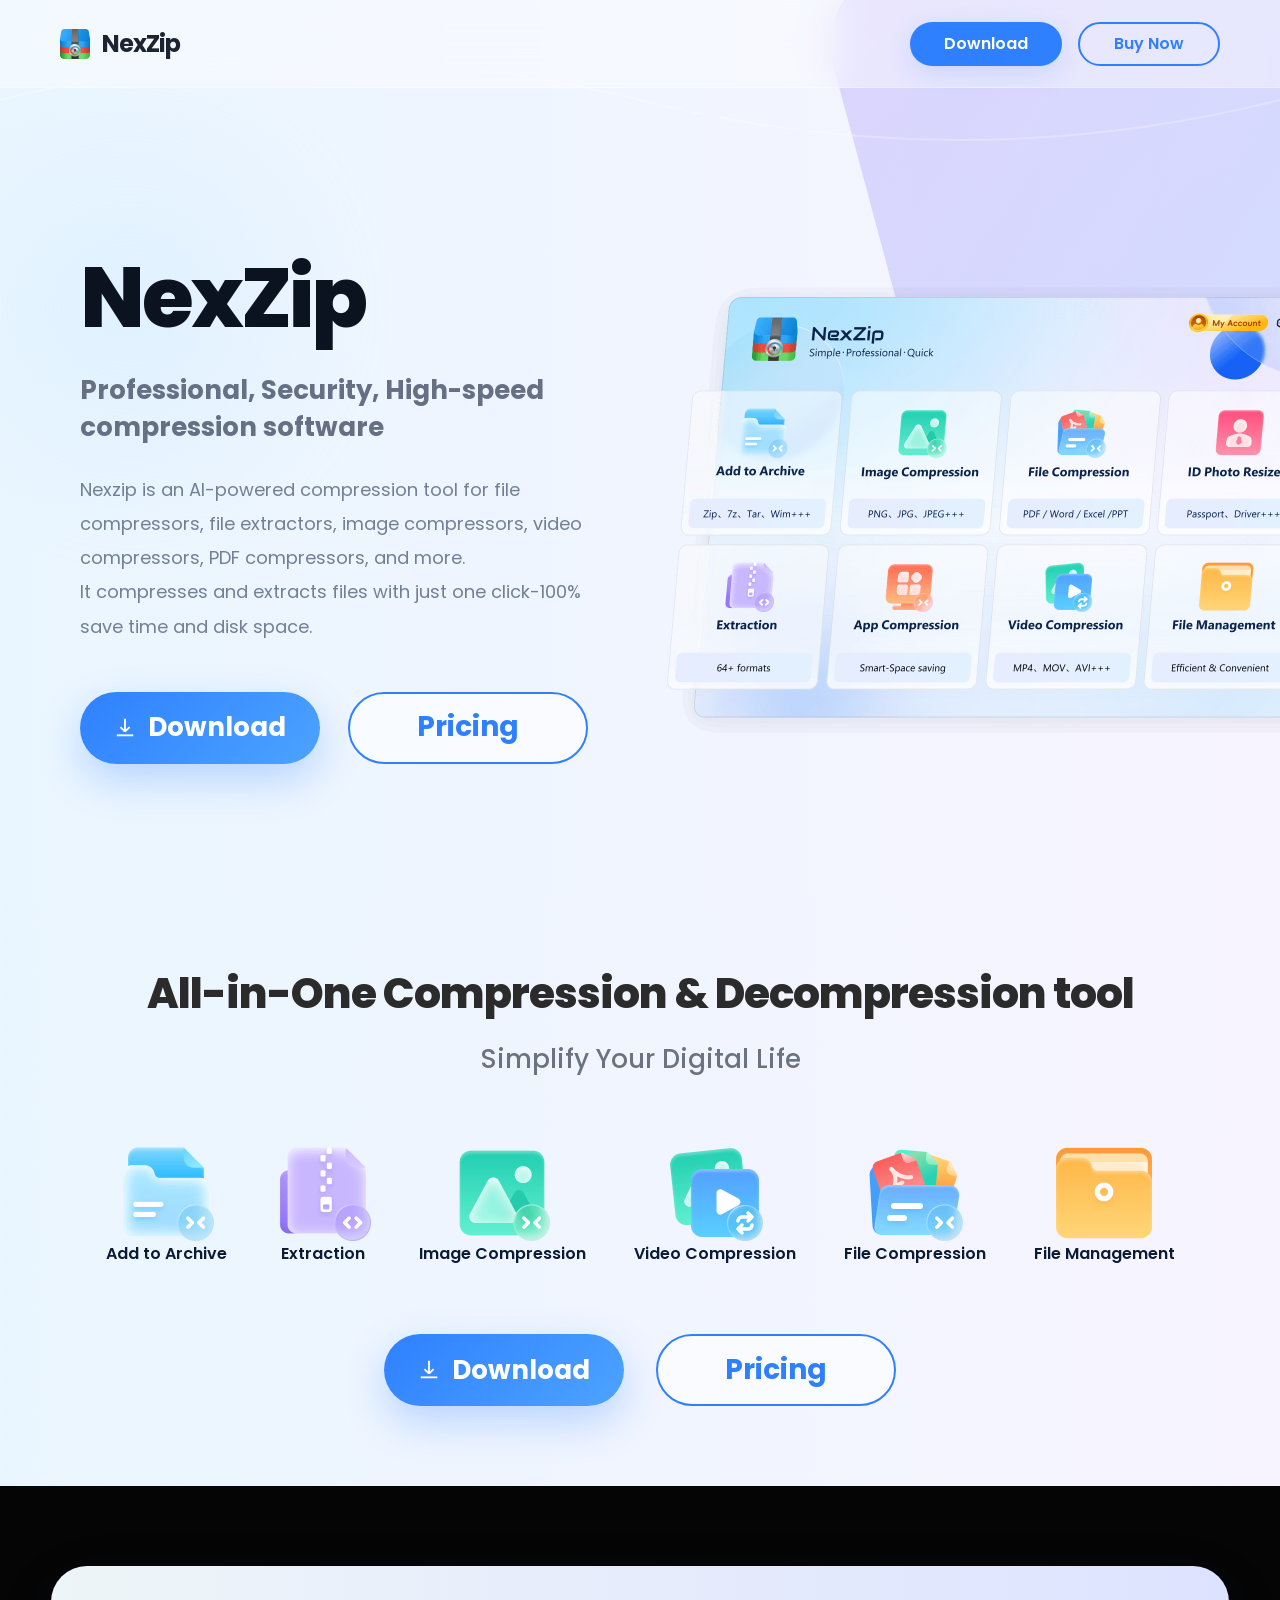
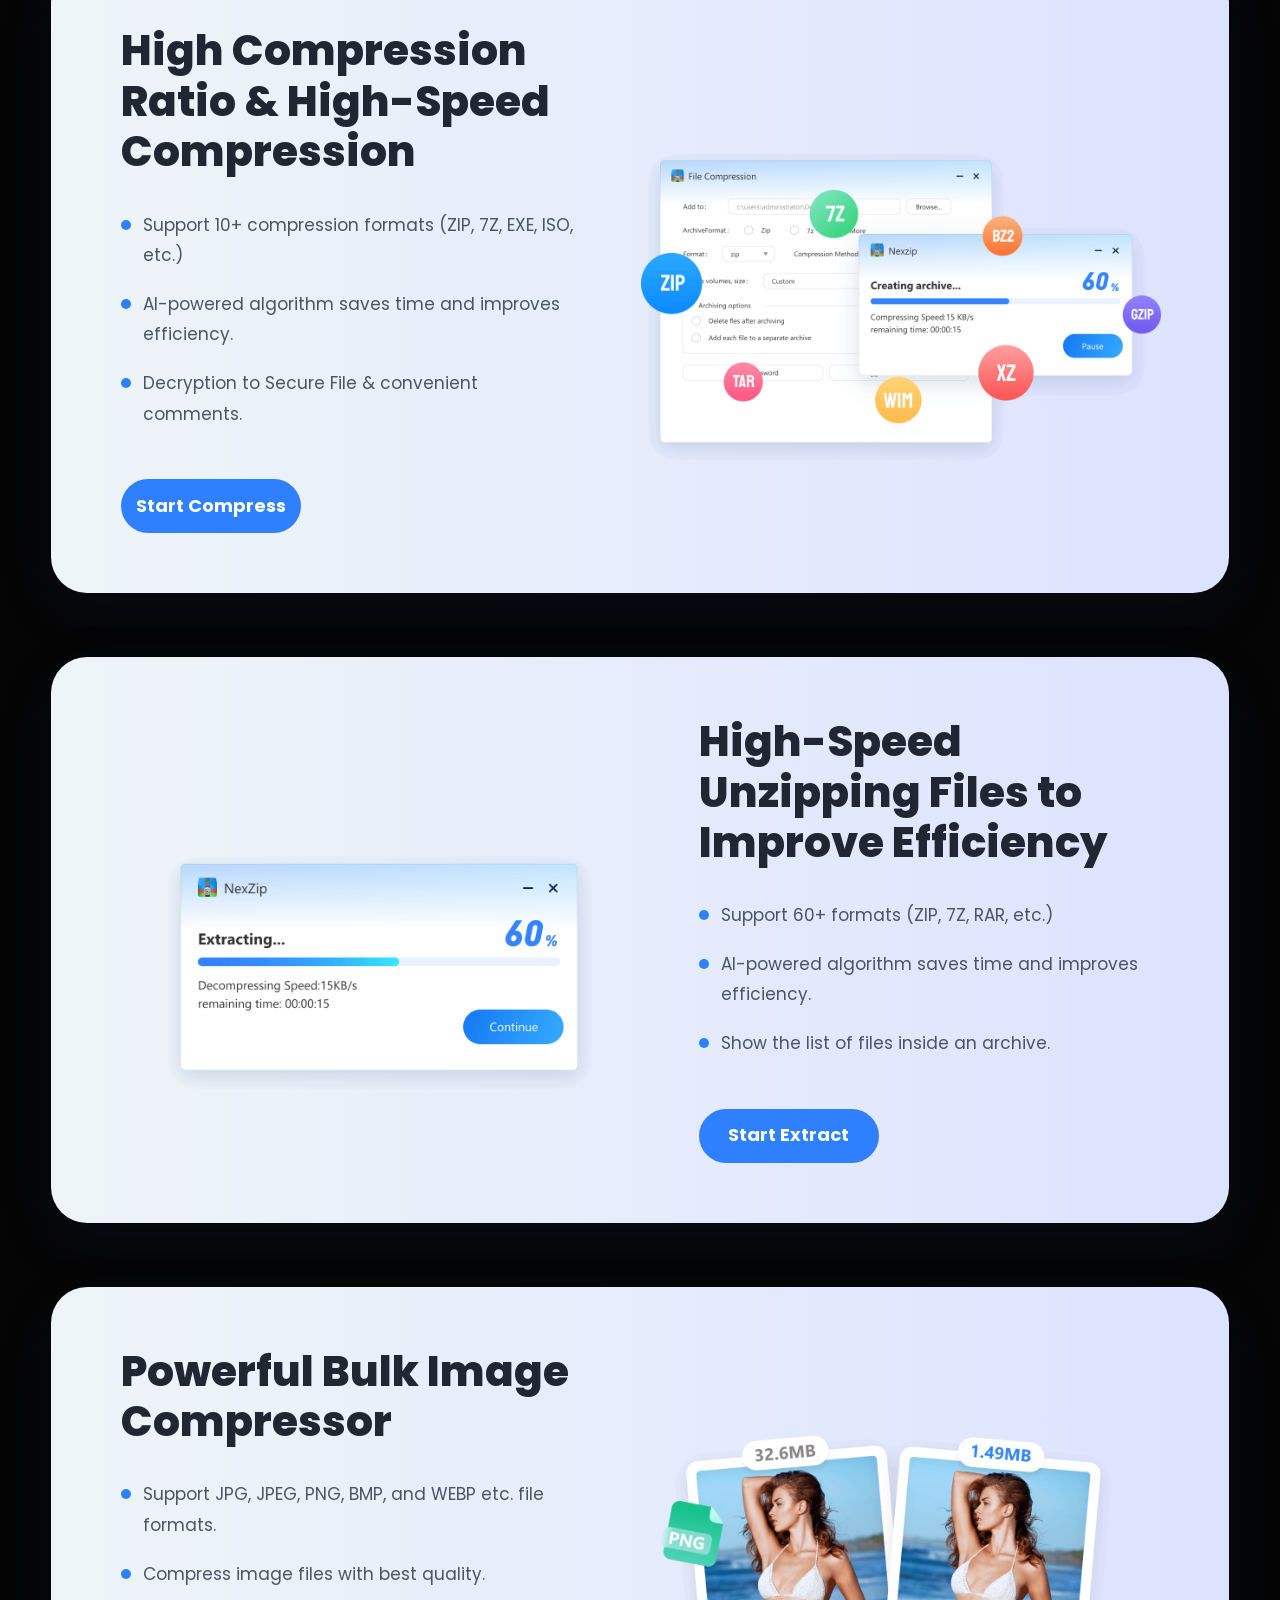
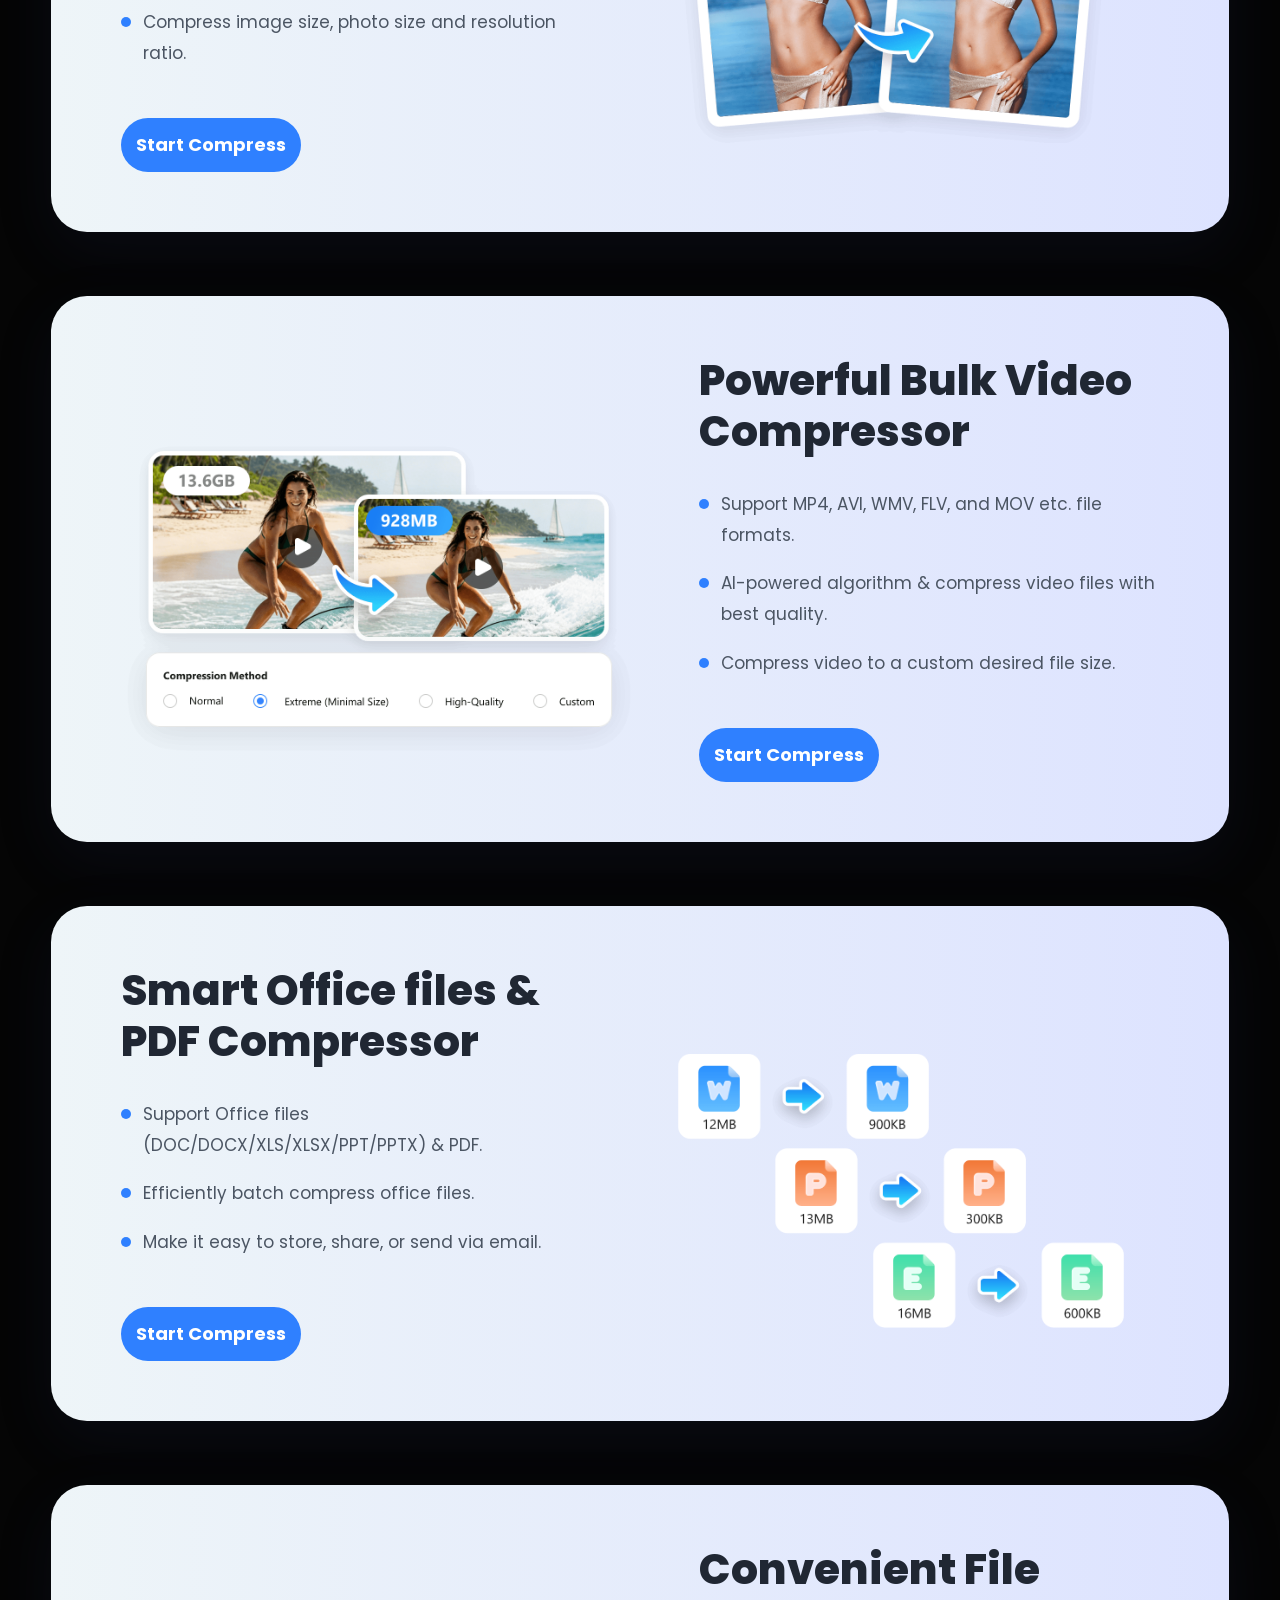
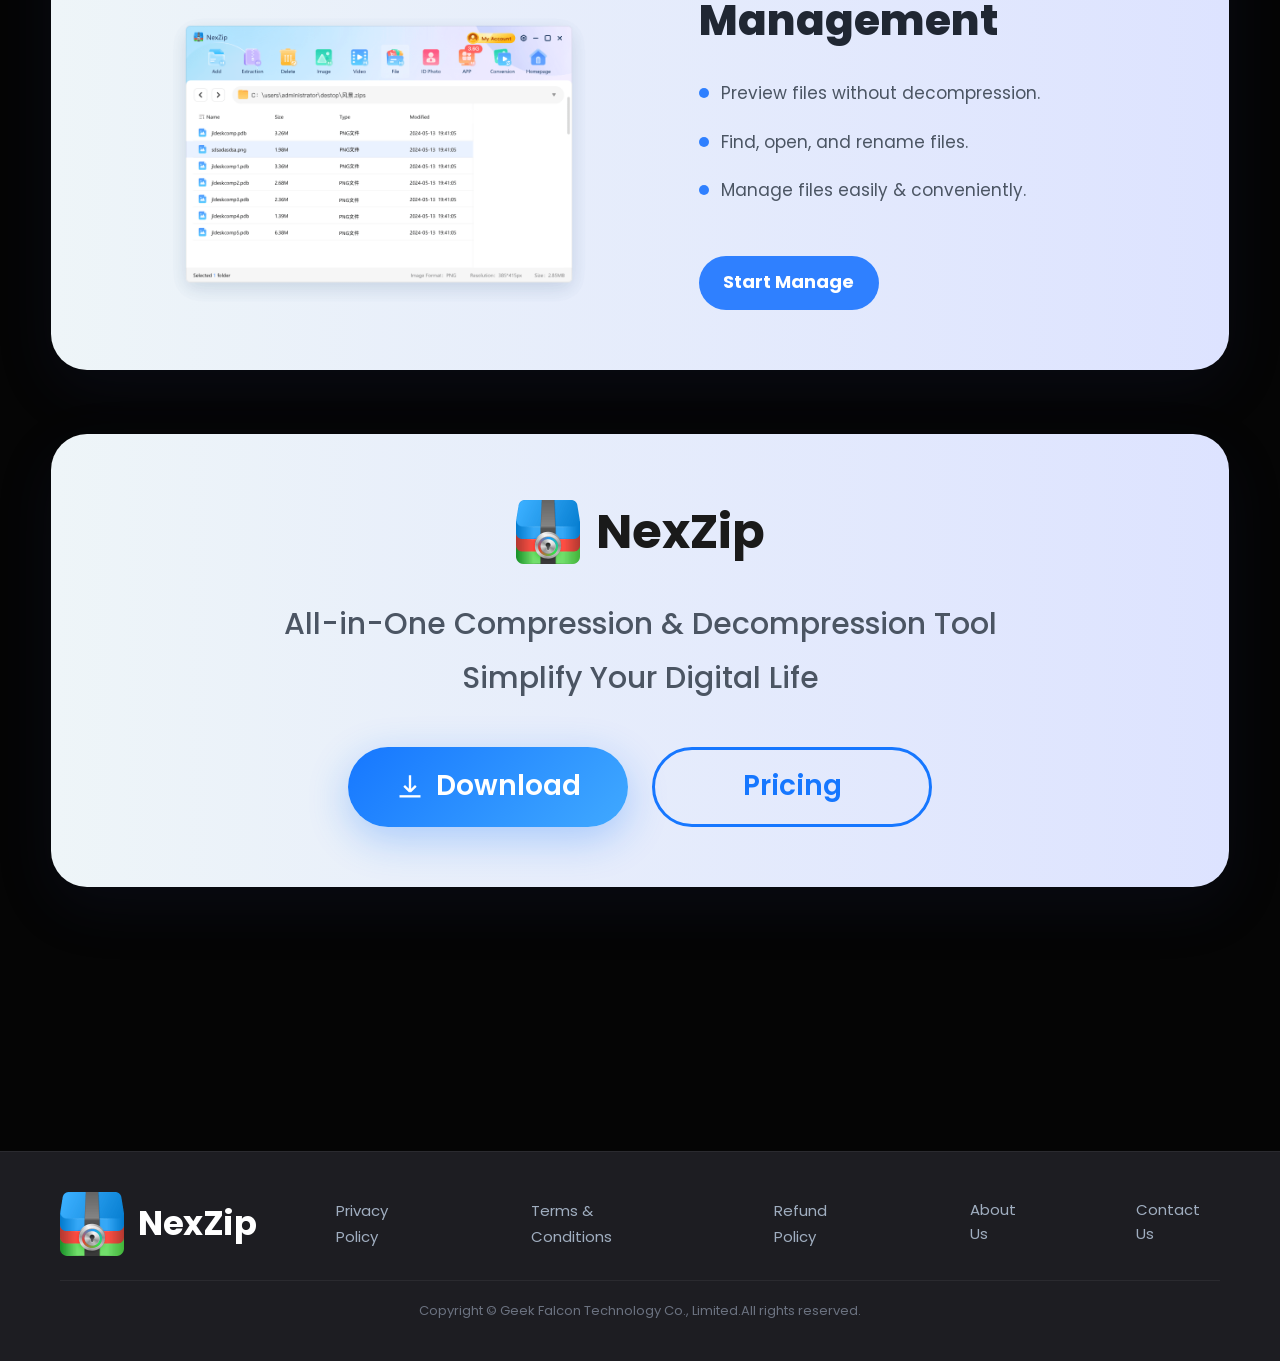
<file: official_website/index.html>
<!DOCTYPE html>
<html lang="en">
<head>
    <meta charset="UTF-8">
    <meta name="viewport" content="width=device-width, initial-scale=1.0">
    <title>NexZip - Professional Compression Software</title>
    <link rel="preconnect" href="https://fonts.googleapis.com">
    <link rel="preconnect" href="https://fonts.gstatic.com" crossorigin>
    <link href="https://fonts.googleapis.com/css2?family=Poppins:wght@400;500;600;700;800&display=swap" rel="stylesheet">
    <link rel="stylesheet" href="styles.css">
</head>
<body>
    <!-- Page Background Decorations -->
    <div class="page-bg">
        <div class="bg-gradient"></div>
        <div class="bg-blob-left"></div>
        <div class="bg-blob-right"></div>
        <svg class="bg-curve" viewBox="0 0 1920 200" preserveAspectRatio="none">
            <path d="M0,100 Q480,20 960,100 T1920,100" fill="none" stroke="rgba(255,255,255,0.5)" stroke-width="2"/>
        </svg>
    </div>

    <!-- Header Navigation -->
    <header class="header">
        <div class="header-container">
            <a href="#" class="logo">
                <img src="images/logo.png" alt="NexZip Logo" class="logo-image">
                <span class="logo-text">NexZip</span>
            </a>
            <nav class="nav-buttons">
                <a href="#" class="btn btn-primary">Download</a>
                <a href="pricing.html" class="btn btn-outline">Buy Now</a>
            </nav>
        </div>
    </header>

    <!-- Main Banner Section -->
    <section class="banner">
        <div class="banner-container">
            <!-- Left Content Area -->
            <div class="banner-content">
                <h1 class="main-title">NexZip</h1>
                <p class="subtitle">Professional, Security, High-speed compression software</p>
                <p class="description">
                    Nexzip is an AI-powered compression tool for file compressors, file extractors, image compressors, video compressors, PDF compressors, and more.<br>
                    It compresses and extracts files with just one click-100% save time and disk space.
                </p>
                <div class="banner-buttons">
                    <a href="#" class="btn btn-download">
                        <svg class="btn-icon" viewBox="0 0 24 24" fill="none" stroke="currentColor" stroke-width="2">
                            <path d="M12 2L12 16M12 16L7 11M12 16L17 11"/>
                            <path d="M3 20H21"/>
                        </svg>
                        <span>Download</span>
                    </a>
                    <a href="pricing.html" class="btn btn-pricing">Pricing</a>
                </div>
            </div>

            <!-- Right Product Preview Area -->
            <img src="images/nexzip_panel.png" alt="NexZip Panel" width="760" height="502" class="panel-image">
        </div>
    </section>

    <!-- Function Navigation Area -->
    <section class="function-nav">
        <div class="function-nav-container">
            <!-- Section Title -->
            <div class="function-title-area">
                <h2 class="function-main-title">All-in-One Compression & Decompression tool</h2>
                <p class="function-subtitle">Simplify Your Digital Life</p>
            </div>

            <!-- Function Icon Navigation -->
            <div class="function-icons">
                <div class="function-icon-item">
                    <img src="images/add_to_archive.png" alt="Add to Archive" width="96" height="96" class="tool-icon-img">
                    <span class="tool-icon-label">Add to Archive</span>
                </div>
                <div class="function-icon-item">
                    <img src="images/extraction.png" alt="Extraction" width="96" height="96" class="tool-icon-img">
                    <span class="tool-icon-label">Extraction</span>
                </div>
                <div class="function-icon-item">
                    <img src="images/image_compression.png" alt="Video Compression" width="96" height="96" class="tool-icon-img">
                    <span class="tool-icon-label">Image Compression</span>
                </div>
                <div class="function-icon-item">
                    <img src="images/video_compression.png" alt="Video Compression" width="96" height="96" class="tool-icon-img">
                    <span class="tool-icon-label">Video Compression</span>
                </div>
                <div class="function-icon-item">
                    <img src="images/file_compression.png" alt="File Compression" width="96" height="96" class="tool-icon-img">
                    <span class="tool-icon-label">File Compression</span>
                </div>
                <div class="function-icon-item">
                    <img src="images/file_management.png" alt="File Management" width="96" height="96" class="tool-icon-img">
                    <span class="tool-icon-label">File Management</span>
                </div>
            </div>

            <!-- CTA Buttons -->
            <div class="function-cta">
                <a href="#" class="btn btn-download">
                    <svg class="btn-icon" viewBox="0 0 24 24" fill="none" stroke="currentColor" stroke-width="2">
                        <path d="M12 2L12 16M12 16L7 11M12 16L17 11"/>
                        <path d="M3 20H21"/>
                    </svg>
                    <span>Download</span>
                </a>
                <a href="pricing.html" class="btn btn-pricing">Pricing</a>
            </div>
        </div>
    </section>

    <!-- Feature Detail Cards Section -->
    <section class="feature-details">
        <!-- Feature Card 1: Compression -->
        <div class="feature-detail-card" data-animate>
            <div class="feature-detail-content">
                <h3 class="feature-detail-title">High Compression Ratio & High-Speed Compression</h3>
                <ul class="feature-detail-list">
                    <li class="feature-detail-item">
                        <span class="feature-dot"></span>
                        <span>Support 10+ compression formats (ZIP, 7Z, EXE, ISO, etc.)</span>
                    </li>
                    <li class="feature-detail-item">
                        <span class="feature-dot"></span>
                        <span>AI-powered algorithm saves time and improves efficiency.</span>
                    </li>
                    <li class="feature-detail-item">
                        <span class="feature-dot"></span>
                        <span>Decryption to Secure File & convenient comments.</span>
                    </li>
                </ul>
                <a href="#" class="feature-detail-btn">Start Compress</a>
            </div>
            <div class="feature-detail-visual">
                <img src="images/ratio.png" alt="Compression Ratio" width="600" height="362" class="feature-preview-img">
            </div>
        </div>

        <!-- Feature Card 2: Extraction -->
        <div class="feature-detail-card reverse" data-animate>
            <div class="feature-detail-content">
                <h3 class="feature-detail-title">High-Speed Unzipping Files to Improve Efficiency</h3>
                <ul class="feature-detail-list">
                    <li class="feature-detail-item">
                        <span class="feature-dot"></span>
                        <span>Support 60+ formats (ZIP, 7Z, RAR, etc.)</span>
                    </li>
                    <li class="feature-detail-item">
                        <span class="feature-dot"></span>
                        <span>AI-powered algorithm saves time and improves efficiency.</span>
                    </li>
                    <li class="feature-detail-item">
                        <span class="feature-dot"></span>
                        <span>Show the list of files inside an archive.</span>
                    </li>
                </ul>
                <a href="#" class="feature-detail-btn">Start Extract</a>
            </div>
            <div class="feature-detail-visual">
                <img src="images/speed.png" alt="High Speed" width="600" height="362" class="feature-preview-img">
            </div>
        </div>

        <!-- Feature Card 3: Image Compression -->
        <div class="feature-detail-card" data-animate>
            <div class="feature-detail-content">
                <h3 class="feature-detail-title">Powerful Bulk Image Compressor</h3>
                <ul class="feature-detail-list">
                    <li class="feature-detail-item">
                        <span class="feature-dot"></span>
                        <span>Support JPG, JPEG, PNG, BMP, and WEBP etc. file formats.</span>
                    </li>
                    <li class="feature-detail-item">
                        <span class="feature-dot"></span>
                        <span>Compress image files with best quality.</span>
                    </li>
                    <li class="feature-detail-item">
                        <span class="feature-dot"></span>
                        <span>Compress image size, photo size and resolution ratio.</span>
                    </li>
                </ul>
                <a href="#" class="feature-detail-btn">Start Compress</a>
            </div>
            <div class="feature-detail-visual">
                <img src="images/image.png" alt="Image Compression" width="600" height="362" class="feature-preview-img">
            </div>
        </div>

        <!-- Feature Card 4: Video Compression -->
        <div class="feature-detail-card reverse" data-animate>
            <div class="feature-detail-content">
                <h3 class="feature-detail-title">Powerful Bulk Video Compressor</h3>
                <ul class="feature-detail-list">
                    <li class="feature-detail-item">
                        <span class="feature-dot"></span>
                        <span>Support MP4, AVI, WMV, FLV, and MOV etc. file formats.</span>
                    </li>
                    <li class="feature-detail-item">
                        <span class="feature-dot"></span>
                        <span>AI-powered algorithm & compress video files with best quality.</span>
                    </li>
                    <li class="feature-detail-item">
                        <span class="feature-dot"></span>
                        <span>Compress video to a custom desired file size.</span>
                    </li>
                </ul>
                <a href="#" class="feature-detail-btn">Start Compress</a>
            </div>
            <div class="feature-detail-visual">
                <img src="images/video.png" alt="Video Compression" width="600" height="362" class="feature-preview-img">
            </div>
        </div>

        <!-- Feature Card 5: Office & PDF Compression -->
        <div class="feature-detail-card" data-animate>
            <div class="feature-detail-content">
                <h3 class="feature-detail-title">Smart Office files & PDF Compressor</h3>
                <ul class="feature-detail-list">
                    <li class="feature-detail-item">
                        <span class="feature-dot"></span>
                        <span>Support Office files (DOC/DOCX/XLS/XLSX/PPT/PPTX) & PDF.</span>
                    </li>
                    <li class="feature-detail-item">
                        <span class="feature-dot"></span>
                        <span>Efficiently batch compress office files.</span>
                    </li>
                    <li class="feature-detail-item">
                        <span class="feature-dot"></span>
                        <span>Make it easy to store, share, or send via email.</span>
                    </li>
                </ul>
                <a href="#" class="feature-detail-btn">Start Compress</a>
            </div>
            <div class="feature-detail-visual">
                <img src="images/pdf.png" alt="PDF Compression" width="600" height="362" class="feature-preview-img">
            </div>
        </div>

        <!-- Feature Card 6: File Management -->
        <div class="feature-detail-card reverse" data-animate>
            <div class="feature-detail-content">
                <h3 class="feature-detail-title">Convenient File Management</h3>
                <ul class="feature-detail-list">
                    <li class="feature-detail-item">
                        <span class="feature-dot"></span>
                        <span>Preview files without decompression.</span>
                    </li>
                    <li class="feature-detail-item">
                        <span class="feature-dot"></span>
                        <span>Find, open, and rename files.</span>
                    </li>
                    <li class="feature-detail-item">
                        <span class="feature-dot"></span>
                        <span>Manage files easily & conveniently.</span>
                    </li>
                </ul>
                <a href="#" class="feature-detail-btn">Start Manage</a>
            </div>
            <div class="feature-detail-visual">
                <img src="images/management.png" alt="File Management" width="514" height="365" class="feature-preview-img">
            </div>
        </div>

        <div class="feature-detail-card reverse" data-animate>
            <div class="brand-cta-container">
                <!-- Brand Logo Area -->
                <div class="brand-logo-area">
                    <div class="brand-logo-icon">
                        <img src="images/logo_big.png" alt="NexZip Logo" class="logo-image-big" width="64" height="64">
                    </div>
                    <span class="brand-logo-text">NexZip</span>
                </div>

                <!-- Slogan Area -->
                <div class="brand-slogan">
                    <p class="slogan-line">All-in-One Compression & Decompression Tool</p>
                    <p class="slogan-line">Simplify Your Digital Life</p>
                </div>

                <!-- Button Group -->
                <div class="brand-buttons">
                    <a href="#" class="brand-btn-primary">
                        <svg class="brand-btn-icon" viewBox="0 0 24 24" fill="none" stroke="currentColor" stroke-width="2">
                            <path d="M12 2L12 16M12 16L7 11M12 16L17 11"/>
                            <path d="M3 20H21"/>
                        </svg>
                        <span>Download</span>
                    </a>
                    <a href="pricing.html" class="brand-btn-outline">Pricing</a>
                </div>
            </div>
        </div>
    </section>



    <!-- Footer -->
    <footer class="site-footer">
        <div class="footer-inner">
            <div class="footer-main">
                <div class="footer-brand">
                    <img src="images/logo_big.png" alt="NexZip Logo" class="logo-image-big" width="64" height="64">
                    <span class="footer-brand-name">NexZip</span>
                </div>
                <nav class="footer-nav">
                    <a href="privacy-policy.html" target="_blank"><span class="footer-nav-link">Privacy Policy</span></a>
                    <a href="terms.html" target="_blank"><span class="footer-nav-link">Terms & Conditions</span></a>
                    <a href="refund-policy.html" target="_blank"><span class="footer-nav-link">Refund Policy</span></a>
                    <a href="about.html" class="footer-nav-link" style="text-decoration: none;">About Us</a>
                    <a href="contact.html" class="footer-nav-link" style="text-decoration: none;">Contact Us</a>
                </nav>
            </div>
            <div class="footer-bottom">
                <p class="footer-copyright">Copyright © Geek Falcon Technology Co., Limited.All rights reserved.</p>
            </div>
        </div>
    </footer>

    <script src="script.js"></script>
</body>
</html>
</file>
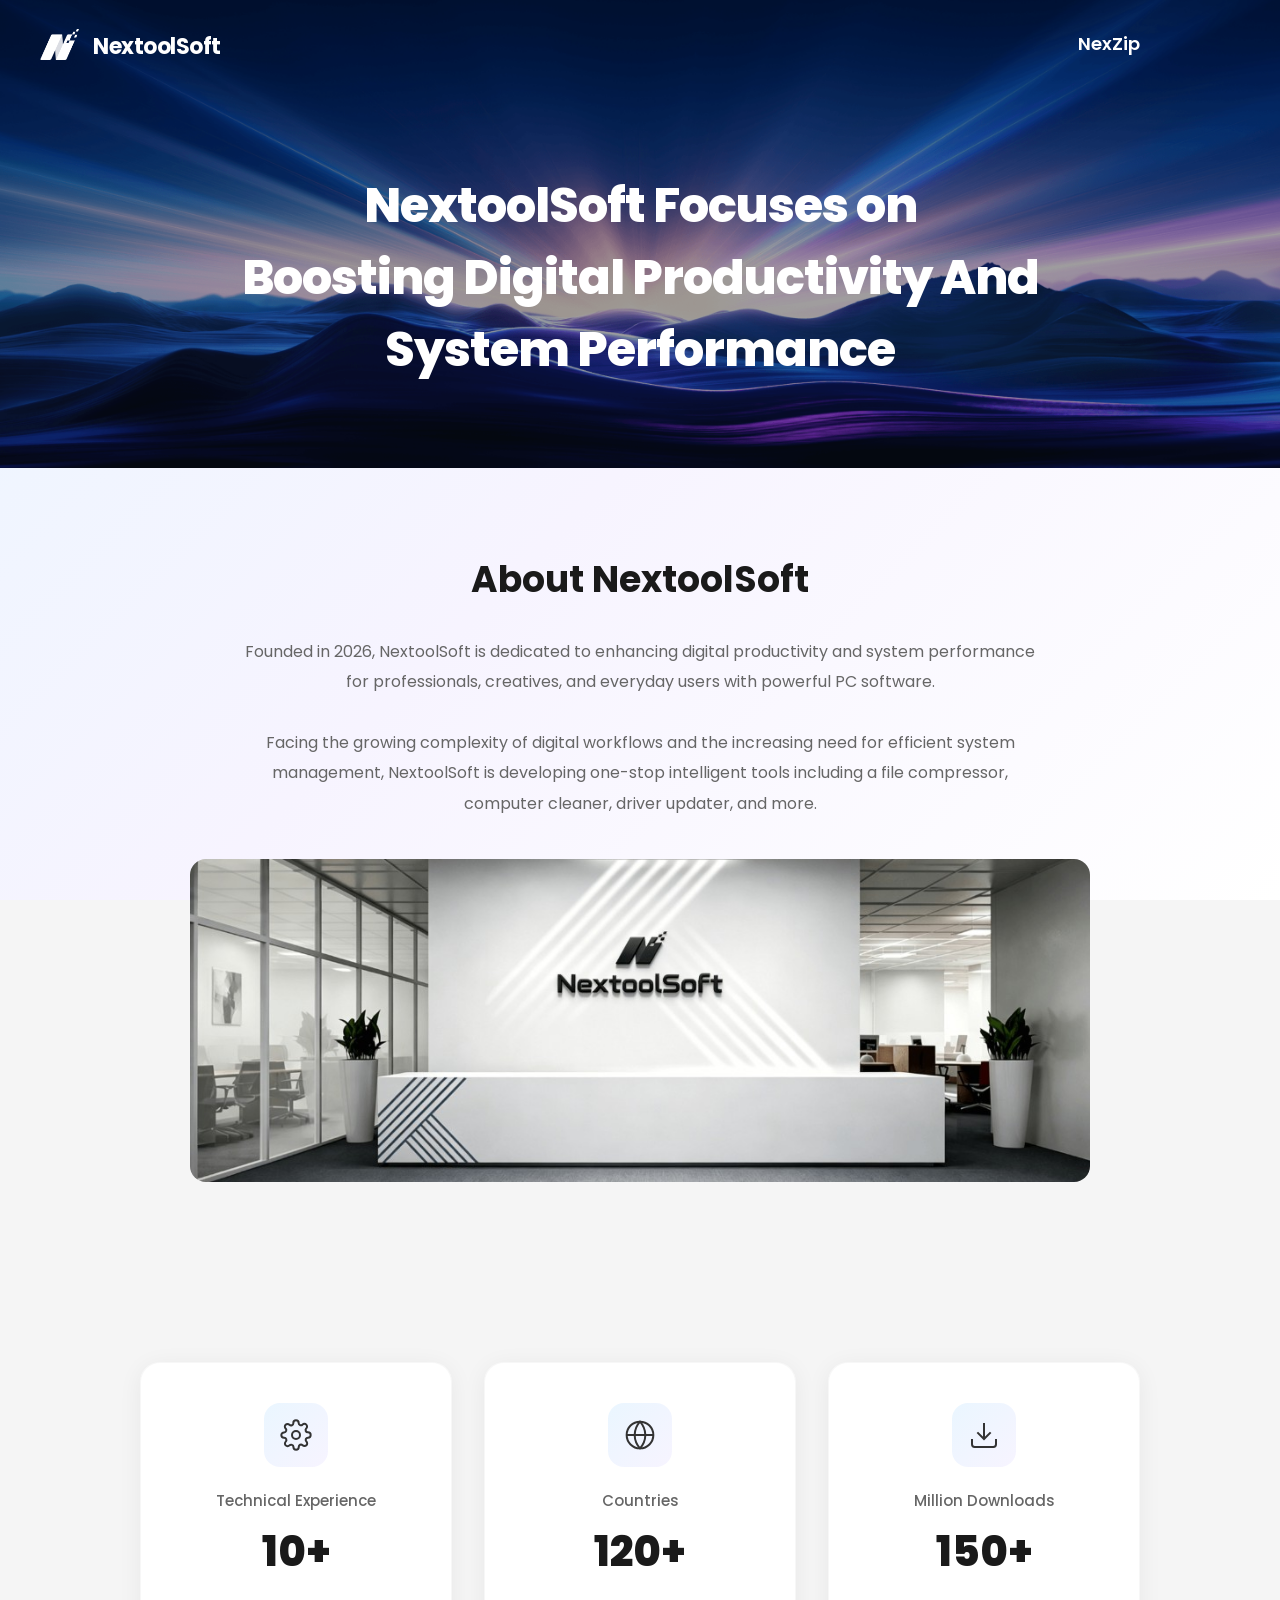
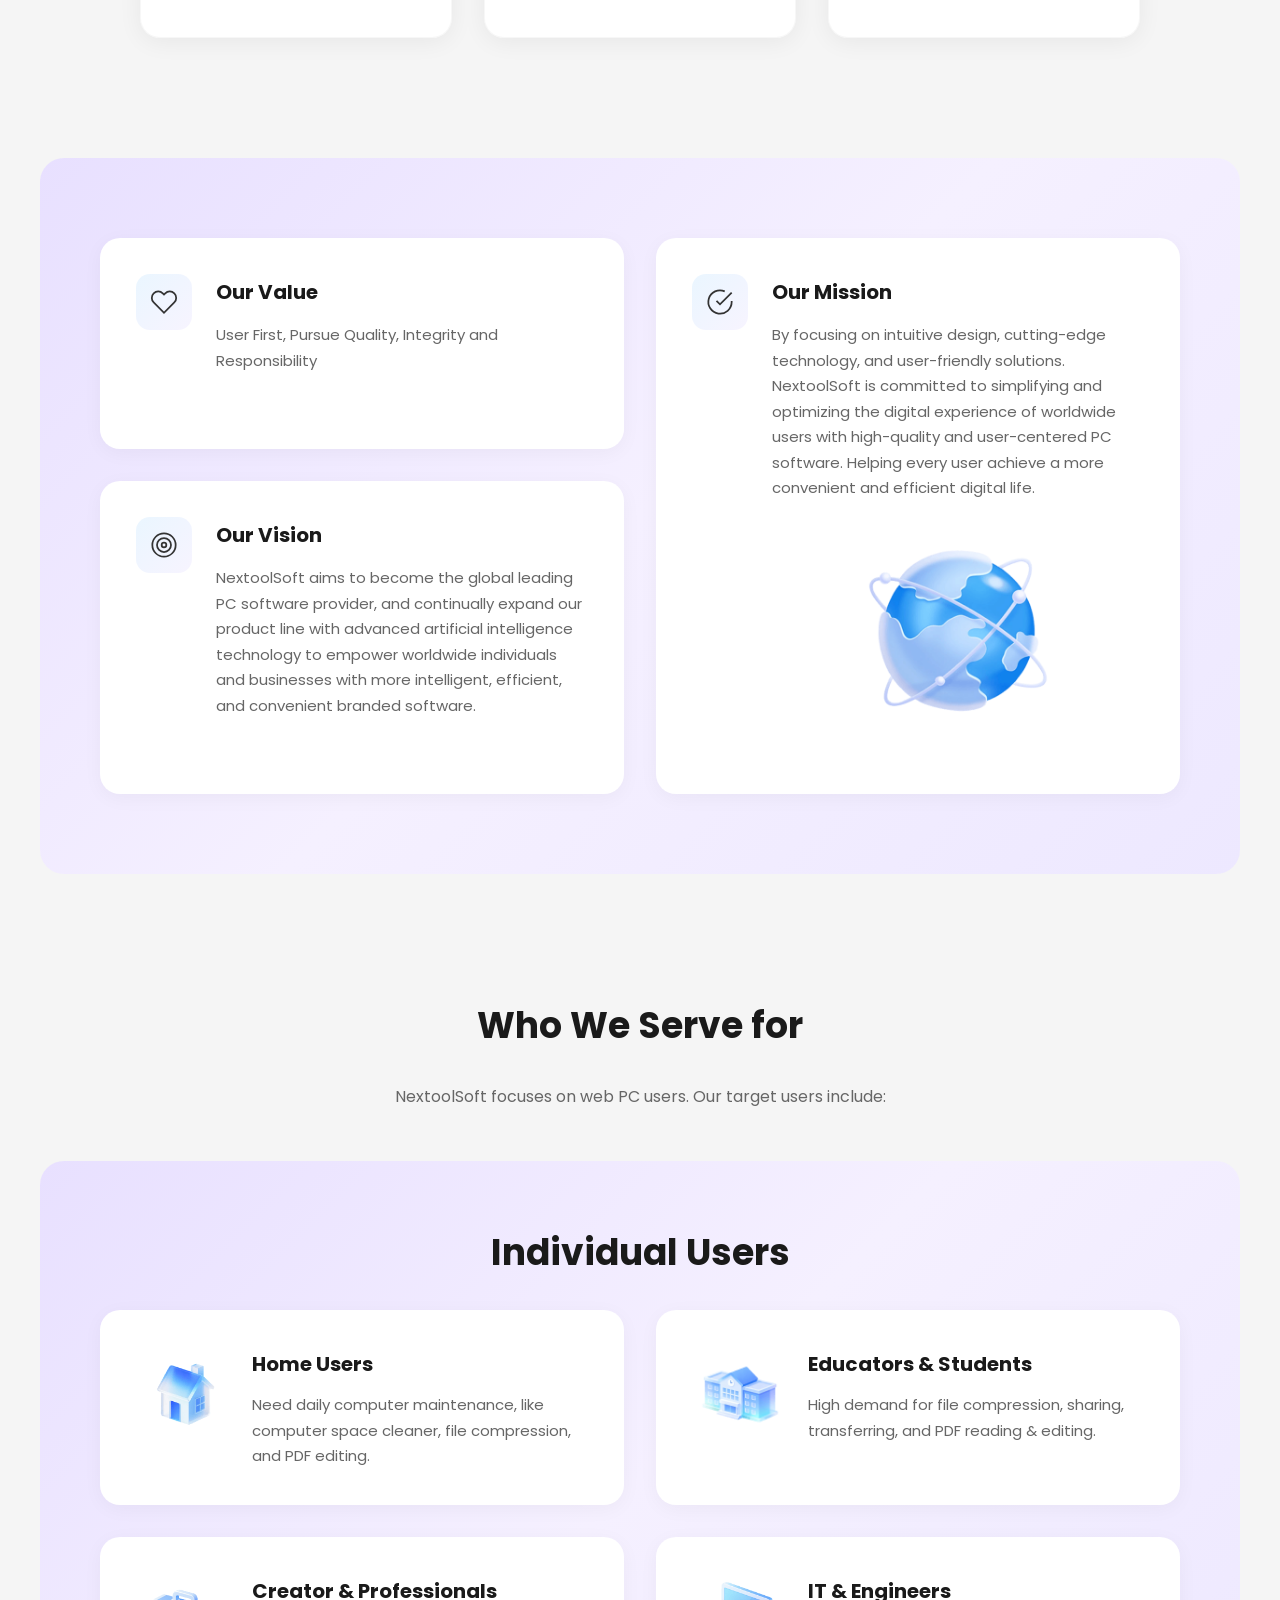
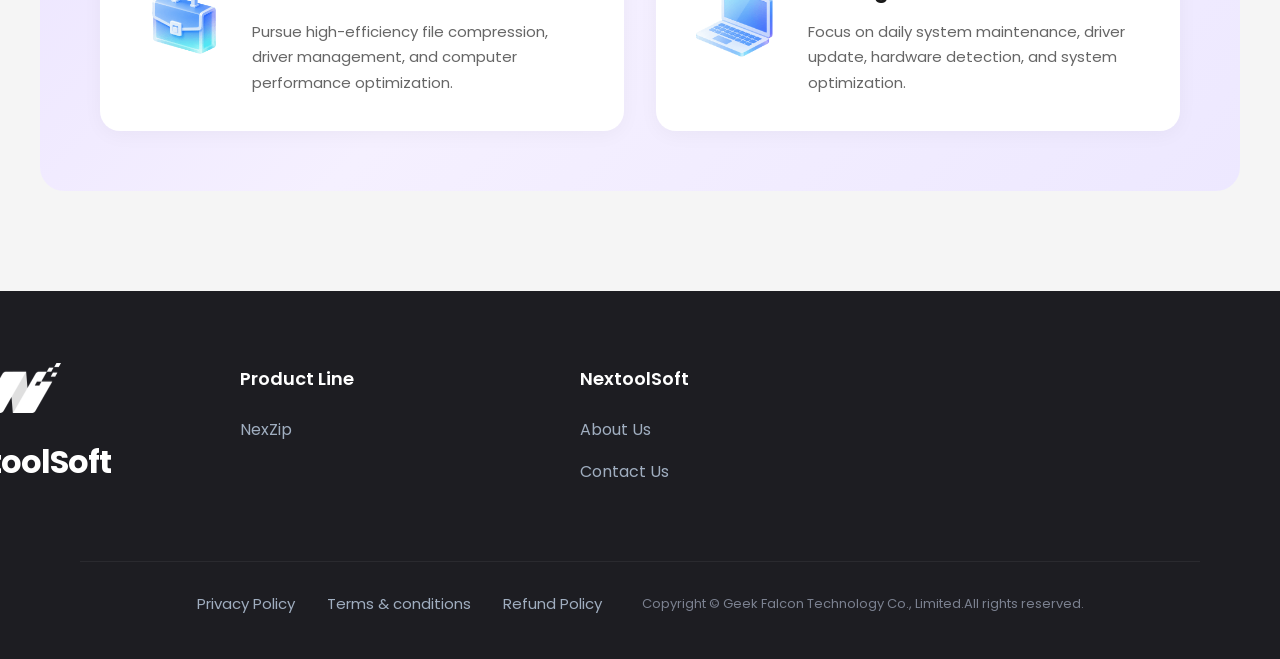
<file: official_website/about.html>
<!DOCTYPE html>
<html lang="en">
<head>
    <meta charset="UTF-8">
    <meta name="viewport" content="width=device-width, initial-scale=1.0">
    <title>About Us - NextoolSoft</title>
    <link rel="preconnect" href="https://fonts.googleapis.com">
    <link rel="preconnect" href="https://fonts.gstatic.com" crossorigin>
    <link href="https://fonts.googleapis.com/css2?family=Poppins:wght@400;500;600;700&display=swap" rel="stylesheet">
    <style>
        * {
            margin: 0;
            padding: 0;
            box-sizing: border-box;
        }
        body {
            font-family: 'Poppins', -apple-system, BlinkMacSystemFont, "Segoe UI", Roboto, "Helvetica Neue", Arial, sans-serif;
            line-height: 1.8;
            color: #333;
            background-color: #f5f5f5;
            min-height: 100vh;
        }

        /* Page Background with Gradient */
        .page-bg {
            position: fixed;
            top: 0;
            left: 0;
            width: 100%;
            height: 100%;
            z-index: -1;
            background: linear-gradient(135deg, #EAF6FF 0%, #F7F4FF 50%, #FFFFFF 100%);
        }

        /* Decorative Gradient Circles */
        .decorative-circle {
            display: none;
        }
        .decorative-circle.left {
            display: none;
        }
        .decorative-circle.right {
            display: none;
        }

        /* Hero Wrapper - Shared Background */
        .hero-wrapper {
            position: relative;
            background: url('images/background.png') no-repeat center center;
            background-size: cover;
        }

        /* Header Styles */
        .header {
            height: 88px;
            display: flex;
            align-items: center;
            justify-content: space-between;
            padding: 0 64px;
            position: relative;
            z-index: 10;
            background: transparent;
        }
        .header-logo {
            position: absolute;
            left: calc(50% - 600px);
            display: flex;
            align-items: center;
            gap: 14px;
            text-decoration: none;
            color: white;
        }
        .logo-placeholder {
            width: 34px;
            height: 34px;
            border-radius: 6px;
            background: #D9D9D9;
        }
        .header-brand {
            font-size: 22px;
            font-weight: 700;
            color: white;
            letter-spacing: -0.5px;
            padding-top: 5px;
        }
        .header-nav {
            position: absolute;
            right: calc(50% - 500px);
            font-size: 18px;
            font-weight: 600;
            color: white;
            cursor: pointer;
            transition: opacity 0.25s;
        }
        .header-nav:hover {
            opacity: 0.75;
        }

        /* Hero Banner */
        .hero-banner {
            position: relative;
            width: 100%;
            height: 380px;
            background: transparent;
            display: flex;
            align-items: center;
            justify-content: center;
            overflow: hidden;
        }
        .hero-banner::before {
            display: none;
        }
        .hero-banner::after {
            display: none;
        }
        .hero-content {
            position: relative;
            z-index: 2;
            text-align: center;
            padding: 0 24px;
        }
        .hero-title {
            font-size: 48px;
            font-weight: 800;
            color: white;
            letter-spacing: -1px;
            line-height: 1.5;
            max-width: 900px;
            opacity: 0;
            transform: translateY(30px);
            animation: fadeInUp 0.8s ease forwards;
        }

        /* Main Content Container */
        .main-content {
            max-width: 1200px;
            margin: 0 auto;
            padding: 0 24px;
        }

        /* About Section */
        .about-section {
            padding: 80px 0;
            text-align: center;
        }
        .section-title {
            font-size: 36px;
            font-weight: 700;
            color: #1a1a1a;
            margin-bottom: 24px;
            opacity: 0;
            transform: translateY(30px);
            transition: opacity 0.8s ease, transform 0.8s ease;
        }
        .section-title.visible {
            opacity: 1;
            transform: translateY(0);
        }
        .section-intro {
            font-size: 16px;
            color: #666;
            line-height: 1.9;
            max-width: 800px;
            margin: 0 auto 40px;
            opacity: 0;
            transform: translateY(30px);
            transition: opacity 0.8s ease, transform 0.8s ease;
        }
        .section-intro.visible {
            opacity: 1;
            transform: translateY(0);
        }

        /* Brand Image */
        .brand-image-container {
            width: 100%;
            margin: 40px 0;
        }
        .brand-image-wrapper {
            width: 100%;
            max-width: 900px;
            margin: 0 auto;
            border-radius: 16px;
            overflow: hidden;
        }
        .brand-image {
            width: 100%;
            height: auto;
            display: block;
        }
        .brand-image-placeholder,
        .brand-image-placeholder::before,
        .image-placeholder-icon,
        .image-placeholder-text {
            display: none !important;
        }

        /* Stats Section */
        .stats-section {
            padding: 60px 0 80px;
        }
        .stats-grid {
            display: grid;
            grid-template-columns: repeat(3, 1fr);
            gap: 32px;
            max-width: 1000px;
            margin: 0 auto;
        }
        .stat-card {
            background: rgba(255, 255, 255, 0.95);
            border-radius: 20px;
            padding: 40px 24px;
            text-align: center;
            box-shadow: 0 4px 24px rgba(0, 0, 0, 0.06);
            border: 1px solid rgba(200, 200, 200, 0.15);
            opacity: 0;
            transform: translateY(40px);
            transition: opacity 0.8s ease, transform 0.8s ease, box-shadow 0.3s ease;
        }
        .stat-card.visible {
            opacity: 1;
            transform: translateY(0);
        }
        .stat-card:hover {
            transform: translateY(-8px);
            box-shadow: 0 12px 40px rgba(0, 0, 0, 0.1);
        }
        .stat-card:nth-child(2) { transition-delay: 0.15s; }
        .stat-card:nth-child(3) { transition-delay: 0.3s; }
        .stat-icon {
            width: 64px;
            height: 64px;
            margin: 0 auto 20px;
            background: linear-gradient(135deg, #EAF6FF, #F7F4FF);
            border-radius: 16px;
            display: flex;
            align-items: center;
            justify-content: center;
        }
        .stat-icon svg {
            width: 32px;
            height: 32px;
        }
        .stat-number {
            font-size: 42px;
            font-weight: 800;
            color: #1a1a1a;
            margin-bottom: 8px;
        }
        .stat-label {
            font-size: 15px;
            color: #666;
            font-weight: 500;
        }

        /* Values Section */
        .values-section {
            padding: 40px 0 80px;
        }
        .values-container {
            background: linear-gradient(135deg, #E8E0FF 0%, #F5F0FF 50%, #EDE8FF 100%);
            border-radius: 24px;
            padding: 80px 60px;
            max-width: 1200px;
            margin: 0 auto;
        }
        .values-grid {
            display: grid;
            grid-template-columns: 1fr 1fr;
            gap: 32px;
        }
        .value-card {
            background: white;
            border-radius: 20px;
            padding: 36px;
            display: flex;
            align-items: flex-start;
            gap: 24px;
            box-shadow: 0 4px 20px rgba(0, 0, 0, 0.04);
            opacity: 0;
            transform: translateY(40px);
            transition: opacity 0.8s ease, transform 0.8s ease, box-shadow 0.3s ease;
        }
        .value-card.visible {
            opacity: 1;
            transform: translateY(0);
        }
        .value-card:hover {
            transform: translateY(-6px);
            box-shadow: 0 12px 36px rgba(0, 0, 0, 0.08);
        }
        /* Our Mission spans full height on right side */
        .value-card:nth-child(2) {
            grid-row: span 2;
            transition-delay: 0.1s;
        }
        .value-card:nth-child(1) { transition-delay: 0.05s; }
        .value-card:nth-child(3) { transition-delay: 0.2s; }
        .value-icon {
            width: 56px;
            height: 56px;
            min-width: 56px;
            background: linear-gradient(135deg, #EAF6FF, #F7F4FF);
            border-radius: 14px;
            display: flex;
            align-items: center;
            justify-content: center;
        }
        .value-icon svg {
            width: 28px;
            height: 28px;
        }
        .value-content h3 {
            font-size: 20px;
            font-weight: 700;
            color: #1a1a1a;
            margin-bottom: 12px;
        }
        .value-content p {
            font-size: 15px;
            color: #666;
            line-height: 1.7;
        }
        .value-card-mission .value-content,
        .value-card-partner .value-content,
        .value-card-target .value-content {
            display: flex;
            flex-direction: column;
            height: 100%;
        }
        .value-card-mission .value-content p,
        .value-card-partner .value-content p,
        .value-card-target .value-content p {
            flex: 1;
        }
        .value-image {
            margin-top: 24px;
            text-align: center;
        }
        .value-image img {
            max-width: 100%;
            height: auto;
            border-radius: 12px;
        }
        .value-image-small img {
            max-width: 20%;
        }
        .value-image-medium img {
            max-width: 60%;
        }

        /* Users Section */
        .users-section {
            padding: 40px 0 100px;
        }
        .users-header {
            text-align: center;
            margin-bottom: 50px;
        }
        .users-header p {
            font-size: 16px;
            color: #666;
            max-width: 600px;
            margin: 16px auto 0;
            opacity: 0;
            transform: translateY(30px);
            transition: opacity 0.8s ease, transform 0.8s ease;
        }
        .users-header p.visible {
            opacity: 1;
            transform: translateY(0);
        }
        .users-container {
            background: linear-gradient(135deg, #E8E0FF 0%, #F5F0FF 50%, #EDE8FF 100%);
            border-radius: 24px;
            padding: 60px;
            max-width: 1200px;
            margin: 0 auto;
        }
        .users-grid {
            display: grid;
            grid-template-columns: repeat(2, 1fr);
            gap: 32px;
        }
        .user-card {
            background: white;
            border-radius: 20px;
            padding: 36px;
            display: flex;
            align-items: flex-start;
            gap: 20px;
            box-shadow: 0 4px 20px rgba(0, 0, 0, 0.04);
            opacity: 0;
            transform: translateY(40px);
            transition: opacity 0.8s ease, transform 0.8s ease, box-shadow 0.3s ease;
        }
        .user-card.visible {
            opacity: 1;
            transform: translateY(0);
        }
        .user-card:hover {
            transform: translateY(-6px);
            box-shadow: 0 12px 36px rgba(0, 0, 0, 0.08);
        }
        .user-card:nth-child(2) { transition-delay: 0.1s; }
        .user-card:nth-child(3) { transition-delay: 0.2s; }
        .user-card:nth-child(4) { transition-delay: 0.3s; }
        .user-icon {
            width: 64px;
            height: 64px;
            min-width: 64px;
            background: linear-gradient(135deg, #EAF6FF, #F7F4FF);
            border-radius: 16px;
            display: flex;
            align-items: center;
            justify-content: center;
        }
        .user-icon svg {
            width: 32px;
            height: 32px;
        }
        .user-content h3 {
            font-size: 20px;
            font-weight: 700;
            color: #1a1a1a;
            margin-bottom: 10px;
        }
        .user-content p {
            font-size: 15px;
            color: #666;
            line-height: 1.7;
        }

        /* Footer Styles */
        .site-footer {
            background: #1D1D22;
            padding: 72px 0 42px;
            position: relative;
        }
        .footer-inner {
            max-width: 1200px;
            margin: 0 auto;
            padding: 0 40px;
        }
        .footer-main {
            display: grid;
            grid-template-columns: auto 1fr 1fr 1fr;
            gap: 60px;
            align-items: flex-start;
            padding-left: 100px;
        }
        .footer-brand {
            display: flex;
            flex-direction: column;
            align-items: flex-start;
            margin-left: -200px;
        }
        .footer-logo-placeholder {
            width: 60px;
            height: 60px;
            background: #D9D9D9;
            border-radius: 4px;
            margin-bottom: 20px;
        }
        .footer-brand-name {
            font-size: 32px;
            font-weight: 700;
            color: white;
            letter-spacing: -1px;
            margin-left: -50px;
        }
        .footer-col h4 {
            font-size: 18px;
            font-weight: 600;
            color: white;
            margin-bottom: 20px;
        }
        .footer-links {
            display: flex;
            flex-direction: column;
            gap: 14px;
        }
        .footer-links span,
        .footer-links a {
            font-size: 16px;
            color: #A0AEC0;
            cursor: pointer;
            transition: color 0.25s;
            display: inline-block;
        }
        .footer-links span:hover,
        .footer-links a:hover {
            color: white;
        }
        .footer-bottom {
            display: flex;
            justify-content: center;
            align-items: center;
            gap: 40px;
            margin-top: 70px;
            padding-top: 28px;
            border-top: 1px solid rgba(255,255,255,.06);
        }
        .footer-legal-links {
            display: flex;
            gap: 32px;
        }
        .footer-legal-links a {
            font-size: 15px;
            color: #A0AEC0;
            cursor: pointer;
            transition: color 0.25s;
            text-decoration: none;
        }
        .footer-legal-links a:hover {
            color: white;
        }
        .footer-copyright {
            font-size: 13px;
            color: #7B8190;
            margin: 0;
        }

        /* Animations */
        @keyframes fadeInUp {
            from {
                opacity: 0;
                transform: translateY(30px);
            }
            to {
                opacity: 1;
                transform: translateY(0);
            }
        }

        /* Responsive */
        @media (max-width: 1024px) {
            .hero-title {
                font-size: 38px;
            }
            .values-container,
            .users-container {
                padding: 40px;
            }
            .values-grid,
            .users-grid {
                grid-template-columns: 1fr;
            }
            .stats-grid {
                grid-template-columns: repeat(3, 1fr);
                gap: 20px;
            }
        }
        @media (max-width: 768px) {
            .hero-banner {
                height: 280px;
            }
            .hero-title {
                font-size: 28px;
            }
            .header {
                padding: 0 24px;
            }
            .about-section {
                padding: 60px 0;
            }
            .section-title {
                font-size: 28px;
            }
            .brand-image-placeholder {
                height: 280px;
            }
            .stats-grid {
                grid-template-columns: 1fr;
                max-width: 360px;
            }
            .stat-card {
                padding: 32px 24px;
            }
            .values-container,
            .users-container {
                padding: 32px 24px;
                border-radius: 20px;
            }
            .value-card,
            .user-card {
                flex-direction: column;
                text-align: center;
            }
            .value-icon,
            .user-icon {
                margin: 0 auto;
            }
            .footer-main {
                grid-template-columns: 1fr 1fr;
                gap: 40px;
            }
            .footer-brand {
                grid-column: span 2;
                flex-direction: row;
                align-items: center;
                gap: 20px;
            }
            .footer-logo-placeholder {
                margin-bottom: 0;
            }
        }
        @media (max-width: 640px) {
            .site-footer {
                padding: 56px 0 36px;
            }
            .footer-inner {
                padding: 0 24px;
            }
            .footer-main {
                grid-template-columns: 1fr;
                gap: 32px;
            }
            .footer-brand {
                grid-column: span 1;
                flex-direction: column;
                align-items: flex-start;
            }
            .footer-col-empty {
                display: none;
            }
            .footer-bottom {
                flex-direction: column;
                gap: 20px;
                align-items: flex-start;
            }
            .footer-legal-links {
                flex-wrap: wrap;
                gap: 16px 24px;
            }
            .decorative-circle.left {
                width: 300px;
                height: 300px;
                left: -100px;
            }
            .decorative-circle.right {
                width: 280px;
                height: 280px;
                right: -80px;
            }
        }
    </style>
</head>
<body>
    <!-- Page Background -->
    <div class="page-bg"></div>

    <!-- Decorative Circles -->
    <div class="decorative-circle left"></div>
    <div class="decorative-circle right"></div>

    <!-- Header -->
    <div class="hero-wrapper">
        <header class="header">
            <a href="index.html" class="header-logo">
                <img src="images/nextoolsoft_logo.png" alt="NextoolSoft Logo" width="39" height="31">
                <span class="header-brand">NextoolSoft</span>
            </a>
            <span class="header-nav">NexZip</span>
        </header>

        <!-- Hero Banner -->
        <section class="hero-banner">
            <div class="hero-content">
                <h1 class="hero-title">NextoolSoft Focuses on <br> Boosting Digital Productivity And <br> System Performance</h1>
            </div>
        </section>
    </div>

    <!-- About Section -->
    <section class="about-section main-content">
        <h2 class="section-title" data-animate>About NextoolSoft</h2>
        <p class="section-intro" data-animate>
            Founded in 2026, NextoolSoft is dedicated to enhancing digital productivity and system performance for professionals, creatives, and everyday users with powerful PC software.<br><br>
            Facing the growing complexity of digital workflows and the increasing need for efficient system management, NextoolSoft is developing one-stop intelligent tools including a file compressor, computer cleaner, driver updater, and more.
        </p>
        <div class="brand-image-container" data-animate>
            <div class="brand-image-wrapper">
                <img src="images/company.png" alt="Company Image" class="brand-image">
            </div>
        </div>
    </section>

    <!-- Stats Section -->
    <section class="stats-section main-content">
        <div class="stats-grid">
            <div class="stat-card" data-animate>
                <div class="stat-icon">
                    <svg viewBox="0 0 24 24" fill="none" stroke="#333" stroke-width="1.5">
                        <circle cx="12" cy="12" r="3"/>
                        <path d="M19.4 15a1.65 1.65 0 0 0 .33 1.82l.06.06a2 2 0 0 1 0 2.83 2 2 0 0 1-2.83 0l-.06-.06a1.65 1.65 0 0 0-1.82-.33 1.65 1.65 0 0 0-1 1.51V21a2 2 0 0 1-2 2 2 2 0 0 1-2-2v-.09A1.65 1.65 0 0 0 9 19.4a1.65 1.65 0 0 0-1.82.33l-.06.06a2 2 0 0 1-2.83 0 2 2 0 0 1 0-2.83l.06-.06a1.65 1.65 0 0 0 .33-1.82 1.65 1.65 0 0 0-1.51-1H3a2 2 0 0 1-2-2 2 2 0 0 1 2-2h.09A1.65 1.65 0 0 0 4.6 9a1.65 1.65 0 0 0-.33-1.82l-.06-.06a2 2 0 0 1 0-2.83 2 2 0 0 1 2.83 0l.06.06a1.65 1.65 0 0 0 1.82.33H9a1.65 1.65 0 0 0 1-1.51V3a2 2 0 0 1 2-2 2 2 0 0 1 2 2v.09a1.65 1.65 0 0 0 1 1.51 1.65 1.65 0 0 0 1.82-.33l.06-.06a2 2 0 0 1 2.83 0 2 2 0 0 1 0 2.83l-.06.06a1.65 1.65 0 0 0-.33 1.82V9a1.65 1.65 0 0 0 1.51 1H21a2 2 0 0 1 2 2 2 2 0 0 1-2 2h-.09a1.65 1.65 0 0 0-1.51 1z"/>
                    </svg>
                </div>
                <div class="stat-label">Technical Experience</div>
                <div class="stat-number">10+</div>
            </div>
            <div class="stat-card" data-animate>
                <div class="stat-icon">
                    <svg viewBox="0 0 24 24" fill="none" stroke="#333" stroke-width="1.5">
                        <circle cx="12" cy="12" r="10"/>
                        <line x1="2" y1="12" x2="22" y2="12"/>
                        <path d="M12 2a15.3 15.3 0 0 1 4 10 15.3 15.3 0 0 1-4 10 15.3 15.3 0 0 1-4-10 15.3 15.3 0 0 1 4-10z"/>
                    </svg>
                </div>
                <div class="stat-label">Countries</div>
                <div class="stat-number">120+</div>
            </div>
            <div class="stat-card" data-animate>
                <div class="stat-icon">
                    <svg viewBox="0 0 24 24" fill="none" stroke="#333" stroke-width="1.5">
                        <path d="M21 15v4a2 2 0 0 1-2 2H5a2 2 0 0 1-2-2v-4"/>
                        <polyline points="7 10 12 15 17 10"/>
                        <line x1="12" y1="15" x2="12" y2="3"/>
                    </svg>
                </div>
                <div class="stat-label">Million Downloads</div>
                <div class="stat-number">150+</div>
            </div>
        </div>
    </section>

    <!-- Values Section -->
    <section class="values-section">
        <div class="values-container">
            <div class="values-grid">
                <div class="value-card value-card-partner" data-animate>
                    <div class="value-icon">
                        <svg viewBox="0 0 24 24" fill="none" stroke="#333" stroke-width="1.5">
                            <path d="M20.84 4.61a5.5 5.5 0 0 0-7.78 0L12 5.67l-1.06-1.06a5.5 5.5 0 0 0-7.78 7.78l1.06 1.06L12 21.23l7.78-7.78 1.06-1.06a5.5 5.5 0 0 0 0-7.78z"/>
                        </svg>
                    </div>
                    <div class="value-content">
                        <h3>Our Value</h3>
                        <p>User First, Pursue Quality, Integrity and Responsibility</p>
                        <!-- <div class="value-image value-image-small">
                            <img src="images/partner.png" alt="Our Partners">
                        </div> -->
                    </div>
                </div>
                <div class="value-card value-card-mission" data-animate>
                    <div class="value-icon">
                        <svg viewBox="0 0 24 24" fill="none" stroke="#333" stroke-width="1.5">
                            <path d="M22 11.08V12a10 10 0 1 1-5.93-9.14"/>
                            <polyline points="22 4 12 14.01 9 11.01"/>
                        </svg>
                    </div>
                    <div class="value-content">
                        <h3>Our Mission</h3>
                        <p>By focusing on intuitive design, cutting-edge technology, and user-friendly solutions. NextoolSoft is committed to simplifying and optimizing the digital experience of worldwide users with high-quality and user-centered PC software. Helping every user achieve a more convenient and efficient digital life.</p>
                        <div class="value-image value-image-medium">
                            <img src="images/earth.png" alt="Global Vision">
                        </div>
                    </div>
                </div>
                <div class="value-card value-card-target" data-animate>
                    <div class="value-icon">
                        <svg viewBox="0 0 24 24" fill="none" stroke="#333" stroke-width="1.5">
                            <circle cx="12" cy="12" r="10"/>
                            <circle cx="12" cy="12" r="6"/>
                            <circle cx="12" cy="12" r="2"/>
                        </svg>
                    </div>
                    <div class="value-content">
                        <h3>Our Vision</h3>
                        <p>NextoolSoft aims to become the global leading PC software provider, and continually expand our product line with advanced artificial intelligence technology to empower worldwide individuals and businesses with more intelligent, efficient, and convenient branded software.</p>
                        <!-- <div class="value-image value-image-small">
                            <img src="images/target.png" alt="Our Vision">
                        </div> -->
                    </div>
                </div>
            </div>
        </div>
    </section>

    <!-- Users Section -->
    <section class="users-section">
        <div class="users-header main-content">
            <h2 class="section-title" data-animate>Who We Serve for</h2>
            <p data-animate>NextoolSoft focuses on web PC users. Our target users include:</p>
        </div>
        <div class="users-container">
            <h2 class="section-title" data-animate style="text-align: center;">Individual Users</h2>
            <div class="users-grid">
                <div class="user-card" data-animate>
                    <img src="images/house.png" alt="Home" width="96" height="96">
                    <div class="user-content">
                        <h3>Home Users</h3>
                        <p>Need daily computer maintenance, like computer space cleaner, file compression, and PDF editing.</p>
                    </div>
                </div>
                <div class="user-card" data-animate>
                    <img src="images/villa.png" alt="Education" width="96" height="96">
                    <div class="user-content">
                        <h3>Educators & Students</h3>
                        <p>High demand for file compression, sharing, transferring, and PDF reading & editing.</p>
                    </div>
                </div>
                <div class="user-card" data-animate>
                    <img src="images/box.png" alt="Creator" width="96" height="96">
                    <div class="user-content">
                        <h3>Creator & Professionals</h3>
                        <p>Pursue high-efficiency file compression, driver management, and computer performance optimization.</p>
                    </div>
                </div>
                <div class="user-card" data-animate>
                    <img src="images/computer.png" alt="IT" width="96" height="96">
                    <div class="user-content">
                        <h3>IT & Engineers</h3>
                        <p>Focus on daily system maintenance, driver update, hardware detection, and system optimization.</p>
                    </div>
                </div>
            </div>
        </div>
    </section>

    <!-- Footer -->
    <footer class="site-footer">
        <div class="footer-inner">
            <div class="footer-main">
                <div class="footer-brand">
                    <img src="images/nextoolsoft_logo.png" alt="NextoolSoft Logo" width="81" height="50" style="margin-bottom: 20px;">
                    <span class="footer-brand-name">NextoolSoft</span>
                </div>
                <div class="footer-col">
                    <h4>Product Line</h4>
                    <div class="footer-links">
                        <a href="index.html" style="color: #A0AEC0; text-decoration: none;">NexZip</a>
                    </div>
                </div>
                <div class="footer-col">
                    <h4>NextoolSoft</h4>
                    <div class="footer-links">
                        <span>About Us</span>
                        <a href="contact.html" style="color: #A0AEC0; text-decoration: none;">Contact Us</a>
                    </div>
                </div>
                <div class="footer-col footer-col-empty"></div>
            </div>
            <div class="footer-bottom">
                <div class="footer-legal-links">
                    <a href="privacy-policy.html">Privacy Policy</a>
                    <a href="terms.html">Terms & conditions</a>
                    <a href="refund-policy.html">Refund Policy</a>
                </div>
                <p class="footer-copyright">Copyright © Geek Falcon Technology Co., Limited.All rights reserved.</p>
            </div>
        </div>
    </footer>

    <script>
        // Scroll Animation Observer
        const observerOptions = {
            threshold: 0.15,
            rootMargin: '0px 0px -50px 0px'
        };

        const observer = new IntersectionObserver((entries) => {
            entries.forEach(entry => {
                if (entry.isIntersecting) {
                    entry.target.classList.add('visible');
                }
            });
        }, observerOptions);

        // Observe all elements with data-animate attribute
        document.querySelectorAll('[data-animate]').forEach(el => {
            observer.observe(el);
        });

        // Observe hero elements
        const heroTitle = document.querySelector('.hero-title');
        if (heroTitle) {
            setTimeout(() => {
                heroTitle.style.opacity = '1';
                heroTitle.style.transform = 'translateY(0)';
            }, 100);
        }
    </script>
</body>
</html>
</file>
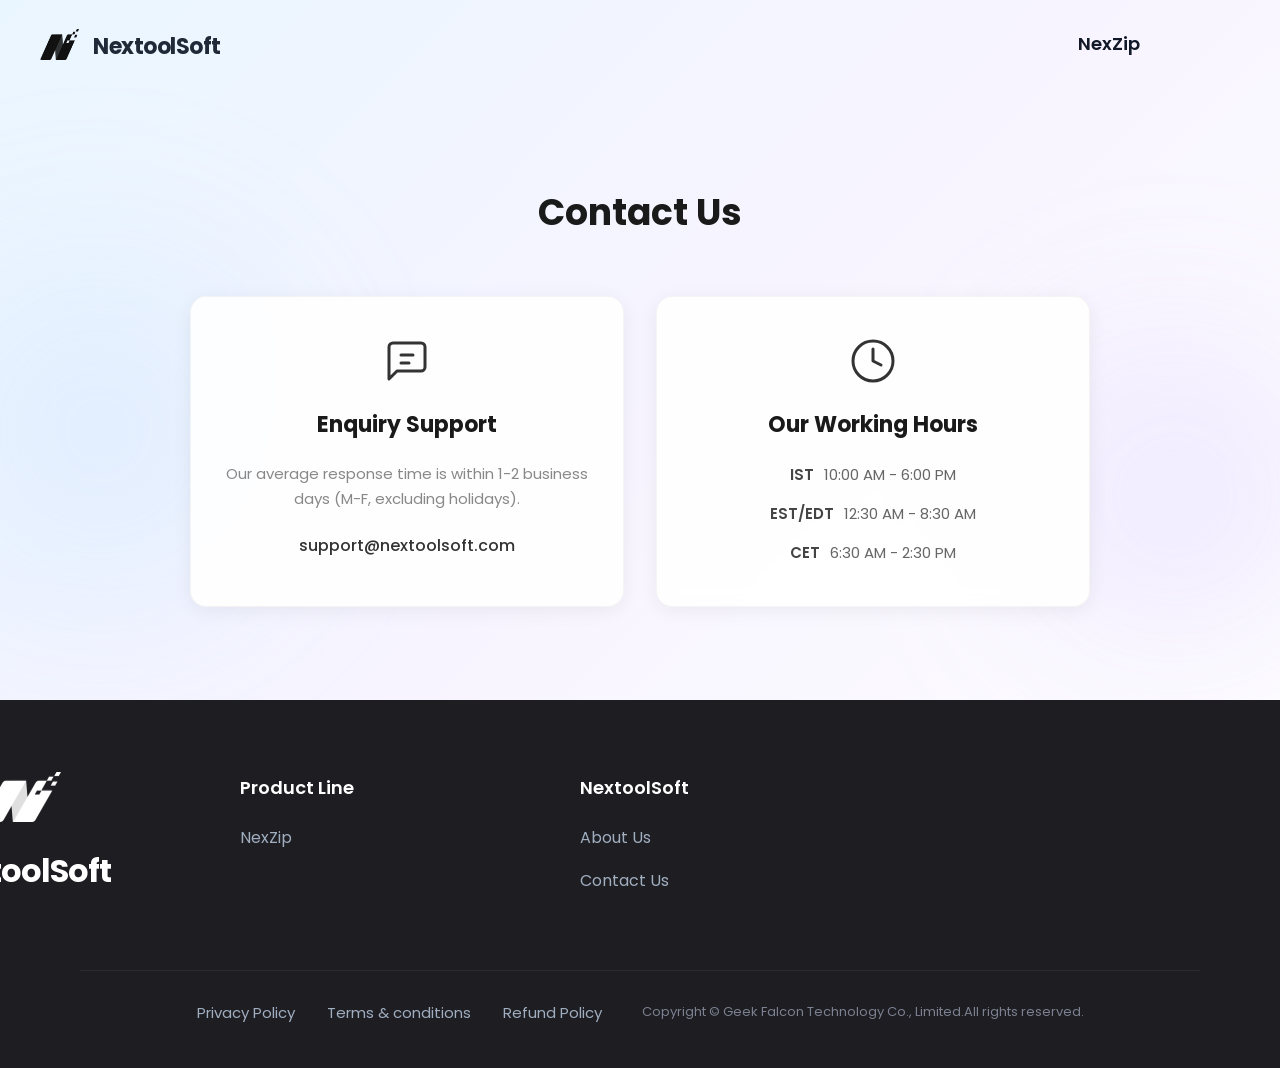
<file: official_website/contact.html>
<!DOCTYPE html>
<html lang="en">
<head>
    <meta charset="UTF-8">
    <meta name="viewport" content="width=device-width, initial-scale=1.0">
    <title>Contact Us - NextoolSoft</title>
    <link rel="preconnect" href="https://fonts.googleapis.com">
    <link rel="preconnect" href="https://fonts.gstatic.com" crossorigin>
    <link href="https://fonts.googleapis.com/css2?family=Poppins:wght@400;500;600;700&display=swap" rel="stylesheet">
    <style>
        * {
            margin: 0;
            padding: 0;
            box-sizing: border-box;
        }
        body {
            font-family: 'Poppins', -apple-system, BlinkMacSystemFont, "Segoe UI", Roboto, "Helvetica Neue", Arial, sans-serif;
            line-height: 1.8;
            color: #333;
            background-color: #f5f5f5;
            min-height: 100vh;
        }

        /* Page Background with Gradient */
        .page-bg {
            position: fixed;
            top: 0;
            left: 0;
            width: 100%;
            height: 100%;
            z-index: -1;
            background: linear-gradient(135deg, #EAF6FF 0%, #F7F4FF 50%, #FFFFFF 100%);
        }

        /* Decorative Gradient Circles */
        .decorative-circle {
            position: fixed;
            border-radius: 50%;
            filter: blur(80px);
            opacity: 0.6;
            z-index: -1;
            border: 1px solid rgba(255, 255, 255, 0.5);
        }
        .decorative-circle.left {
            width: 500px;
            height: 500px;
            left: -150px;
            top: 20%;
            background: radial-gradient(circle, rgba(173, 216, 255, 0.5) 0%, transparent 70%);
        }
        .decorative-circle.right {
            width: 450px;
            height: 450px;
            right: -120px;
            bottom: 20%;
            background: radial-gradient(circle, rgba(200, 180, 255, 0.5) 0%, transparent 70%);
        }

        /* Header Styles */
        .header {
            height: 88px;
            display: flex;
            align-items: center;
            justify-content: space-between;
            padding: 0 64px;
            position: relative;
            z-index: 10;
            background: transparent;
        }
        .header-logo {
            position: absolute;
            left: calc(50% - 600px);
            display: flex;
            align-items: center;
            gap: 14px;
            text-decoration: none;
        }
        .logo-placeholder {
            width: 34px;
            height: 34px;
            border-radius: 6px;
            background: #D9D9D9;
        }
        .header-brand {
            font-size: 22px;
            font-weight: 700;
            color: #1F2937;
            letter-spacing: -0.5px;
            padding-top: 5px;
        }
        .header-nav {
            position: absolute;
            right: calc(50% - 500px);
            font-size: 18px;
            font-weight: 600;
            color: #111827;
            cursor: pointer;
            transition: opacity 0.25s;
        }
        .header-nav:hover {
            opacity: 0.75;
        }

        /* Contact Section */
        .contact-section {
            min-height: calc(100vh - 88px - 200px);
            display: flex;
            flex-direction: column;
            align-items: center;
            justify-content: center;
            padding: 60px 24px;
        }

        .section-title {
            font-size: 36px;
            font-weight: 700;
            color: #1a1a1a;
            text-align: center;
            margin-bottom: 50px;
            opacity: 0;
            transform: translateY(30px);
            transition: opacity 0.8s ease, transform 0.8s ease;
        }
        .section-title.visible {
            opacity: 1;
            transform: translateY(0);
        }

        /* Cards Container */
        .cards-container {
            display: grid;
            grid-template-columns: repeat(2, 1fr);
            gap: 32px;
            max-width: 900px;
            width: 100%;
        }

        /* Card Styles */
        .contact-card {
            background: rgba(255, 255, 255, 0.9);
            backdrop-filter: blur(10px);
            border-radius: 16px;
            padding: 40px 32px;
            border: 1px solid rgba(200, 200, 200, 0.2);
            box-shadow: 0 4px 20px rgba(0, 0, 0, 0.06);
            display: flex;
            flex-direction: column;
            align-items: center;
            text-align: center;
            opacity: 0;
            transform: translateY(40px);
            transition: opacity 0.8s ease, transform 0.8s ease, box-shadow 0.3s ease;
        }
        .contact-card.visible {
            opacity: 1;
            transform: translateY(0);
        }
        .contact-card:hover {
            transform: translateY(-6px);
            box-shadow: 0 12px 40px rgba(0, 0, 0, 0.1);
        }

        .contact-card:nth-child(2) {
            transition-delay: 0.15s;
        }

        /* Card Icons */
        .card-icon {
            width: 48px;
            height: 48px;
            margin-bottom: 20px;
        }
        .card-icon svg {
            width: 100%;
            height: 100%;
        }

        .card-title {
            font-size: 22px;
            font-weight: 700;
            color: #1a1a1a;
            margin-bottom: 16px;
        }

        .card-text {
            font-size: 15px;
            color: #888;
            line-height: 1.7;
            margin-bottom: 20px;
        }

        .card-email {
            font-size: 16px;
            font-weight: 500;
            color: #333;
            text-decoration: none;
            transition: color 0.25s;
        }
        .card-email:hover {
            color: #1a1a1a;
        }

        /* Working Hours */
        .hours-list {
            display: flex;
            flex-direction: column;
            gap: 12px;
            width: 100%;
        }
        .hours-item {
            display: flex;
            justify-content: center;
            align-items: center;
            gap: 10px;
            font-size: 15px;
            color: #666;
        }
        .hours-timezone {
            font-weight: 600;
            color: #444;
        }

        /* Footer Styles */
        .site-footer {
            background: #1D1D22;
            padding: 72px 0 42px;
            position: relative;
        }
        .footer-inner {
            max-width: 1200px;
            margin: 0 auto;
            padding: 0 40px;
        }
        .footer-main {
            display: grid;
            grid-template-columns: auto 1fr 1fr 1fr;
            gap: 60px;
            align-items: flex-start;
            padding-left: 100px;
        }
        .footer-brand {
            display: flex;
            flex-direction: column;
            align-items: flex-start;
            margin-left: -200px;
        }
        .footer-logo-placeholder {
            width: 60px;
            height: 60px;
            background: #D9D9D9;
            border-radius: 4px;
            margin-bottom: 20px;
        }
        .footer-brand-name {
            font-size: 32px;
            font-weight: 700;
            color: white;
            letter-spacing: -1px;
            margin-left: -50px;
        }
        .footer-col h4 {
            font-size: 18px;
            font-weight: 600;
            color: white;
            margin-bottom: 20px;
        }
        .footer-links {
            display: flex;
            flex-direction: column;
            gap: 14px;
        }
        .footer-links span,
        .footer-links a {
            font-size: 16px;
            color: #A0AEC0;
            cursor: pointer;
            transition: color 0.25s;
            display: inline-block;
        }
        .footer-links span:hover,
        .footer-links a:hover {
            color: white;
        }
        .footer-bottom {
            display: flex;
            justify-content: center;
            align-items: center;
            gap: 40px;
            margin-top: 70px;
            padding-top: 28px;
            border-top: 1px solid rgba(255,255,255,.06);
        }
        .footer-legal-links {
            display: flex;
            gap: 32px;
        }
        .footer-legal-links a {
            font-size: 15px;
            color: #A0AEC0;
            cursor: pointer;
            transition: color 0.25s;
            text-decoration: none;
        }
        .footer-legal-links a:hover {
            color: white;
        }
        .footer-copyright {
            font-size: 13px;
            color: #7B8190;
            margin: 0;
        }

        /* Responsive */
        @media (max-width: 1024px) {
            .footer-main {
                grid-template-columns: 1fr 1fr;
                gap: 40px;
            }
            .footer-brand {
                grid-column: span 2;
                flex-direction: row;
                align-items: center;
                gap: 20px;
            }
            .footer-logo-placeholder {
                margin-bottom: 0;
            }
            .cards-container {
                max-width: 700px;
            }
        }
        @media (max-width: 768px) {
            .cards-container {
                grid-template-columns: 1fr;
                max-width: 420px;
            }
            .section-title {
                font-size: 30px;
                margin-bottom: 40px;
            }
            .contact-card {
                padding: 32px 24px;
            }
        }
        @media (max-width: 640px) {
            .site-footer {
                padding: 56px 0 36px;
            }
            .footer-inner {
                padding: 0 24px;
            }
            .footer-main {
                grid-template-columns: 1fr;
                gap: 36px;
            }
            .footer-brand {
                grid-column: span 1;
                flex-direction: column;
                align-items: flex-start;
            }
            .footer-logo-placeholder {
                margin-bottom: 16px;
            }
            .footer-col-empty {
                display: none;
            }
            .footer-bottom {
                flex-direction: column;
                gap: 20px;
                align-items: flex-start;
            }
            .footer-legal-links {
                flex-wrap: wrap;
                gap: 16px 24px;
            }
            .header {
                padding: 0 24px;
            }
            .decorative-circle.left {
                width: 300px;
                height: 300px;
                left: -100px;
            }
            .decorative-circle.right {
                width: 280px;
                height: 280px;
                right: -80px;
            }
        }
    </style>
</head>
<body>
    <!-- Page Background -->
    <div class="page-bg"></div>

    <!-- Decorative Circles -->
    <div class="decorative-circle left"></div>
    <div class="decorative-circle right"></div>

    <!-- Header -->
    <header class="header">
        <a href="index.html" class="header-logo">
            <img src="images/black_logo.png" alt="NextoolSoft Logo" width="39" height="31">
            <span class="header-brand">NextoolSoft</span>
        </a>
        <span class="header-nav">NexZip</span>
    </header>

    <!-- Contact Section -->
    <section class="contact-section">
        <h1 class="section-title" id="contactTitle">Contact Us</h1>
        
        <div class="cards-container">
            <!-- Enquiry Support Card -->
            <div class="contact-card" id="card1">
                <div class="card-icon">
                    <svg viewBox="0 0 24 24" fill="none" stroke="#333" stroke-width="1.5" stroke-linecap="round" stroke-linejoin="round">
                        <path d="M21 15a2 2 0 0 1-2 2H7l-4 4V5a2 2 0 0 1 2-2h14a2 2 0 0 1 2 2z"/>
                        <line x1="9" y1="9" x2="15" y2="9"/>
                        <line x1="9" y1="13" x2="13" y2="13"/>
                    </svg>
                </div>
                <h2 class="card-title">Enquiry Support</h2>
                <p class="card-text">Our average response time is within 1-2 business days (M-F, excluding holidays).</p>
                <a href="mailto:support@nextoolsoft.com" class="card-email">support@nextoolsoft.com</a>
            </div>

            <!-- Working Hours Card -->
            <div class="contact-card" id="card2">
                <div class="card-icon">
                    <svg viewBox="0 0 24 24" fill="none" stroke="#333" stroke-width="1.5" stroke-linecap="round" stroke-linejoin="round">
                        <circle cx="12" cy="12" r="10"/>
                        <polyline points="12 6 12 12 16 14"/>
                    </svg>
                </div>
                <h2 class="card-title">Our Working Hours</h2>
                <div class="hours-list">
                    <div class="hours-item">
                        <span class="hours-timezone">IST</span>
                        <span>10:00 AM - 6:00 PM</span>
                    </div>
                    <div class="hours-item">
                        <span class="hours-timezone">EST/EDT</span>
                        <span>12:30 AM - 8:30 AM</span>
                    </div>
                    <div class="hours-item">
                        <span class="hours-timezone">CET</span>
                        <span>6:30 AM - 2:30 PM</span>
                    </div>
                </div>
            </div>
        </div>
    </section>

    <!-- Footer -->
    <footer class="site-footer">
        <div class="footer-inner">
            <div class="footer-main">
                <div class="footer-brand">
                    <img src="images/nextoolsoft_logo.png" alt="NextoolSoft Logo" width="81" height="50" style="margin-bottom: 20px;">
                    <span class="footer-brand-name">NextoolSoft</span>
                </div>
                <div class="footer-col">
                    <h4>Product Line</h4>
                    <div class="footer-links">
                        <a href="index.html" style="color: #A0AEC0; text-decoration: none;">NexZip</a>
                    </div>
                </div>
                <div class="footer-col">
                    <h4>NextoolSoft</h4>
                    <div class="footer-links">
                        <a href="about.html" style="color: #A0AEC0; text-decoration: none;">About Us</a>
                        <a href="contact.html" style="color: #A0AEC0; text-decoration: none;">Contact Us</a>
                    </div>
                </div>
                <div class="footer-col footer-col-empty"></div>
            </div>
            <div class="footer-bottom">
                <div class="footer-legal-links">
                    <a href="privacy-policy.html">Privacy Policy</a>
                    <a href="terms.html">Terms & conditions</a>
                    <a href="refund-policy.html">Refund Policy</a>
                </div>
                <p class="footer-copyright">Copyright © Geek Falcon Technology Co., Limited.All rights reserved.</p>
            </div>
        </div>
    </footer>

    <script>
        // Scroll Animation Observer
        const observerOptions = {
            threshold: 0.2,
            rootMargin: '0px 0px -50px 0px'
        };

        const observer = new IntersectionObserver((entries) => {
            entries.forEach(entry => {
                if (entry.isIntersecting) {
                    entry.target.classList.add('visible');
                }
            });
        }, observerOptions);

        // Observe elements
        document.querySelectorAll('.section-title, .contact-card').forEach(el => {
            observer.observe(el);
        });
    </script>
</body>
</html>
</file>
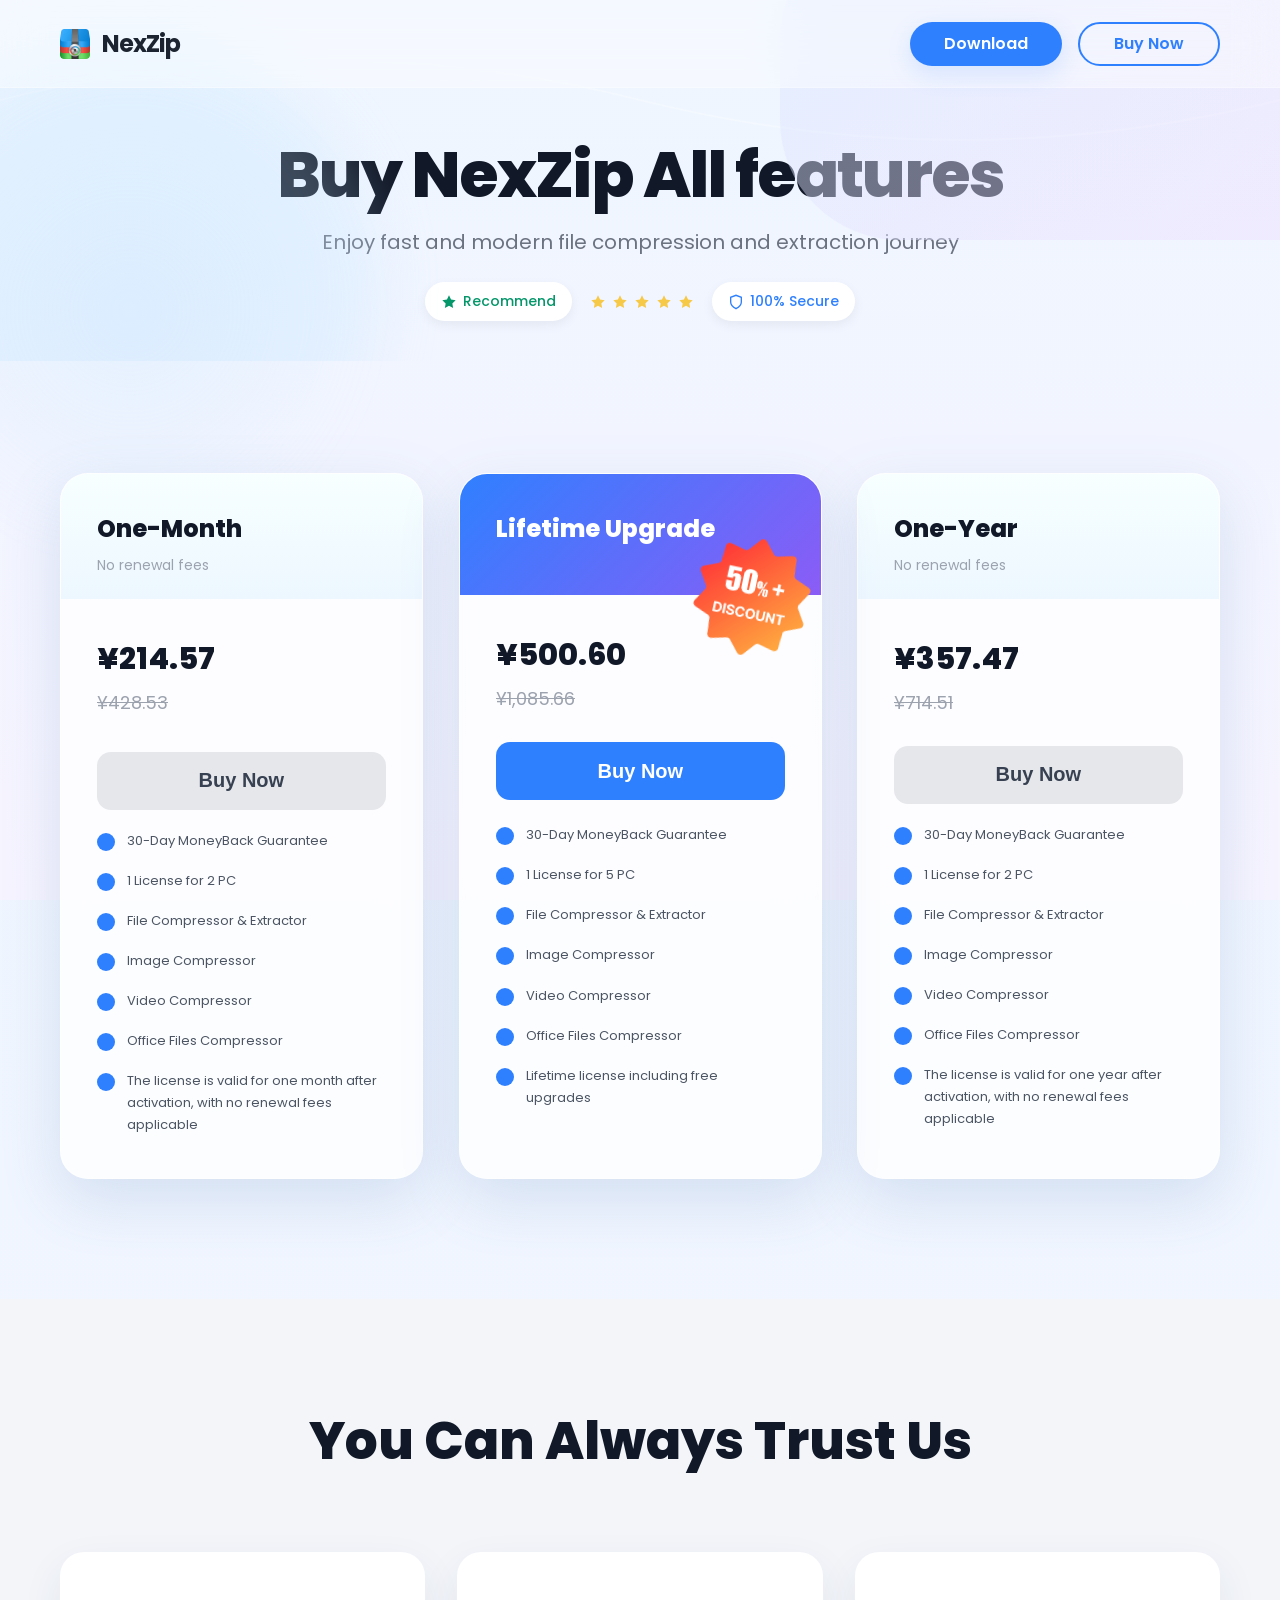
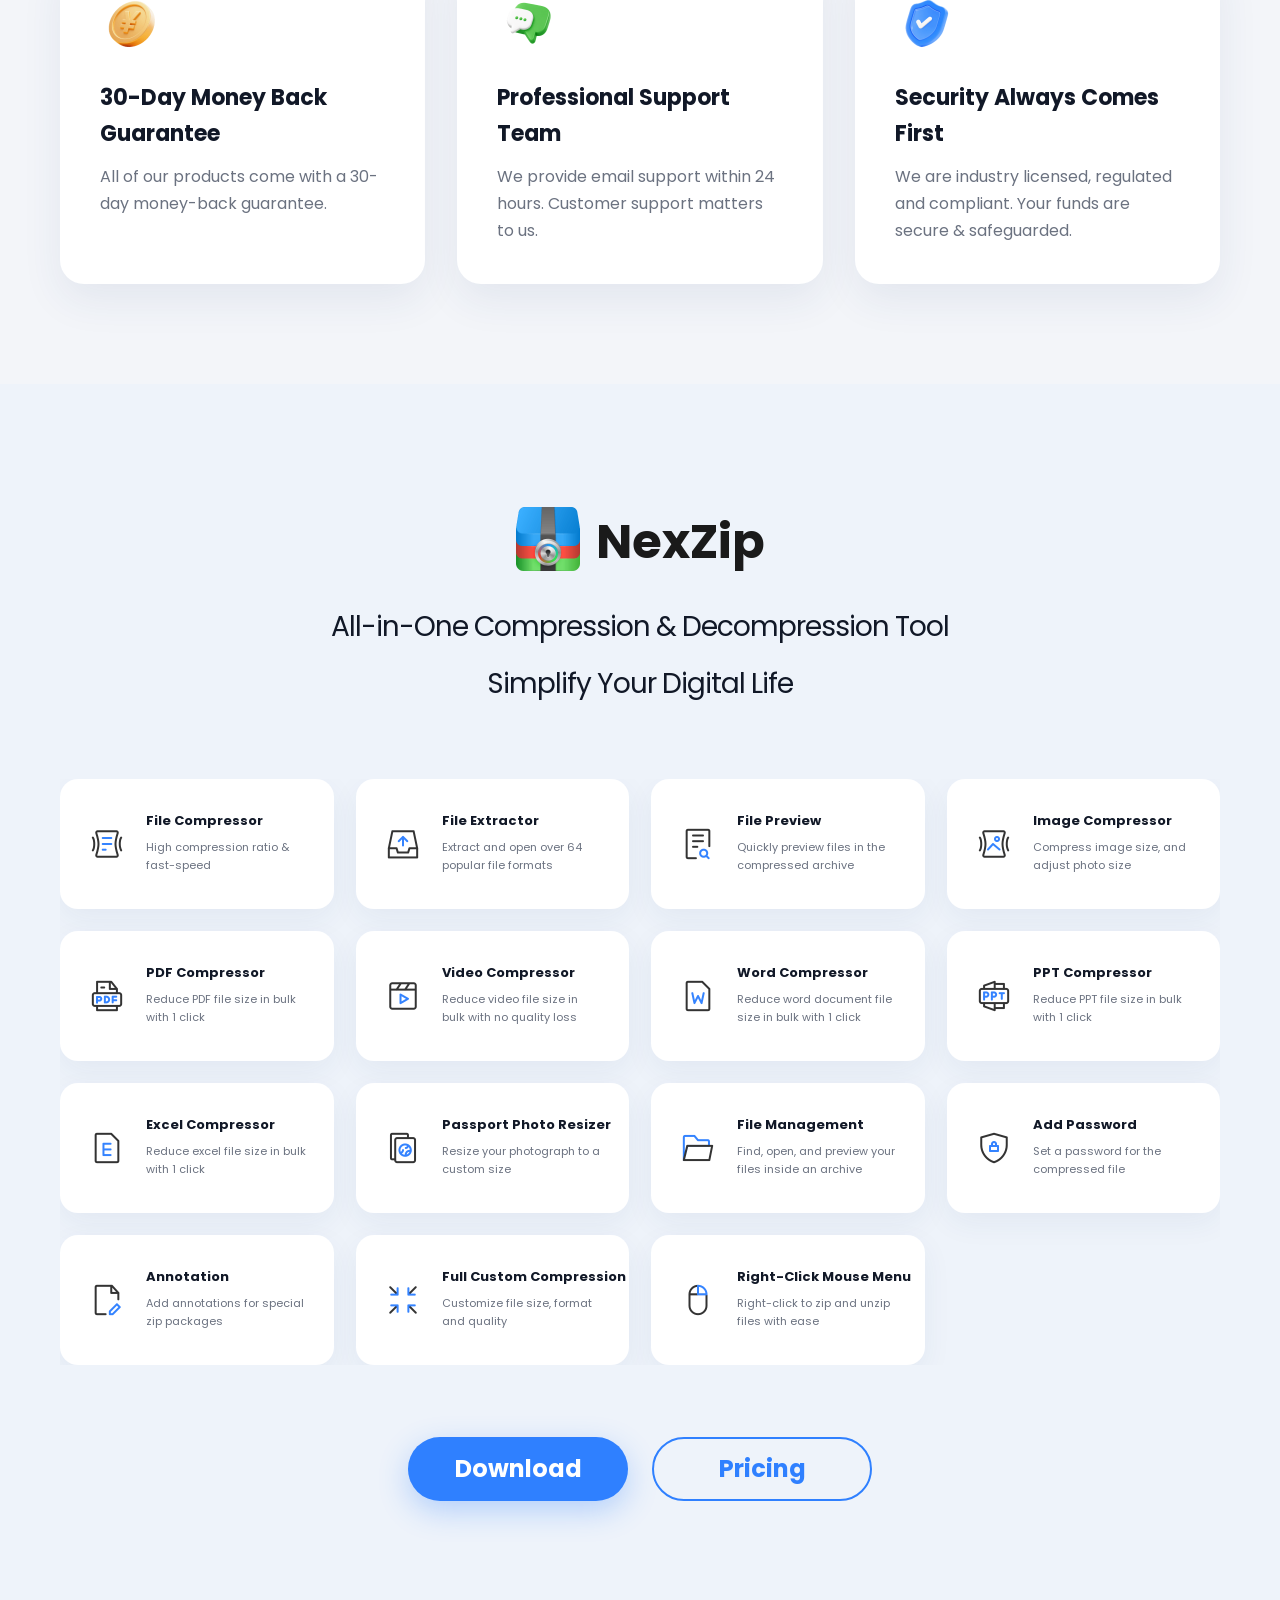
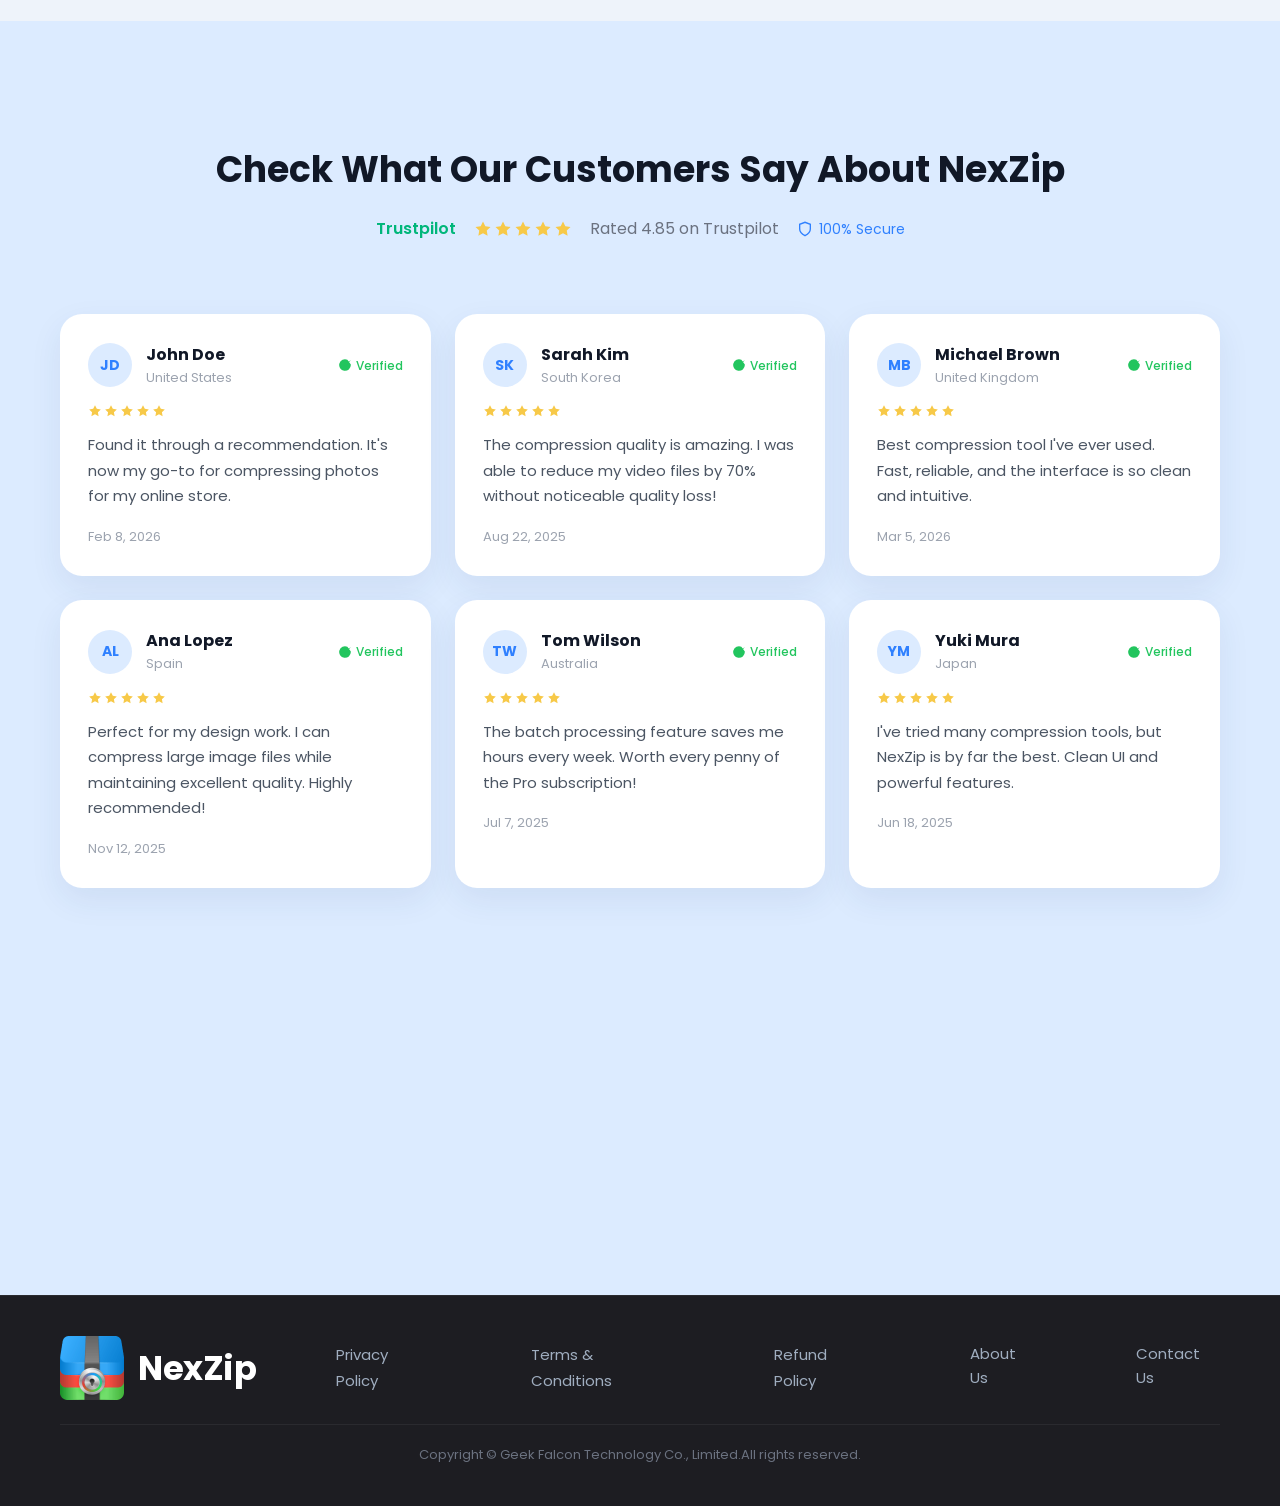
<file: official_website/pricing.html>
<!DOCTYPE html>
<html lang="en">
<head>
    <meta charset="UTF-8">
    <meta name="viewport" content="width=device-width, initial-scale=1.0">
    <title>Pricing - NexZip</title>
    <link rel="preconnect" href="https://fonts.googleapis.com">
    <link rel="preconnect" href="https://fonts.gstatic.com" crossorigin>
    <link href="https://fonts.googleapis.com/css2?family=Poppins:wght@400;500;600;700;800&display=swap" rel="stylesheet">
    <link rel="stylesheet" href="pricing-styles.css">
</head>
<body>
    <!-- Page Background Decorations -->
    <div class="page-bg">
        <div class="bg-gradient"></div>
        <div class="bg-blob-left"></div>
        <svg class="bg-curve" viewBox="0 0 1920 200" preserveAspectRatio="none">
            <path d="M0,100 Q480,20 960,100 T1920,100" fill="none" stroke="rgba(255,255,255,0.5)" stroke-width="2"/>
        </svg>
    </div>

    <!-- Header Navigation -->
    <header class="header">
        <div class="header-container">
            <a href="index.html" class="logo">
                <img src="images/logo.png" alt="NexZip Logo" class="logo-image">
                <span class="logo-text">NexZip</span>
            </a>
            <nav class="nav-buttons">
                <a href="https://res.gxqubinww.top/client/pc-zip/package/winziper_setup_db_20_1_202408082007.exe" class="btn btn-primary">Download</a>
                <a href="#" class="btn btn-outline">Buy Now</a>
            </nav>
        </div>
    </header>

    <!-- Pricing Hero Section -->
    <section class="pricing-hero">
        <div class="hero-bg-left"></div>
        <div class="hero-bg-right"></div>
        <div class="pricing-hero-container">
            <h1 class="pricing-title">Buy NexZip All features</h1>
            <p class="pricing-subtitle">Enjoy fast and modern file compression and extraction journey</p>
            <div class="hero-badges">
                <span class="badge badge-recommend">
                    <svg width="16" height="16" viewBox="0 0 24 24" fill="currentColor">
                        <path d="M12 2L15.09 8.26L22 9.27L17 14.14L18.18 21.02L12 17.77L5.82 21.02L7 14.14L2 9.27L8.91 8.26L12 2Z"/>
                    </svg>
                    Recommend
                </span>
                <span class="badge badge-stars">
                    <svg width="16" height="16" viewBox="0 0 24 24" fill="#F7C948">
                        <path d="M12 2L15.09 8.26L22 9.27L17 14.14L18.18 21.02L12 17.77L5.82 21.02L7 14.14L2 9.27L8.91 8.26L12 2Z"/>
                    </svg>
                    <svg width="16" height="16" viewBox="0 0 24 24" fill="#F7C948">
                        <path d="M12 2L15.09 8.26L22 9.27L17 14.14L18.18 21.02L12 17.77L5.82 21.02L7 14.14L2 9.27L8.91 8.26L12 2Z"/>
                    </svg>
                    <svg width="16" height="16" viewBox="0 0 24 24" fill="#F7C948">
                        <path d="M12 2L15.09 8.26L22 9.27L17 14.14L18.18 21.02L12 17.77L5.82 21.02L7 14.14L2 9.27L8.91 8.26L12 2Z"/>
                    </svg>
                    <svg width="16" height="16" viewBox="0 0 24 24" fill="#F7C948">
                        <path d="M12 2L15.09 8.26L22 9.27L17 14.14L18.18 21.02L12 17.77L5.82 21.02L7 14.14L2 9.27L8.91 8.26L12 2Z"/>
                    </svg>
                    <svg width="16" height="16" viewBox="0 0 24 24" fill="#F7C948">
                        <path d="M12 2L15.09 8.26L22 9.27L17 14.14L18.18 21.02L12 17.77L5.82 21.02L7 14.14L2 9.27L8.91 8.26L12 2Z"/>
                    </svg>
                </span>
                <span class="badge badge-secure">
                    <svg width="16" height="16" viewBox="0 0 24 24" fill="none" stroke="currentColor" stroke-width="2">
                        <path d="M12 22s8-4 8-10V5l-8-3-8 3v7c0 6 8 10 8 10z"/>
                    </svg>
                    100% Secure
                </span>
            </div>
        </div>
    </section>

    <!-- Pricing Cards Section -->
    <section class="pricing-cards">
        <div class="pricing-cards-container">
            <div class="pricing-grid">
                <!-- Card 1: Free Plan -->
                <div class="pricing-card" data-animate>
                    <div class="card-header-free">
                        <h3 class="plan-name">One-Month</h3>
                        <p class="plan-description">No renewal fees</p>
                    </div>
                    <div class="card-features">
                        <div class="plan-price">
                            <span class="current-price">¥214.57</span>
                        </div>
                        <p class="plan-original-price">¥428.53</p>
                        <p class="plan-original-price"></p>
                        <button class="btn btn-buy-plan">Buy Now</button>
                        <div class="feature-item">
                            <span class="feature-dot"></span>
                            <span>30-Day MoneyBack Guarantee</span>
                        </div>
                        <div class="feature-item">
                            <span class="feature-dot"></span>
                            <span>1 License for 2 PC</span>
                        </div>
                        <div class="feature-item">
                            <span class="feature-dot"></span>
                            <span>File Compressor & Extractor</span>
                        </div>
                        <div class="feature-item">
                            <span class="feature-dot"></span>
                            <span>Image Compressor</span>
                        </div>
                        <div class="feature-item">
                            <span class="feature-dot"></span>
                            <span>Video Compressor</span>
                        </div>
                        <div class="feature-item">
                            <span class="feature-dot"></span>
                            <span>Office Files Compressor</span>
                        </div>
                        <div class="feature-item">
                            <span class="feature-dot"></span>
                            <span>The license is valid for one month after activation, with no renewal fees applicable</span>
                        </div>
                    </div>
                </div>

                <!-- Card 2: Pro Plan (Recommended) -->
                <div class="pricing-card pricing-card-featured" data-animate>
                    <div class="discount-badge">
                        <img src="images/half_fare.png" alt="NexZip Logo"  width="112" height="118">
                    </div>
                    <div class="card-header-pro">
                        <h3 class="plan-name">Lifetime Upgrade</h3>
                        <p class="plan-description"> </p>
                    </div>
                    <div class="card-features">
                        <div class="plan-price">
                            <span class="current-price">¥500.60</span>
                            <!-- <span class="price-period">/year</span> -->
                        </div>
                        <p class="plan-original-price">¥1,085.66</p>
                        <button class="btn btn-buy-plan-primary">Buy Now</button>
                        <div class="feature-item">
                            <span class="feature-dot"></span>
                            <span>30-Day MoneyBack Guarantee</span>
                        </div>
                        <div class="feature-item">
                            <span class="feature-dot"></span>
                            <span>1 License for 5 PC</span>
                        </div>
                        <div class="feature-item">
                            <span class="feature-dot"></span>
                            <span>File Compressor & Extractor</span>
                        </div>
                        <div class="feature-item">
                            <span class="feature-dot"></span>
                            <span>Image Compressor</span>
                        </div>
                        <div class="feature-item">
                            <span class="feature-dot"></span>
                            <span>Video Compressor</span>
                        </div>
                        <div class="feature-item">
                            <span class="feature-dot"></span>
                            <span>Office Files Compressor</span>
                        </div>
                        <div class="feature-item">
                            <span class="feature-dot"></span>
                            <span>Lifetime license including free upgrades</span>
                        </div>
                    </div>
                </div>

                <!-- Card 3: Enterprise Plan -->
                <div class="pricing-card" data-animate>
                    <div class="card-header-enterprise">
                        <h3 class="plan-name">One-Year</h3>
                        <p class="plan-description">No renewal fees</p>
                    </div>
                    <div class="card-features">
                        <div class="plan-price">
                            <span class="current-price">¥357.47</span>
                            <!-- <span class="price-period">/year</span> -->
                        </div>
                        <p class="plan-original-price">¥714.51</p>
                        <button class="btn btn-buy-plan">Buy Now</button>
                        <div class="feature-item">
                            <span class="feature-dot"></span>
                            <span>30-Day MoneyBack Guarantee</span>
                        </div>
                        <div class="feature-item">
                            <span class="feature-dot"></span>
                            <span>1 License for 2 PC</span>
                        </div>
                        <div class="feature-item">
                            <span class="feature-dot"></span>
                            <span>File Compressor & Extractor</span>
                        </div>
                        <div class="feature-item">
                            <span class="feature-dot"></span>
                            <span>Image Compressor</span>
                        </div>
                        <div class="feature-item">
                            <span class="feature-dot"></span>
                            <span>Video Compressor</span>
                        </div>
                        <div class="feature-item">
                            <span class="feature-dot"></span>
                            <span>Office Files Compressor</span>
                        </div>
                        <div class="feature-item">
                            <span class="feature-dot"></span>
                            <span>The license is valid for one year after activation, with no renewal fees applicable</span>
                        </div>
                    </div>
                </div>
            </div>
        </div>
    </section>

    <!-- Trust Section -->
    <section class="trust-section">
        <div class="trust-container">
            <h2 class="trust-title">You Can Always Trust Us</h2>
            <div class="trust-grid">
                <div class="trust-card" data-animate>
                    <div class="trust-icon-placeholder">
                        <img src="images/money.png" alt="Money Back" width="48" height="48">
                    </div>
                    <h3 class="trust-card-title">30-Day Money Back Guarantee</h3>
                    <p class="trust-card-desc">All of our products come with a 30-day money-back guarantee.</p>
                </div>
                <div class="trust-card" data-animate>
                    <div class="trust-icon-placeholder">
                        <img src="images/team.png" alt="Support Team" width="48" height="48">
                    </div>
                    <h3 class="trust-card-title">Professional Support Team</h3>
                    <p class="trust-card-desc">We provide email support within 24 hours. Customer support matters to us.</p>
                </div>
                <div class="trust-card" data-animate>
                    <div class="trust-icon-placeholder">
                        <img src="images/security.png" alt="Security" width="48" height="48">
                    </div>
                    <h3 class="trust-card-title">Security Always Comes First</h3>
                    <p class="trust-card-desc">We are industry licensed, regulated and compliant. Your funds are secure & safeguarded.</p>
                </div>
            </div>
        </div>
    </section>

    <!-- Features Overview Section -->
    <section class="features-section">
        <div class="features-container">
            <div class="brand-logo-area">
                <div class="brand-logo-icon">
                    <img src="images/logo_big.png" alt="NexZip Logo" class="logo-image-big" width="64" height="64">
                </div>
                <span class="brand-logo-text">NexZip</span>
            </div>
            <h2 class="features-title">All-in-One Compression & Decompression Tool</h2>
            <p class="features-title">Simplify Your Digital Life</p>
            
            <div class="feature-matrix">
                <div class="feature-matrix-item" data-animate>
                    <div class="feature-icon-wrapper">
                        <img src="images/tool1.png" alt="File Compressor" width="34" height="34">
                    </div>
                    <div class="feature-text-wrapper">
                        <h4 class="feature-title">File Compressor</h4>
                        <p class="feature-subtitle">High compression ratio & fast-speed</p>
                    </div>
                </div>
                <div class="feature-matrix-item" data-animate>
                    <div class="feature-icon-wrapper">
                        <img src="images/tool2.png" alt="File Extractor" width="34" height="34">
                    </div>
                    <div class="feature-text-wrapper">
                        <h4 class="feature-title">File Extractor</h4>
                        <p class="feature-subtitle">Extract and open over 64 popular file formats</p>
                    </div>
                </div>
                <div class="feature-matrix-item" data-animate>
                    <div class="feature-icon-wrapper">
                        <img src="images/tool3.png" alt="File Preview" width="34" height="34">
                    </div>
                    <div class="feature-text-wrapper">
                        <h4 class="feature-title">File Preview</h4>
                        <p class="feature-subtitle">Quickly preview files in the compressed archive</p>
                    </div>
                </div>
                <div class="feature-matrix-item" data-animate>
                    <div class="feature-icon-wrapper">
                        <img src="images/tool4.png" alt="Image Compressor" width="34" height="34">
                    </div>
                    <div class="feature-text-wrapper">
                        <h4 class="feature-title">Image Compressor</h4>
                        <p class="feature-subtitle">Compress image size, and adjust photo size</p>
                    </div>
                </div>
                <div class="feature-matrix-item" data-animate>
                    <div class="feature-icon-wrapper">
                        <img src="images/tool5.png" alt="PDF Compressor" width="34" height="34">
                    </div>
                    <div class="feature-text-wrapper">
                        <h4 class="feature-title">PDF Compressor</h4>
                        <p class="feature-subtitle">Reduce PDF file size in bulk with 1 click</p>
                    </div>
                </div>
                <div class="feature-matrix-item" data-animate>
                    <div class="feature-icon-wrapper">
                        <img src="images/tool6.png" alt="Video Compressor" width="34" height="34">
                    </div>
                    <div class="feature-text-wrapper">
                        <h4 class="feature-title">Video Compressor</h4>
                        <p class="feature-subtitle">Reduce video file size in bulk with no quality loss</p>
                    </div>
                </div>
                <div class="feature-matrix-item" data-animate>
                    <div class="feature-icon-wrapper">
                        <img src="images/tool7.png" alt="Word Compressor" width="34" height="34">
                    </div>
                    <div class="feature-text-wrapper">
                        <h4 class="feature-title">Word Compressor</h4>
                        <p class="feature-subtitle">Reduce word document file size in bulk with 1 click</p>
                    </div>
                </div>
                <div class="feature-matrix-item" data-animate>
                    <div class="feature-icon-wrapper">
                        <img src="images/tool8.png" alt="PPT Compressor" width="34" height="34">
                    </div>
                    <div class="feature-text-wrapper">
                        <h4 class="feature-title">PPT Compressor</h4>
                        <p class="feature-subtitle">Reduce PPT file size in bulk with 1 click</p>
                    </div>
                </div>
                <div class="feature-matrix-item" data-animate>
                    <div class="feature-icon-wrapper">
                        <img src="images/tool9.png" alt="Excel Compressor" width="34" height="34">
                    </div>
                    <div class="feature-text-wrapper">
                        <h4 class="feature-title">Excel Compressor</h4>
                        <p class="feature-subtitle">Reduce excel file size in bulk with 1 click</p>
                    </div>
                </div>
                <div class="feature-matrix-item" data-animate>
                    <div class="feature-icon-wrapper">
                        <img src="images/tool10.png" alt="Passport Photo Resizer" width="34" height="34">
                    </div>
                    <div class="feature-text-wrapper">
                        <h4 class="feature-title">Passport Photo Resizer</h4>
                        <p class="feature-subtitle">Resize your photograph to a custom size</p>
                    </div>
                </div>
                <div class="feature-matrix-item" data-animate>
                    <div class="feature-icon-wrapper">
                        <img src="images/tool11.png" alt="File Management" width="34" height="34">
                    </div>
                    <div class="feature-text-wrapper">
                        <h4 class="feature-title">File Management</h4>
                        <p class="feature-subtitle">Find, open, and preview your files inside an archive</p>
                    </div>
                </div>
                <div class="feature-matrix-item" data-animate>
                    <div class="feature-icon-wrapper">
                        <img src="images/tool12.png" alt="Add Password" width="34" height="34">
                    </div>
                    <div class="feature-text-wrapper">
                        <h4 class="feature-title">Add Password</h4>
                        <p class="feature-subtitle">Set a password for the compressed file</p>
                    </div>
                </div>
                <div class="feature-matrix-item" data-animate>
                    <div class="feature-icon-wrapper">
                        <img src="images/tool13.png" alt="Annotation" width="34" height="34">
                    </div>
                    <div class="feature-text-wrapper">
                        <h4 class="feature-title">Annotation</h4>
                        <p class="feature-subtitle">Add annotations for special zip packages</p>
                    </div>
                </div>
                <div class="feature-matrix-item" data-animate>
                    <div class="feature-icon-wrapper">
                        <img src="images/tool14.png" alt="Full Custom Compression" width="34" height="34">
                    </div>
                    <div class="feature-text-wrapper">
                        <h4 class="feature-title">Full Custom Compression</h4>
                        <p class="feature-subtitle">Customize file size, format and quality</p>
                    </div>
                </div>
                <div class="feature-matrix-item" data-animate>
                    <div class="feature-icon-wrapper">
                        <img src="images/tool15.png" alt="Right-Click Mouse Menu" width="34" height="34">
                    </div>
                    <div class="feature-text-wrapper">
                        <h4 class="feature-title">Right-Click Mouse Menu</h4>
                        <p class="feature-subtitle">Right-click to zip and unzip files with ease</p>
                    </div>
                </div>
                <div class="feature-matrix-item" data-animate>
                    <div class="feature-icon-wrapper">
                        <img src="images/tool16.png" alt="Drag-and-Drop Operation" width="34" height="34">
                    </div>
                    <div class="feature-text-wrapper">
                        <h4 class="feature-title">Drag-and-Drop Operation</h4>
                        <p class="feature-subtitle">Drag and drop files into ZipKing easily</p>
                    </div>
                </div>
            </div>

            <div class="features-cta">
                <a href="https://res.gxqubinww.top/client/pc-zip/package/winziper_setup_db_20_1_202408082007.exe" class="btn btn-download-large">Download</a>
                <a href="#" class="btn btn-pricing-large">Pricing</a>
            </div>
        </div>
    </section>

    <!-- Testimonials Section -->
    <section class="testimonials-section">
        <div class="testimonials-container">
            <h2 class="testimonials-title">Check What Our Customers Say About NexZip</h2>
            <div class="testimonials-rating">
                <span class="rating-brand">Trustpilot</span>
                <span class="rating-stars">
                    <svg width="18" height="18" viewBox="0 0 24 24" fill="#F7C948">
                        <path d="M12 2L15.09 8.26L22 9.27L17 14.14L18.18 21.02L12 17.77L5.82 21.02L7 14.14L2 9.27L8.91 8.26L12 2Z"/>
                    </svg>
                    <svg width="18" height="18" viewBox="0 0 24 24" fill="#F7C948">
                        <path d="M12 2L15.09 8.26L22 9.27L17 14.14L18.18 21.02L12 17.77L5.82 21.02L7 14.14L2 9.27L8.91 8.26L12 2Z"/>
                    </svg>
                    <svg width="18" height="18" viewBox="0 0 24 24" fill="#F7C948">
                        <path d="M12 2L15.09 8.26L22 9.27L17 14.14L18.18 21.02L12 17.77L5.82 21.02L7 14.14L2 9.27L8.91 8.26L12 2Z"/>
                    </svg>
                    <svg width="18" height="18" viewBox="0 0 24 24" fill="#F7C948">
                        <path d="M12 2L15.09 8.26L22 9.27L17 14.14L18.18 21.02L12 17.77L5.82 21.02L7 14.14L2 9.27L8.91 8.26L12 2Z"/>
                    </svg>
                    <svg width="18" height="18" viewBox="0 0 24 24" fill="#F7C948">
                        <path d="M12 2L15.09 8.26L22 9.27L17 14.14L18.18 21.02L12 17.77L5.82 21.02L7 14.14L2 9.27L8.91 8.26L12 2Z"/>
                    </svg>
                </span>
                <span class="rating-text">Rated 4.85 on Trustpilot</span>
                <span class="rating-secure">
                    <svg width="16" height="16" viewBox="0 0 24 24" fill="none" stroke="currentColor" stroke-width="2">
                        <path d="M12 22s8-4 8-10V5l-8-3-8 3v7c0 6 8 10 8 10z"/>
                    </svg>
                    100% Secure
                </span>
            </div>

            <div class="testimonials-grid">
                <div class="testimonial-card" data-animate>
                    <div class="testimonial-header">
                        <div class="user-avatar">JD</div>
                        <div class="user-info">
                            <span class="user-name">John Doe</span>
                            <span class="user-country">United States</span>
                        </div>
                        <div class="testimonial-verified">
                            <svg width="14" height="14" viewBox="0 0 24 24" fill="#22C55E">
                                <path d="M22 11.08V12a10 10 0 11-5.93-9.14"/>
                                <polyline points="22 4 12 14.01 9 11.01"/>
                            </svg>
                            Verified
                        </div>
                    </div>
                    <div class="testimonial-stars">
                        <svg width="14" height="14" viewBox="0 0 24 24" fill="#F7C948">
                            <path d="M12 2L15.09 8.26L22 9.27L17 14.14L18.18 21.02L12 17.77L5.82 21.02L7 14.14L2 9.27L8.91 8.26L12 2Z"/>
                        </svg>
                        <svg width="14" height="14" viewBox="0 0 24 24" fill="#F7C948">
                            <path d="M12 2L15.09 8.26L22 9.27L17 14.14L18.18 21.02L12 17.77L5.82 21.02L7 14.14L2 9.27L8.91 8.26L12 2Z"/>
                        </svg>
                        <svg width="14" height="14" viewBox="0 0 24 24" fill="#F7C948">
                            <path d="M12 2L15.09 8.26L22 9.27L17 14.14L18.18 21.02L12 17.77L5.82 21.02L7 14.14L2 9.27L8.91 8.26L12 2Z"/>
                        </svg>
                        <svg width="14" height="14" viewBox="0 0 24 24" fill="#F7C948">
                            <path d="M12 2L15.09 8.26L22 9.27L17 14.14L18.18 21.02L12 17.77L5.82 21.02L7 14.14L2 9.27L8.91 8.26L12 2Z"/>
                        </svg>
                        <svg width="14" height="14" viewBox="0 0 24 24" fill="#F7C948">
                            <path d="M12 2L15.09 8.26L22 9.27L17 14.14L18.18 21.02L12 17.77L5.82 21.02L7 14.14L2 9.27L8.91 8.26L12 2Z"/>
                        </svg>
                    </div>
                    <p class="testimonial-text">Found it through a recommendation. It's now my go-to for compressing photos for my online store.</p>
                    <span class="testimonial-date">Feb 8, 2026</span>
                </div>

                <div class="testimonial-card" data-animate>
                    <div class="testimonial-header">
                        <div class="user-avatar">SK</div>
                        <div class="user-info">
                            <span class="user-name">Sarah Kim</span>
                            <span class="user-country">South Korea</span>
                        </div>
                        <div class="testimonial-verified">
                            <svg width="14" height="14" viewBox="0 0 24 24" fill="#22C55E">
                                <path d="M22 11.08V12a10 10 0 11-5.93-9.14"/>
                                <polyline points="22 4 12 14.01 9 11.01"/>
                            </svg>
                            Verified
                        </div>
                    </div>
                    <div class="testimonial-stars">
                        <svg width="14" height="14" viewBox="0 0 24 24" fill="#F7C948">
                            <path d="M12 2L15.09 8.26L22 9.27L17 14.14L18.18 21.02L12 17.77L5.82 21.02L7 14.14L2 9.27L8.91 8.26L12 2Z"/>
                        </svg>
                        <svg width="14" height="14" viewBox="0 0 24 24" fill="#F7C948">
                            <path d="M12 2L15.09 8.26L22 9.27L17 14.14L18.18 21.02L12 17.77L5.82 21.02L7 14.14L2 9.27L8.91 8.26L12 2Z"/>
                        </svg>
                        <svg width="14" height="14" viewBox="0 0 24 24" fill="#F7C948">
                            <path d="M12 2L15.09 8.26L22 9.27L17 14.14L18.18 21.02L12 17.77L5.82 21.02L7 14.14L2 9.27L8.91 8.26L12 2Z"/>
                        </svg>
                        <svg width="14" height="14" viewBox="0 0 24 24" fill="#F7C948">
                            <path d="M12 2L15.09 8.26L22 9.27L17 14.14L18.18 21.02L12 17.77L5.82 21.02L7 14.14L2 9.27L8.91 8.26L12 2Z"/>
                        </svg>
                        <svg width="14" height="14" viewBox="0 0 24 24" fill="#F7C948">
                            <path d="M12 2L15.09 8.26L22 9.27L17 14.14L18.18 21.02L12 17.77L5.82 21.02L7 14.14L2 9.27L8.91 8.26L12 2Z"/>
                        </svg>
                    </div>
                    <p class="testimonial-text">The compression quality is amazing. I was able to reduce my video files by 70% without noticeable quality loss!</p>
                    <span class="testimonial-date">Aug 22, 2025</span>
                </div>

                <div class="testimonial-card" data-animate>
                    <div class="testimonial-header">
                        <div class="user-avatar">MB</div>
                        <div class="user-info">
                            <span class="user-name">Michael Brown</span>
                            <span class="user-country">United Kingdom</span>
                        </div>
                        <div class="testimonial-verified">
                            <svg width="14" height="14" viewBox="0 0 24 24" fill="#22C55E">
                                <path d="M22 11.08V12a10 10 0 11-5.93-9.14"/>
                                <polyline points="22 4 12 14.01 9 11.01"/>
                            </svg>
                            Verified
                        </div>
                    </div>
                    <div class="testimonial-stars">
                        <svg width="14" height="14" viewBox="0 0 24 24" fill="#F7C948">
                            <path d="M12 2L15.09 8.26L22 9.27L17 14.14L18.18 21.02L12 17.77L5.82 21.02L7 14.14L2 9.27L8.91 8.26L12 2Z"/>
                        </svg>
                        <svg width="14" height="14" viewBox="0 0 24 24" fill="#F7C948">
                            <path d="M12 2L15.09 8.26L22 9.27L17 14.14L18.18 21.02L12 17.77L5.82 21.02L7 14.14L2 9.27L8.91 8.26L12 2Z"/>
                        </svg>
                        <svg width="14" height="14" viewBox="0 0 24 24" fill="#F7C948">
                            <path d="M12 2L15.09 8.26L22 9.27L17 14.14L18.18 21.02L12 17.77L5.82 21.02L7 14.14L2 9.27L8.91 8.26L12 2Z"/>
                        </svg>
                        <svg width="14" height="14" viewBox="0 0 24 24" fill="#F7C948">
                            <path d="M12 2L15.09 8.26L22 9.27L17 14.14L18.18 21.02L12 17.77L5.82 21.02L7 14.14L2 9.27L8.91 8.26L12 2Z"/>
                        </svg>
                        <svg width="14" height="14" viewBox="0 0 24 24" fill="#F7C948">
                            <path d="M12 2L15.09 8.26L22 9.27L17 14.14L18.18 21.02L12 17.77L5.82 21.02L7 14.14L2 9.27L8.91 8.26L12 2Z"/>
                        </svg>
                    </div>
                    <p class="testimonial-text">Best compression tool I've ever used. Fast, reliable, and the interface is so clean and intuitive.</p>
                    <span class="testimonial-date">Mar 5, 2026</span>
                </div>

                <div class="testimonial-card" data-animate>
                    <div class="testimonial-header">
                        <div class="user-avatar">AL</div>
                        <div class="user-info">
                            <span class="user-name">Ana Lopez</span>
                            <span class="user-country">Spain</span>
                        </div>
                        <div class="testimonial-verified">
                            <svg width="14" height="14" viewBox="0 0 24 24" fill="#22C55E">
                                <path d="M22 11.08V12a10 10 0 11-5.93-9.14"/>
                                <polyline points="22 4 12 14.01 9 11.01"/>
                            </svg>
                            Verified
                        </div>
                    </div>
                    <div class="testimonial-stars">
                        <svg width="14" height="14" viewBox="0 0 24 24" fill="#F7C948">
                            <path d="M12 2L15.09 8.26L22 9.27L17 14.14L18.18 21.02L12 17.77L5.82 21.02L7 14.14L2 9.27L8.91 8.26L12 2Z"/>
                        </svg>
                        <svg width="14" height="14" viewBox="0 0 24 24" fill="#F7C948">
                            <path d="M12 2L15.09 8.26L22 9.27L17 14.14L18.18 21.02L12 17.77L5.82 21.02L7 14.14L2 9.27L8.91 8.26L12 2Z"/>
                        </svg>
                        <svg width="14" height="14" viewBox="0 0 24 24" fill="#F7C948">
                            <path d="M12 2L15.09 8.26L22 9.27L17 14.14L18.18 21.02L12 17.77L5.82 21.02L7 14.14L2 9.27L8.91 8.26L12 2Z"/>
                        </svg>
                        <svg width="14" height="14" viewBox="0 0 24 24" fill="#F7C948">
                            <path d="M12 2L15.09 8.26L22 9.27L17 14.14L18.18 21.02L12 17.77L5.82 21.02L7 14.14L2 9.27L8.91 8.26L12 2Z"/>
                        </svg>
                        <svg width="14" height="14" viewBox="0 0 24 24" fill="#F7C948">
                            <path d="M12 2L15.09 8.26L22 9.27L17 14.14L18.18 21.02L12 17.77L5.82 21.02L7 14.14L2 9.27L8.91 8.26L12 2Z"/>
                        </svg>
                    </div>
                    <p class="testimonial-text">Perfect for my design work. I can compress large image files while maintaining excellent quality. Highly recommended!</p>
                    <span class="testimonial-date">Nov 12, 2025</span>
                </div>

                <div class="testimonial-card" data-animate>
                    <div class="testimonial-header">
                        <div class="user-avatar">TW</div>
                        <div class="user-info">
                            <span class="user-name">Tom Wilson</span>
                            <span class="user-country">Australia</span>
                        </div>
                        <div class="testimonial-verified">
                            <svg width="14" height="14" viewBox="0 0 24 24" fill="#22C55E">
                                <path d="M22 11.08V12a10 10 0 11-5.93-9.14"/>
                                <polyline points="22 4 12 14.01 9 11.01"/>
                            </svg>
                            Verified
                        </div>
                    </div>
                    <div class="testimonial-stars">
                        <svg width="14" height="14" viewBox="0 0 24 24" fill="#F7C948">
                            <path d="M12 2L15.09 8.26L22 9.27L17 14.14L18.18 21.02L12 17.77L5.82 21.02L7 14.14L2 9.27L8.91 8.26L12 2Z"/>
                        </svg>
                        <svg width="14" height="14" viewBox="0 0 24 24" fill="#F7C948">
                            <path d="M12 2L15.09 8.26L22 9.27L17 14.14L18.18 21.02L12 17.77L5.82 21.02L7 14.14L2 9.27L8.91 8.26L12 2Z"/>
                        </svg>
                        <svg width="14" height="14" viewBox="0 0 24 24" fill="#F7C948">
                            <path d="M12 2L15.09 8.26L22 9.27L17 14.14L18.18 21.02L12 17.77L5.82 21.02L7 14.14L2 9.27L8.91 8.26L12 2Z"/>
                        </svg>
                        <svg width="14" height="14" viewBox="0 0 24 24" fill="#F7C948">
                            <path d="M12 2L15.09 8.26L22 9.27L17 14.14L18.18 21.02L12 17.77L5.82 21.02L7 14.14L2 9.27L8.91 8.26L12 2Z"/>
                        </svg>
                        <svg width="14" height="14" viewBox="0 0 24 24" fill="#F7C948">
                            <path d="M12 2L15.09 8.26L22 9.27L17 14.14L18.18 21.02L12 17.77L5.82 21.02L7 14.14L2 9.27L8.91 8.26L12 2Z"/>
                        </svg>
                    </div>
                    <p class="testimonial-text">The batch processing feature saves me hours every week. Worth every penny of the Pro subscription!</p>
                    <span class="testimonial-date">Jul 7, 2025</span>
                </div>

                <div class="testimonial-card" data-animate>
                    <div class="testimonial-header">
                        <div class="user-avatar">YM</div>
                        <div class="user-info">
                            <span class="user-name">Yuki Mura</span>
                            <span class="user-country">Japan</span>
                        </div>
                        <div class="testimonial-verified">
                            <svg width="14" height="14" viewBox="0 0 24 24" fill="#22C55E">
                                <path d="M22 11.08V12a10 10 0 11-5.93-9.14"/>
                                <polyline points="22 4 12 14.01 9 11.01"/>
                            </svg>
                            Verified
                        </div>
                    </div>
                    <div class="testimonial-stars">
                        <svg width="14" height="14" viewBox="0 0 24 24" fill="#F7C948">
                            <path d="M12 2L15.09 8.26L22 9.27L17 14.14L18.18 21.02L12 17.77L5.82 21.02L7 14.14L2 9.27L8.91 8.26L12 2Z"/>
                        </svg>
                        <svg width="14" height="14" viewBox="0 0 24 24" fill="#F7C948">
                            <path d="M12 2L15.09 8.26L22 9.27L17 14.14L18.18 21.02L12 17.77L5.82 21.02L7 14.14L2 9.27L8.91 8.26L12 2Z"/>
                        </svg>
                        <svg width="14" height="14" viewBox="0 0 24 24" fill="#F7C948">
                            <path d="M12 2L15.09 8.26L22 9.27L17 14.14L18.18 21.02L12 17.77L5.82 21.02L7 14.14L2 9.27L8.91 8.26L12 2Z"/>
                        </svg>
                        <svg width="14" height="14" viewBox="0 0 24 24" fill="#F7C948">
                            <path d="M12 2L15.09 8.26L22 9.27L17 14.14L18.18 21.02L12 17.77L5.82 21.02L7 14.14L2 9.27L8.91 8.26L12 2Z"/>
                        </svg>
                        <svg width="14" height="14" viewBox="0 0 24 24" fill="#F7C948">
                            <path d="M12 2L15.09 8.26L22 9.27L17 14.14L18.18 21.02L12 17.77L5.82 21.02L7 14.14L2 9.27L8.91 8.26L12 2Z"/>
                        </svg>
                    </div>
                    <p class="testimonial-text">I've tried many compression tools, but NexZip is by far the best. Clean UI and powerful features.</p>
                    <span class="testimonial-date">Jun 18, 2025</span>
                </div>

                <div class="testimonial-card" data-animate>
                    <div class="testimonial-header">
                        <div class="user-avatar">CL</div>
                        <div class="user-info">
                            <span class="user-name">Chen Li</span>
                            <span class="user-country">China</span>
                        </div>
                        <div class="testimonial-verified">
                            <svg width="14" height="14" viewBox="0 0 24 24" fill="#22C55E">
                                <path d="M22 11.08V12a10 10 0 11-5.93-9.14"/>
                                <polyline points="22 4 12 14.01 9 11.01"/>
                            </svg>
                            Verified
                        </div>
                    </div>
                    <div class="testimonial-stars">
                        <svg width="14" height="14" viewBox="0 0 24 24" fill="#F7C948">
                            <path d="M12 2L15.09 8.26L22 9.27L17 14.14L18.18 21.02L12 17.77L5.82 21.02L7 14.14L2 9.27L8.91 8.26L12 2Z"/>
                        </svg>
                        <svg width="14" height="14" viewBox="0 0 24 24" fill="#F7C948">
                            <path d="M12 2L15.09 8.26L22 9.27L17 14.14L18.18 21.02L12 17.77L5.82 21.02L7 14.14L2 9.27L8.91 8.26L12 2Z"/>
                        </svg>
                        <svg width="14" height="14" viewBox="0 0 24 24" fill="#F7C948">
                            <path d="M12 2L15.09 8.26L22 9.27L17 14.14L18.18 21.02L12 17.77L5.82 21.02L7 14.14L2 9.27L8.91 8.26L12 2Z"/>
                        </svg>
                        <svg width="14" height="14" viewBox="0 0 24 24" fill="#F7C948">
                            <path d="M12 2L15.09 8.26L22 9.27L17 14.14L18.18 21.02L12 17.77L5.82 21.02L7 14.14L2 9.27L8.91 8.26L12 2Z"/>
                        </svg>
                        <svg width="14" height="14" viewBox="0 0 24 24" fill="#F7C948">
                            <path d="M12 2L15.09 8.26L22 9.27L17 14.14L18.18 21.02L12 17.77L5.82 21.02L7 14.14L2 9.27L8.91 8.26L12 2Z"/>
                        </svg>
                    </div>
                    <p class="testimonial-text">The batch compression feature is incredible. Saved me hours of work on my e-commerce project.</p>
                    <span class="testimonial-date">Jan 3, 2026</span>
                </div>

                <div class="testimonial-card" data-animate>
                    <div class="testimonial-header">
                        <div class="user-avatar">PM</div>
                        <div class="user-info">
                            <span class="user-name">Pierre Martin</span>
                            <span class="user-country">France</span>
                        </div>
                        <div class="testimonial-verified">
                            <svg width="14" height="14" viewBox="0 0 24 24" fill="#22C55E">
                                <path d="M22 11.08V12a10 10 0 11-5.93-9.14"/>
                                <polyline points="22 4 12 14.01 9 11.01"/>
                            </svg>
                            Verified
                        </div>
                    </div>
                    <div class="testimonial-stars">
                        <svg width="14" height="14" viewBox="0 0 24 24" fill="#F7C948">
                            <path d="M12 2L15.09 8.26L22 9.27L17 14.14L18.18 21.02L12 17.77L5.82 21.02L7 14.14L2 9.27L8.91 8.26L12 2Z"/>
                        </svg>
                        <svg width="14" height="14" viewBox="0 0 24 24" fill="#F7C948">
                            <path d="M12 2L15.09 8.26L22 9.27L17 14.14L18.18 21.02L12 17.77L5.82 21.02L7 14.14L2 9.27L8.91 8.26L12 2Z"/>
                        </svg>
                        <svg width="14" height="14" viewBox="0 0 24 24" fill="#F7C948">
                            <path d="M12 2L15.09 8.26L22 9.27L17 14.14L18.18 21.02L12 17.77L5.82 21.02L7 14.14L2 9.27L8.91 8.26L12 2Z"/>
                        </svg>
                        <svg width="14" height="14" viewBox="0 0 24 24" fill="#F7C948">
                            <path d="M12 2L15.09 8.26L22 9.27L17 14.14L18.18 21.02L12 17.77L5.82 21.02L7 14.14L2 9.27L8.91 8.26L12 2Z"/>
                        </svg>
                        <svg width="14" height="14" viewBox="0 0 24 24" fill="#F7C948">
                            <path d="M12 2L15.09 8.26L22 9.27L17 14.14L18.18 21.02L12 17.77L5.82 21.02L7 14.14L2 9.27L8.91 8.26L12 2Z"/>
                        </svg>
                    </div>
                    <p class="testimonial-text">Excellent tool for compressing PDF files. Reduced my document size by 60% while keeping quality intact.</p>
                    <span class="testimonial-date">Sep 14, 2025</span>
                </div>

                <div class="testimonial-card" data-animate>
                    <div class="testimonial-header">
                        <div class="user-avatar">SG</div>
                        <div class="user-info">
                            <span class="user-name">Sophie Garcia</span>
                            <span class="user-country">Brazil</span>
                        </div>
                        <div class="testimonial-verified">
                            <svg width="14" height="14" viewBox="0 0 24 24" fill="#22C55E">
                                <path d="M22 11.08V12a10 10 0 11-5.93-9.14"/>
                                <polyline points="22 4 12 14.01 9 11.01"/>
                            </svg>
                            Verified
                        </div>
                    </div>
                    <div class="testimonial-stars">
                        <svg width="14" height="14" viewBox="0 0 24 24" fill="#F7C948">
                            <path d="M12 2L15.09 8.26L22 9.27L17 14.14L18.18 21.02L12 17.77L5.82 21.02L7 14.14L2 9.27L8.91 8.26L12 2Z"/>
                        </svg>
                        <svg width="14" height="14" viewBox="0 0 24 24" fill="#F7C948">
                            <path d="M12 2L15.09 8.26L22 9.27L17 14.14L18.18 21.02L12 17.77L5.82 21.02L7 14.14L2 9.27L8.91 8.26L12 2Z"/>
                        </svg>
                        <svg width="14" height="14" viewBox="0 0 24 24" fill="#F7C948">
                            <path d="M12 2L15.09 8.26L22 9.27L17 14.14L18.18 21.02L12 17.77L5.82 21.02L7 14.14L2 9.27L8.91 8.26L12 2Z"/>
                        </svg>
                        <svg width="14" height="14" viewBox="0 0 24 24" fill="#F7C948">
                            <path d="M12 2L15.09 8.26L22 9.27L17 14.14L18.18 21.02L12 17.77L5.82 21.02L7 14.14L2 9.27L8.91 8.26L12 2Z"/>
                        </svg>
                        <svg width="14" height="14" viewBox="0 0 24 24" fill="#F7C948">
                            <path d="M12 2L15.09 8.26L22 9.27L17 14.14L18.18 21.02L12 17.77L5.82 21.02L7 14.14L2 9.27L8.91 8.26L12 2Z"/>
                        </svg>
                    </div>
                    <p class="testimonial-text">Love the intuitive interface! Super easy to use and the compression results are impressive.</p>
                    <span class="testimonial-date">Dec 29, 2025</span>
                </div>
            </div>
        </div>
    </section>

    <!-- Footer -->
    <footer class="site-footer">
        <div class="footer-inner">
            <div class="footer-main">
                <div class="footer-brand">
                    <img src="images/logo_big.png" alt="NexZip Logo" class="logo-image-big" width="64" height="64">
                    <span class="footer-brand-name">NexZip</span>
                </div>
                <nav class="footer-nav">
                    <a href="privacy-policy.html" target="_blank"><span class="footer-nav-link">Privacy Policy</span></a>
                    <a href="terms.html" target="_blank"><span class="footer-nav-link">Terms & Conditions</span></a>
                    <a href="refund-policy.html" target="_blank"><span class="footer-nav-link">Refund Policy</span></a>
                    <a href="about.html" class="footer-nav-link" style="text-decoration: none;">About Us</a>
                    <a href="contact.html" class="footer-nav-link" style="text-decoration: none;">Contact Us</a>
                </nav>
            </div>
            <div class="footer-bottom">
                <p class="footer-copyright">Copyright © Geek Falcon Technology Co., Limited.All rights reserved.</p>
            </div>
        </div>
    </footer>

    <script>
        // Scroll Animation Observer
        document.addEventListener('DOMContentLoaded', function() {
            const animateElements = document.querySelectorAll('[data-animate]');
            
            const observer = new IntersectionObserver((entries) => {
                entries.forEach((entry, index) => {
                    if (entry.isIntersecting) {
                        setTimeout(() => {
                            entry.target.classList.add('animated');
                        }, index * 100);
                        observer.unobserve(entry.target);
                    }
                });
            }, {
                threshold: 0.1,
                rootMargin: '0px 0px -50px 0px'
            });
            
            animateElements.forEach(el => observer.observe(el));
        });
    </script>
</body>
</html>
</file>
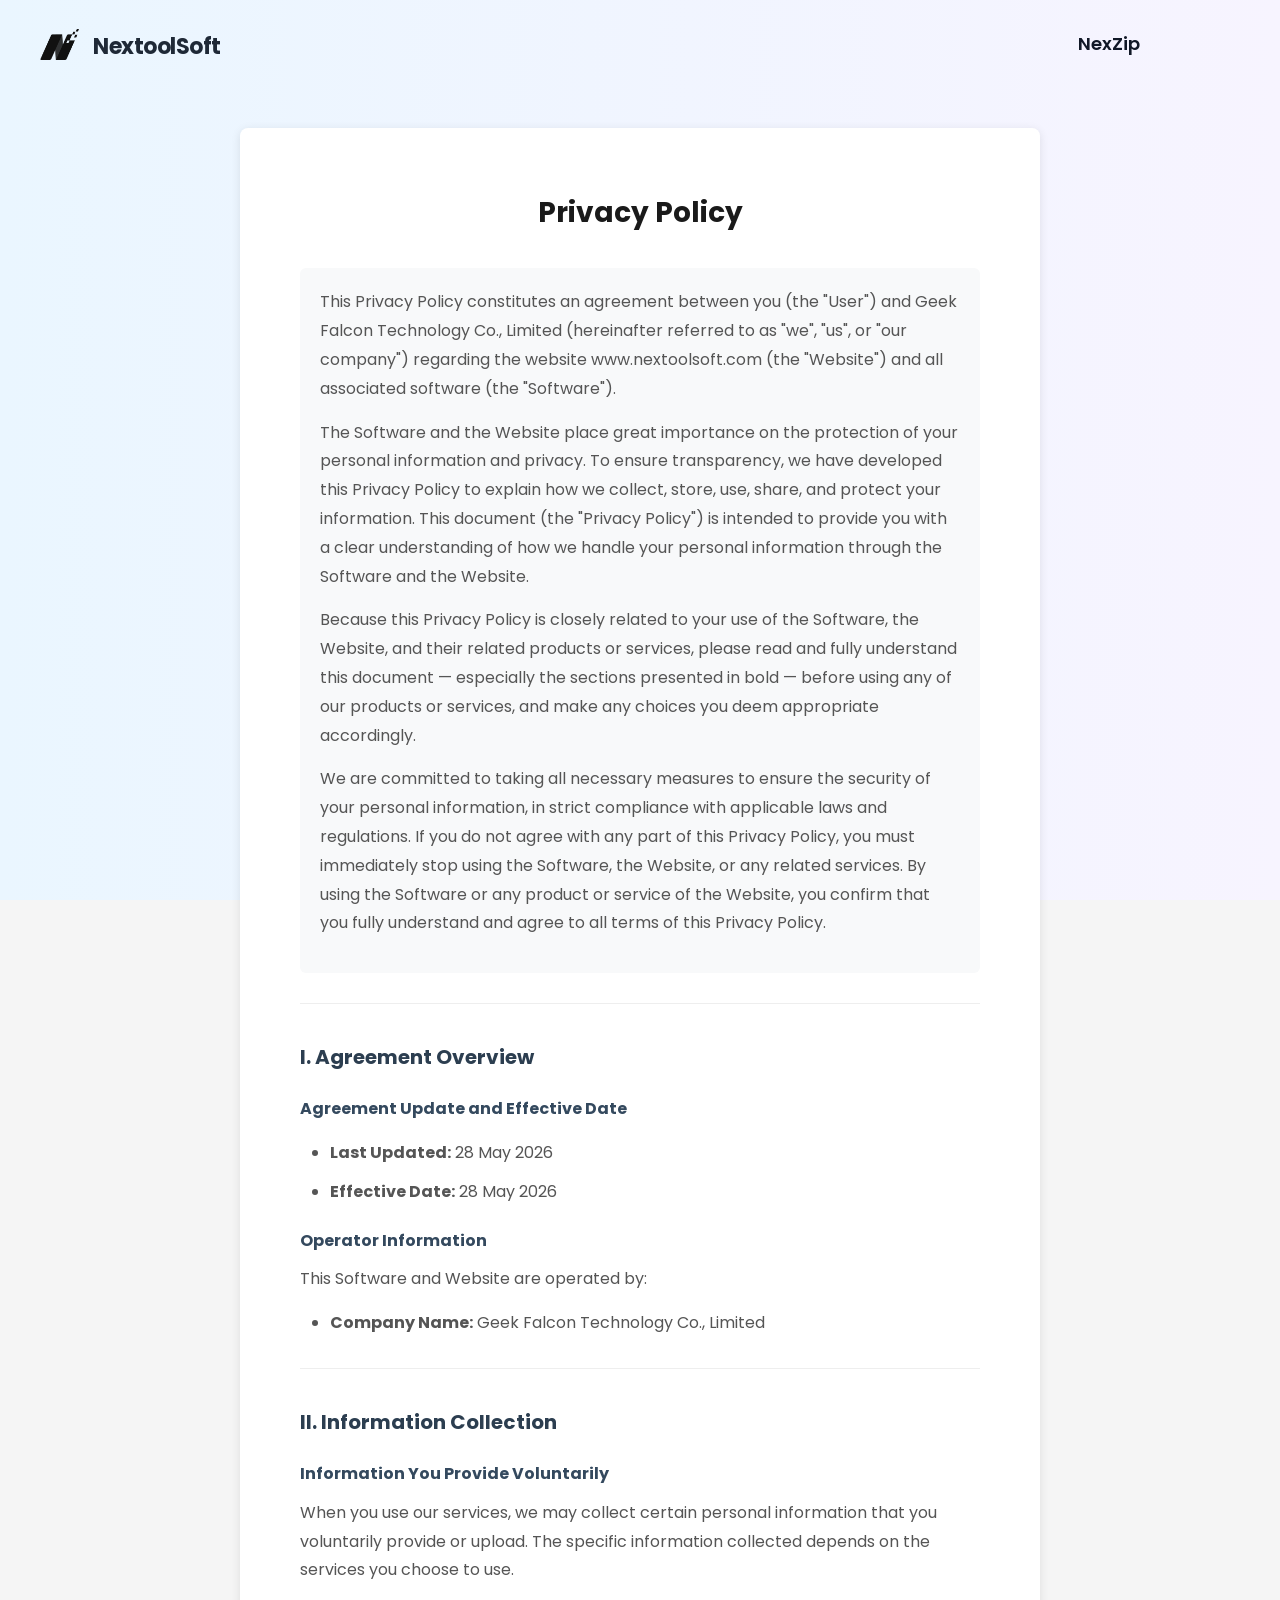
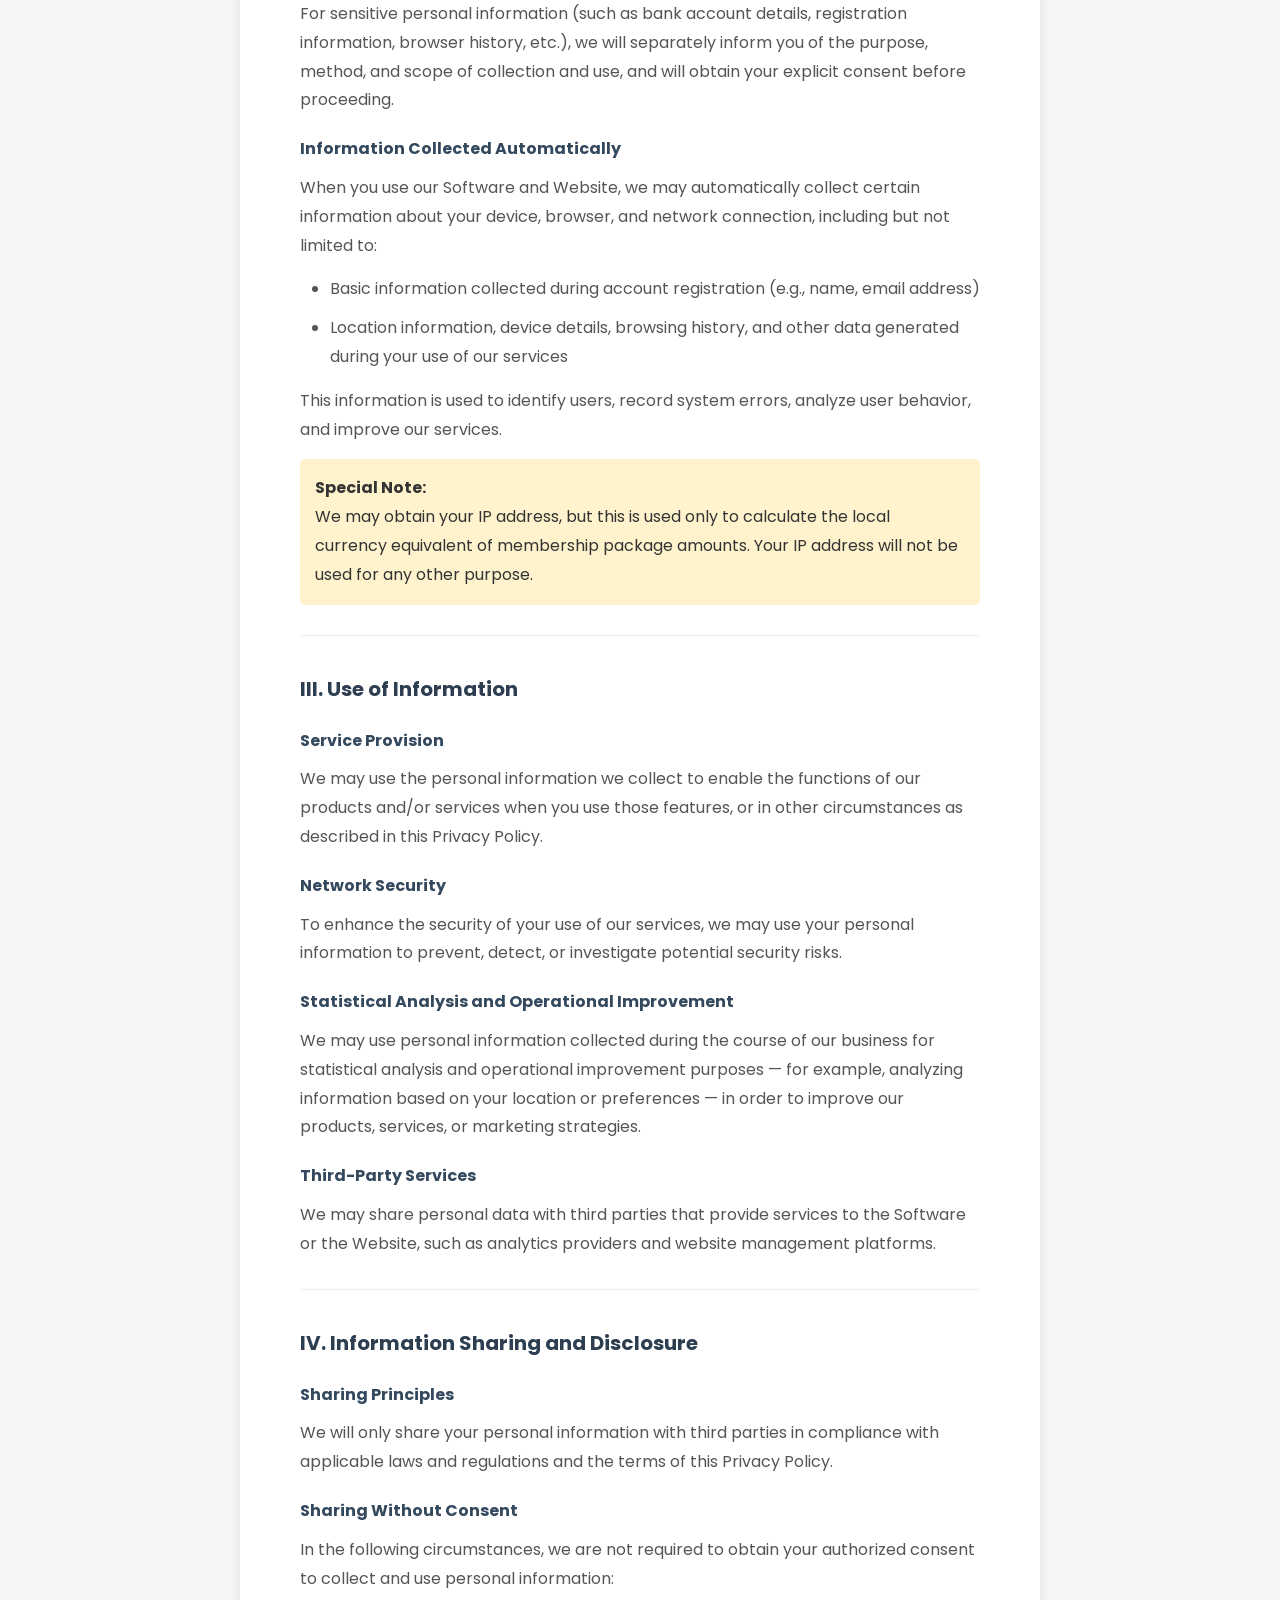
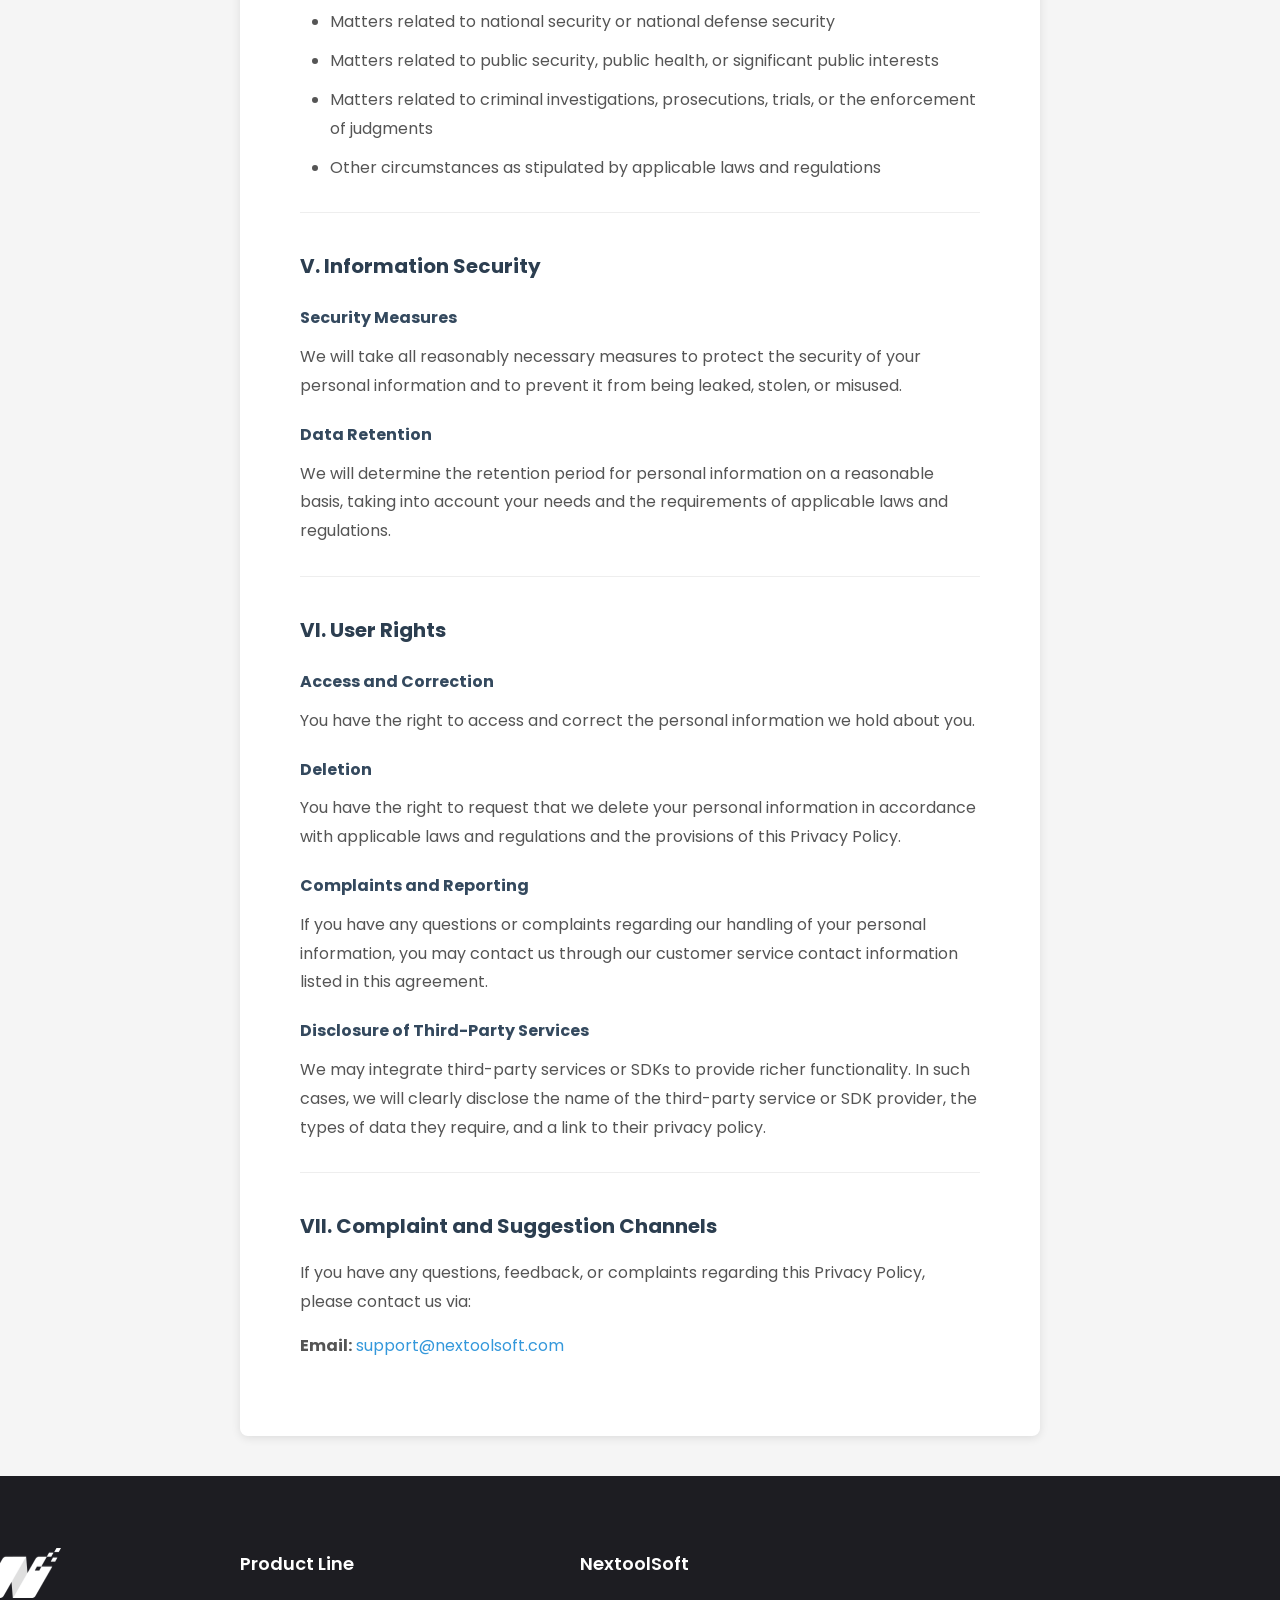
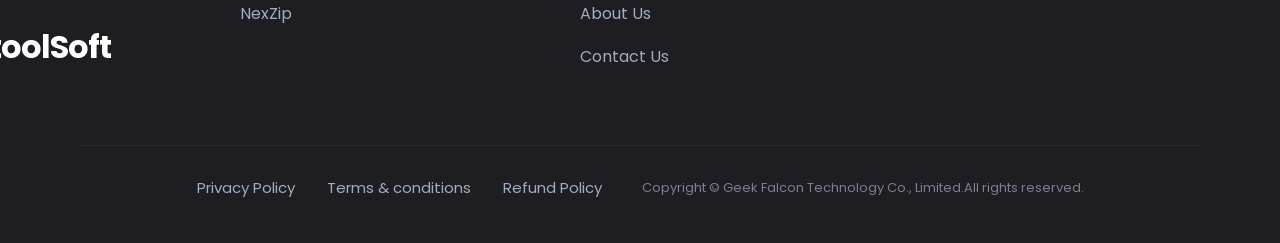
<file: official_website/privacy-policy.html>
<!DOCTYPE html>
<html lang="en">
<head>
    <meta charset="UTF-8">
    <meta name="viewport" content="width=device-width, initial-scale=1.0">
    <title>Privacy Policy - NextoolSoft</title>
    <link rel="preconnect" href="https://fonts.googleapis.com">
    <link rel="preconnect" href="https://fonts.gstatic.com" crossorigin>
    <link href="https://fonts.googleapis.com/css2?family=Poppins:wght@400;500;600;700&display=swap" rel="stylesheet">
    <style>
        * {
            margin: 0;
            padding: 0;
            box-sizing: border-box;
        }
        body {
            font-family: 'Poppins', -apple-system, BlinkMacSystemFont, "Segoe UI", Roboto, "Helvetica Neue", Arial, sans-serif;
            line-height: 1.8;
            color: #333;
            background-color: #f5f5f5;
        }

        /* Page Background */
        .page-bg {
            position: fixed;
            top: 0;
            left: 0;
            width: 100%;
            height: 100%;
            z-index: -1;
            background: linear-gradient(90deg, #EAF6FF 0%, #F7F4FF 100%);
        }

        /* Header Styles */
        .header {
            height: 88px;
            display: flex;
            align-items: center;
            justify-content: space-between;
            padding: 0 64px;
            position: relative;
            z-index: 10;
            background: transparent;
        }
        .header-logo {
            position: absolute;
            left: calc(50% - 600px);
            display: flex;
            align-items: center;
            gap: 14px;
        }
        .logo-placeholder {
            width: 34px;
            height: 34px;
            border-radius: 6px;
            background: #D9D9D9;
        }
        .header-brand {
            font-size: 22px;
            font-weight: 700;
            color: #1F2937;
            letter-spacing: -0.5px;
            padding-top: 5px;
        }
        .header-nav {
            position: absolute;
            right: calc(50% - 500px);
            font-size: 18px;
            font-weight: 600;
            color: #111827;
            cursor: pointer;
            transition: opacity 0.25s;
        }
        .header-nav:hover {
            opacity: 0.75;
        }

        /* Content Container */
        .content-wrapper {
            padding: 40px 20px;
        }
        .container {
            max-width: 800px;
            margin: 0 auto;
            background: #fff;
            padding: 60px;
            border-radius: 8px;
            box-shadow: 0 2px 10px rgba(0,0,0,0.1);
        }
        h1 {
            font-size: 28px;
            color: #1a1a1a;
            margin-bottom: 30px;
            text-align: center;
        }
        h2 {
            font-size: 20px;
            color: #2c3e50;
            margin-top: 35px;
            margin-bottom: 15px;
        }
        h3 {
            font-size: 16px;
            color: #34495e;
            margin-top: 20px;
            margin-bottom: 10px;
        }
        p {
            margin-bottom: 15px;
            color: #555;
        }
        .divider {
            border: none;
            border-top: 1px solid #eee;
            margin: 30px 0;
        }
        ul {
            margin: 15px 0 15px 30px;
            color: #555;
        }
        li {
            margin-bottom: 10px;
        }
        .intro {
            background-color: #f8f9fa;
            padding: 20px;
            border-radius: 6px;
            margin-bottom: 25px;
        }
        .info-box {
            background-color: #e8f4f8;
            padding: 20px;
            border-radius: 6px;
            margin-bottom: 25px;
        }
        .info-box p {
            margin-bottom: 8px;
        }
        .info-box p:last-child {
            margin-bottom: 0;
        }
        .special-note {
            background-color: #fff3cd;
            padding: 15px;
            border-radius: 6px;
            margin-top: 15px;
        }
        a {
            color: #3498db;
            text-decoration: none;
        }
        a:hover {
            text-decoration: underline;
        }

        /* Footer Styles */
        .site-footer {
            background: #1D1D22;
            padding: 72px 0 42px;
            position: relative;
        }
        .footer-inner {
            max-width: 1200px;
            margin: 0 auto;
            padding: 0 40px;
        }
        .footer-main {
            display: grid;
            grid-template-columns: auto 1fr 1fr 1fr;
            gap: 60px;
            align-items: flex-start;
            padding-left: 100px;
        }
        .footer-brand {
            display: flex;
            flex-direction: column;
            align-items: flex-start;
            margin-left: -200px;
        }
        .footer-logo-placeholder {
            width: 60px;
            height: 60px;
            background: #D9D9D9;
            border-radius: 4px;
            margin-bottom: 20px;
        }
        .footer-brand-name {
            font-size: 32px;
            font-weight: 700;
            color: white;
            letter-spacing: -1px;
            margin-left: -50px;
        }
        .footer-col h4 {
            font-size: 18px;
            font-weight: 600;
            color: white;
            margin-bottom: 20px;
        }
        .footer-links {
            display: flex;
            flex-direction: column;
            gap: 14px;
        }
        .footer-links span,
        .footer-links a {
            font-size: 16px;
            color: #A0AEC0;
            cursor: pointer;
            transition: color 0.25s;
            display: inline-block;
        }
        .footer-links span:hover,
        .footer-links a:hover {
            color: white;
        }
        .footer-bottom {
            display: flex;
            justify-content: center;
            align-items: center;
            gap: 40px;
            margin-top: 70px;
            padding-top: 28px;
            border-top: 1px solid rgba(255,255,255,.06);
        }
        .footer-legal-links {
            display: flex;
            gap: 32px;
        }
        .footer-legal-links a {
            font-size: 15px;
            color: #A0AEC0;
            cursor: pointer;
            transition: color 0.25s;
        }
        .footer-legal-links a:hover {
            color: white;
        }
        .footer-copyright {
            font-size: 13px;
            color: #7B8190;
            margin: 0;
        }

        /* Footer Responsive */
        @media (max-width: 1024px) {
            .footer-main {
                grid-template-columns: 1fr 1fr;
                gap: 40px;
            }
            .footer-brand {
                grid-column: span 2;
                flex-direction: row;
                align-items: center;
                gap: 20px;
            }
            .footer-logo-placeholder {
                margin-bottom: 0;
            }
        }
        @media (max-width: 640px) {
            .site-footer {
                padding: 56px 0 36px;
            }
            .footer-inner {
                padding: 0 24px;
            }
            .footer-main {
                grid-template-columns: 1fr;
                gap: 36px;
            }
            .footer-brand {
                grid-column: span 1;
                flex-direction: column;
                align-items: flex-start;
            }
            .footer-logo-placeholder {
                margin-bottom: 16px;
            }
            .footer-col-empty {
                display: none;
            }
            .footer-bottom {
                flex-direction: column;
                gap: 20px;
                align-items: flex-start;
            }
            .footer-legal-links {
                flex-wrap: wrap;
                gap: 16px 24px;
            }
            .header {
                padding: 0 24px;
            }
            .container {
                padding: 40px 24px;
            }
        }
    </style>
</head>
<body>
    <!-- Page Background -->
    <div class="page-bg"></div>

    <!-- Header -->
    <header class="header">
        <a href="index.html" class="header-logo">
            <img src="images/black_logo.png" alt="NextoolSoft Logo" width="39" height="31">
            <span class="header-brand">NextoolSoft</span>
        </a>
        <span class="header-nav">NexZip</span>
    </header>

    <div class="content-wrapper">
        <div class="container">
            <h1>Privacy Policy</h1>

            <div class="intro">
                <p>This Privacy Policy constitutes an agreement between you (the "User") and Geek Falcon Technology Co., Limited (hereinafter referred to as "we", "us", or "our company") regarding the website www.nextoolsoft.com (the "Website") and all associated software (the "Software").</p>
                <p>The Software and the Website place great importance on the protection of your personal information and privacy. To ensure transparency, we have developed this Privacy Policy to explain how we collect, store, use, share, and protect your information. This document (the "Privacy Policy") is intended to provide you with a clear understanding of how we handle your personal information through the Software and the Website.</p>
                <p>Because this Privacy Policy is closely related to your use of the Software, the Website, and their related products or services, please read and fully understand this document — especially the sections presented in bold — before using any of our products or services, and make any choices you deem appropriate accordingly.</p>
                <p>We are committed to taking all necessary measures to ensure the security of your personal information, in strict compliance with applicable laws and regulations. If you do not agree with any part of this Privacy Policy, you must immediately stop using the Software, the Website, or any related services. By using the Software or any product or service of the Website, you confirm that you fully understand and agree to all terms of this Privacy Policy.</p>
            </div>

            <hr class="divider">

            <h2>I. Agreement Overview</h2>
            <h3>Agreement Update and Effective Date</h3>
            <ul>
                <li><strong>Last Updated:</strong> 28 May 2026</li>
                <li><strong>Effective Date:</strong> 28 May 2026</li>
            </ul>
            <h3>Operator Information</h3>
            <p>This Software and Website are operated by:</p>
            <ul>
                <li><strong>Company Name:</strong> Geek Falcon Technology Co., Limited</li>
            </ul>

            <hr class="divider">

            <h2>II. Information Collection</h2>
            <h3>Information You Provide Voluntarily</h3>
            <p>When you use our services, we may collect certain personal information that you voluntarily provide or upload. The specific information collected depends on the services you choose to use.</p>
            <p>For sensitive personal information (such as bank account details, registration information, browser history, etc.), we will separately inform you of the purpose, method, and scope of collection and use, and will obtain your explicit consent before proceeding.</p>

            <h3>Information Collected Automatically</h3>
            <p>When you use our Software and Website, we may automatically collect certain information about your device, browser, and network connection, including but not limited to:</p>
            <ul>
                <li>Basic information collected during account registration (e.g., name, email address)</li>
                <li>Location information, device details, browsing history, and other data generated during your use of our services</li>
            </ul>
            <p>This information is used to identify users, record system errors, analyze user behavior, and improve our services.</p>

            <div class="special-note">
                <strong>Special Note:</strong><br>
                We may obtain your IP address, but this is used only to calculate the local currency equivalent of membership package amounts. Your IP address will not be used for any other purpose.
            </div>

            <hr class="divider">

            <h2>III. Use of Information</h2>
            <h3>Service Provision</h3>
            <p>We may use the personal information we collect to enable the functions of our products and/or services when you use those features, or in other circumstances as described in this Privacy Policy.</p>

            <h3>Network Security</h3>
            <p>To enhance the security of your use of our services, we may use your personal information to prevent, detect, or investigate potential security risks.</p>

            <h3>Statistical Analysis and Operational Improvement</h3>
            <p>We may use personal information collected during the course of our business for statistical analysis and operational improvement purposes — for example, analyzing information based on your location or preferences — in order to improve our products, services, or marketing strategies.</p>

            <h3>Third-Party Services</h3>
            <p>We may share personal data with third parties that provide services to the Software or the Website, such as analytics providers and website management platforms.</p>

            <hr class="divider">

            <h2>IV. Information Sharing and Disclosure</h2>
            <h3>Sharing Principles</h3>
            <p>We will only share your personal information with third parties in compliance with applicable laws and regulations and the terms of this Privacy Policy.</p>

            <h3>Sharing Without Consent</h3>
            <p>In the following circumstances, we are not required to obtain your authorized consent to collect and use personal information:</p>
            <ul>
                <li>Matters related to national security or national defense security</li>
                <li>Matters related to public security, public health, or significant public interests</li>
                <li>Matters related to criminal investigations, prosecutions, trials, or the enforcement of judgments</li>
                <li>Other circumstances as stipulated by applicable laws and regulations</li>
            </ul>

            <hr class="divider">

            <h2>V. Information Security</h2>
            <h3>Security Measures</h3>
            <p>We will take all reasonably necessary measures to protect the security of your personal information and to prevent it from being leaked, stolen, or misused.</p>

            <h3>Data Retention</h3>
            <p>We will determine the retention period for personal information on a reasonable basis, taking into account your needs and the requirements of applicable laws and regulations.</p>

            <hr class="divider">

            <h2>VI. User Rights</h2>
            <h3>Access and Correction</h3>
            <p>You have the right to access and correct the personal information we hold about you.</p>

            <h3>Deletion</h3>
            <p>You have the right to request that we delete your personal information in accordance with applicable laws and regulations and the provisions of this Privacy Policy.</p>

            <h3>Complaints and Reporting</h3>
            <p>If you have any questions or complaints regarding our handling of your personal information, you may contact us through our customer service contact information listed in this agreement.</p>

            <h3>Disclosure of Third-Party Services</h3>
            <p>We may integrate third-party services or SDKs to provide richer functionality. In such cases, we will clearly disclose the name of the third-party service or SDK provider, the types of data they require, and a link to their privacy policy.</p>

            <hr class="divider">

            <h2>VII. Complaint and Suggestion Channels</h2>
            <p>If you have any questions, feedback, or complaints regarding this Privacy Policy, please contact us via:</p>
            <p><strong>Email:</strong> <a href="mailto:support@nextoolsoft.com">support@nextoolsoft.com</a></p>
        </div>
    </div>

    <!-- Footer -->
    <footer class="site-footer">
        <div class="footer-inner">
            <div class="footer-main">
                <div class="footer-brand">
                    <img src="images/nextoolsoft_logo.png" alt="NextoolSoft Logo" width="81" height="50" style="margin-bottom: 20px;">
                    <span class="footer-brand-name">NextoolSoft</span>
                </div>
                <div class="footer-col">
                    <h4>Product Line</h4>
                    <div class="footer-links">
                        <a href="index.html" style="color: #A0AEC0; text-decoration: none;">NexZip</a>
                    </div>
                </div>
                <div class="footer-col">
                    <h4>NextoolSoft</h4>
                    <div class="footer-links">
                        <a href="about.html" style="color: #A0AEC0; text-decoration: none;">About Us</a>
                        <a href="contact.html" style="color: #A0AEC0; text-decoration: none;">Contact Us</a>
                    </div>
                </div>
                <div class="footer-col footer-col-empty"></div>
            </div>
            <div class="footer-bottom">
                <div class="footer-legal-links">
                    <a href="privacy-policy.html">Privacy Policy</a>
                    <a href="terms.html">Terms & conditions</a>
                    <a href="refund-policy.html">Refund Policy</a>
                </div>
                <p class="footer-copyright">Copyright © Geek Falcon Technology Co., Limited.All rights reserved.</p>
            </div>
        </div>
    </footer>
</body>
</html>
</file>
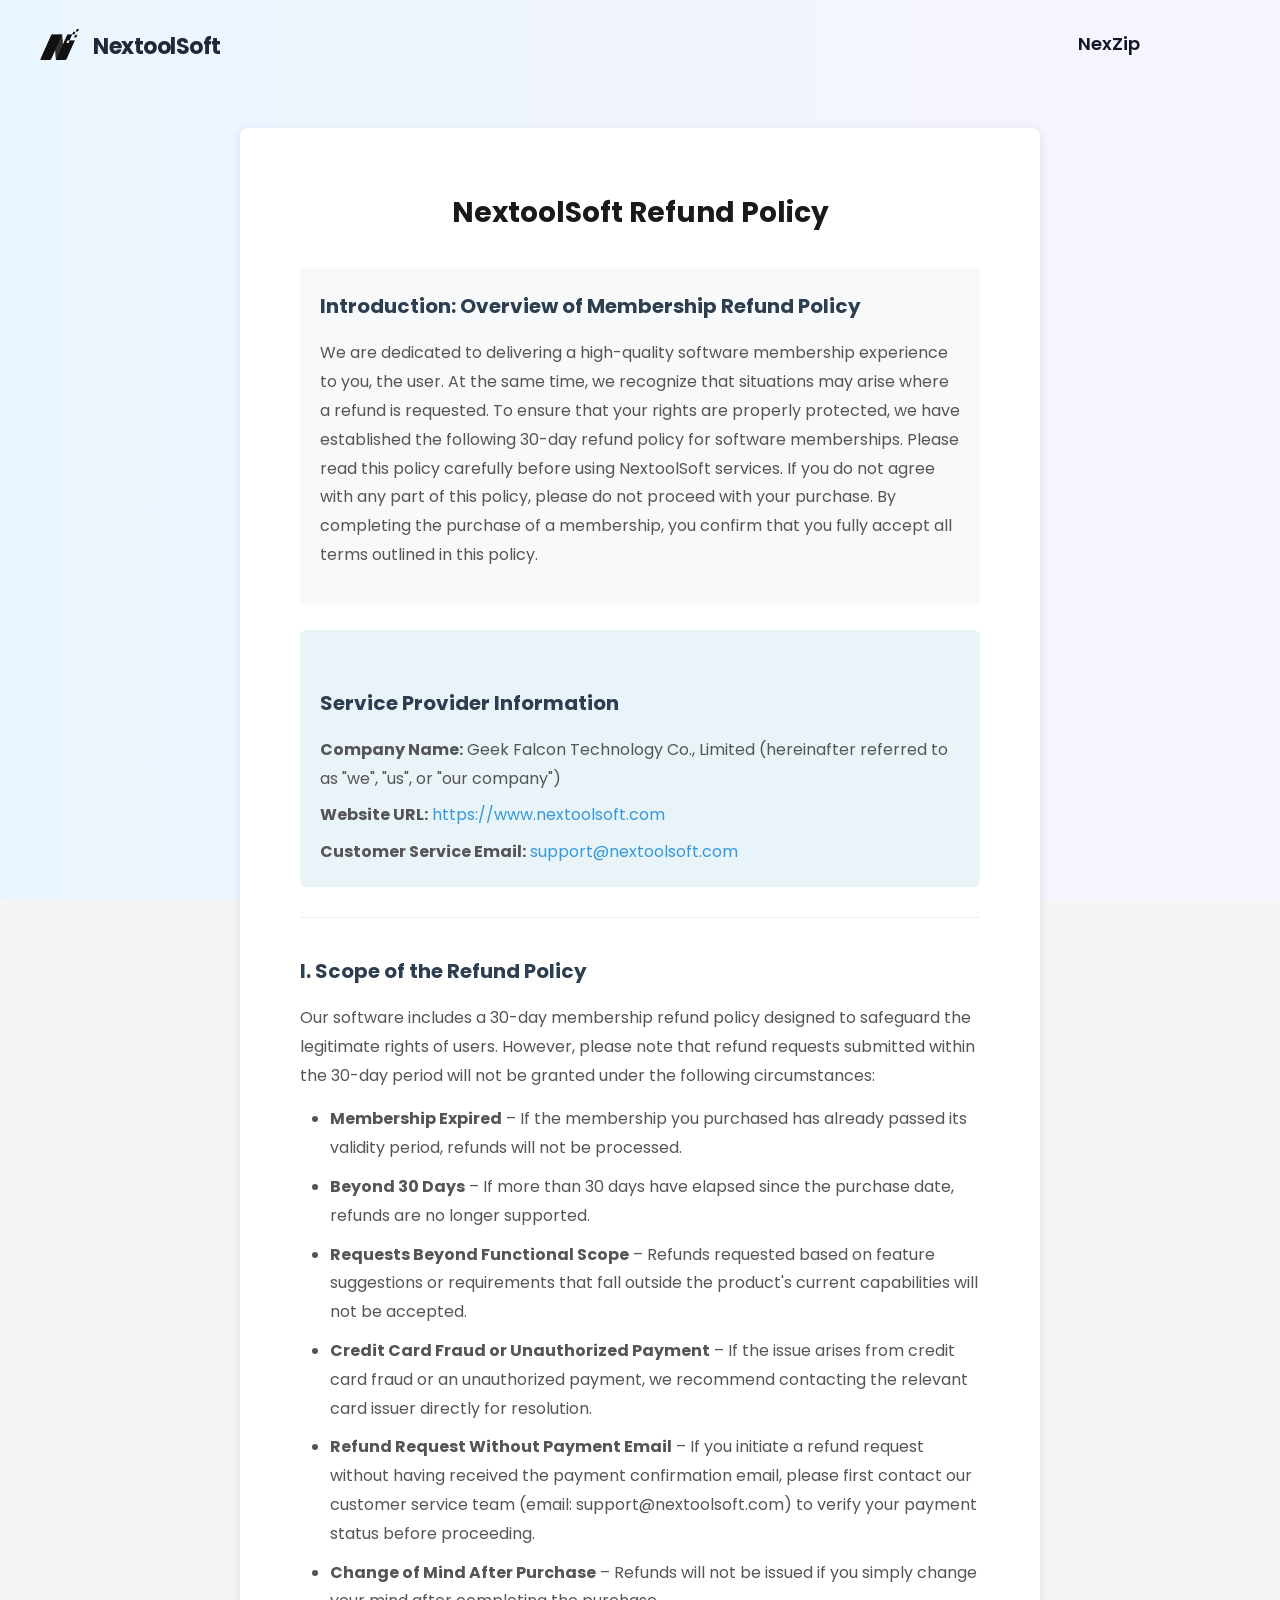
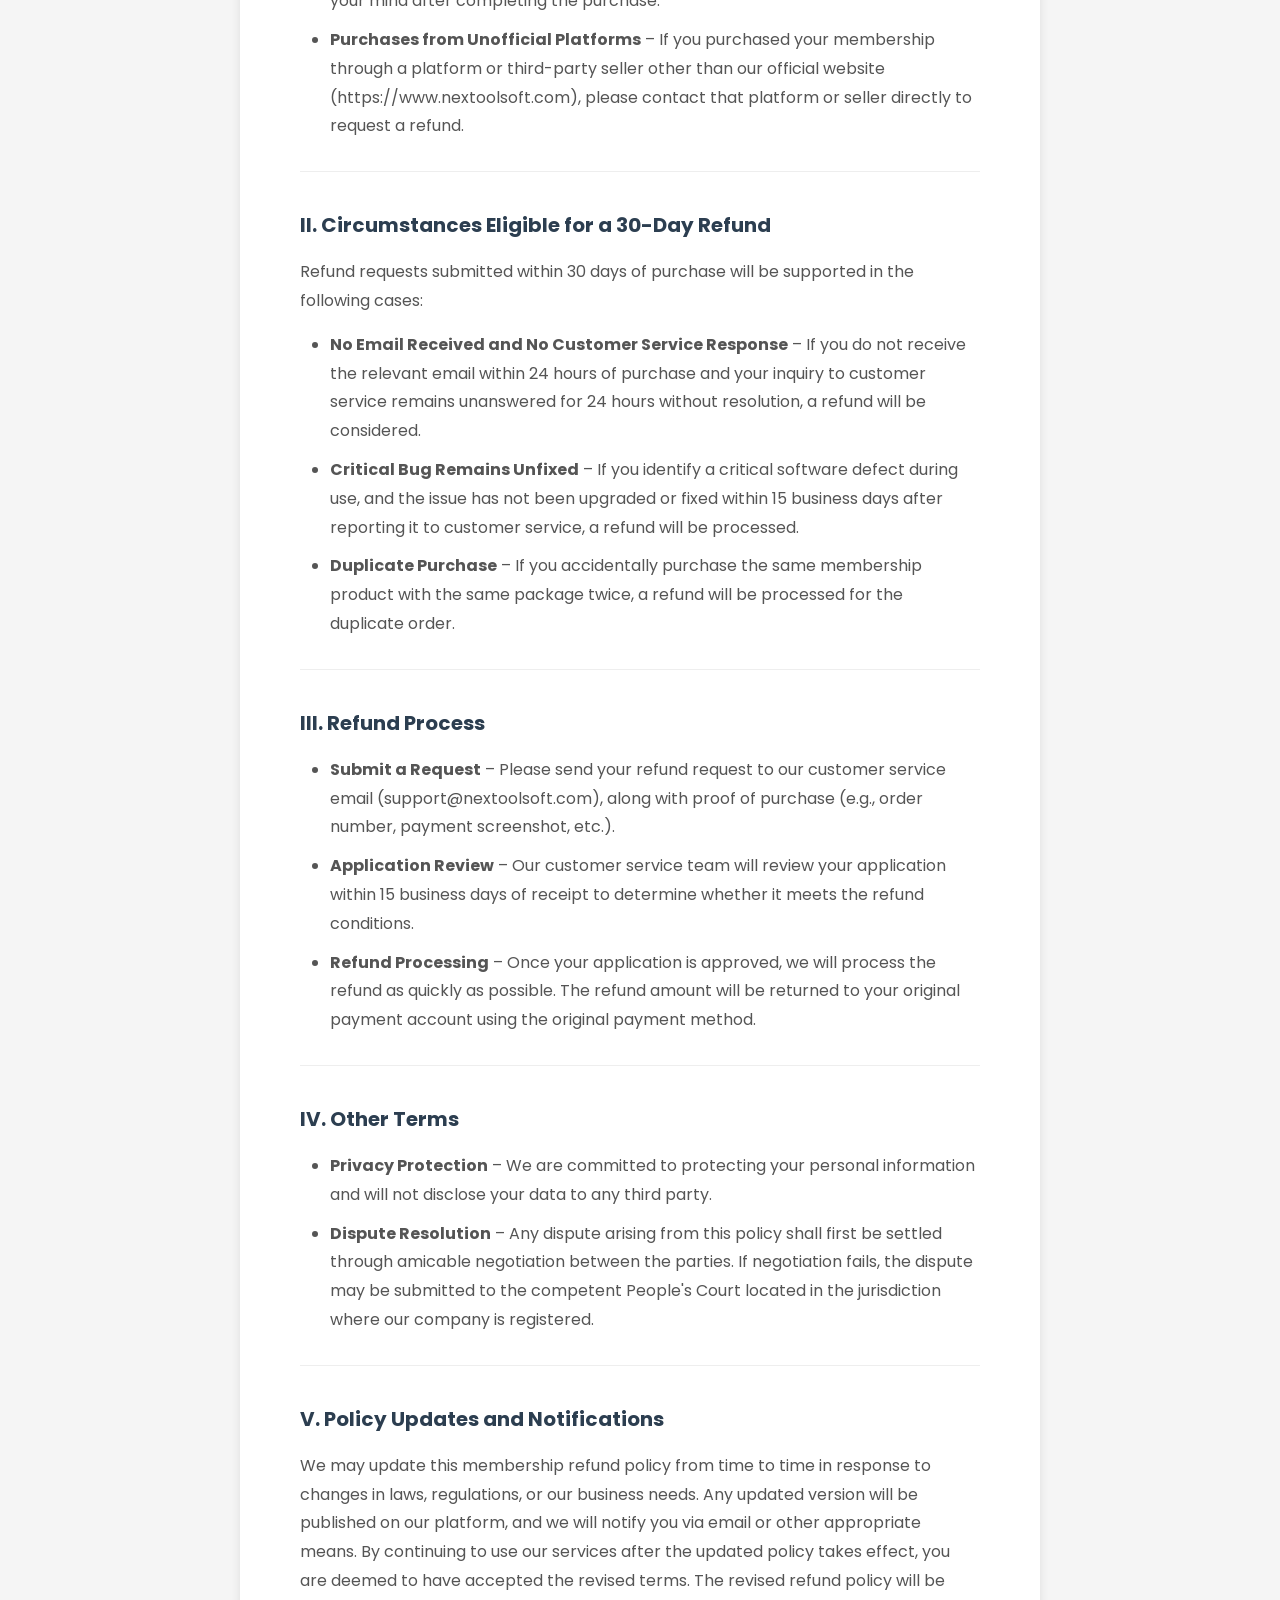
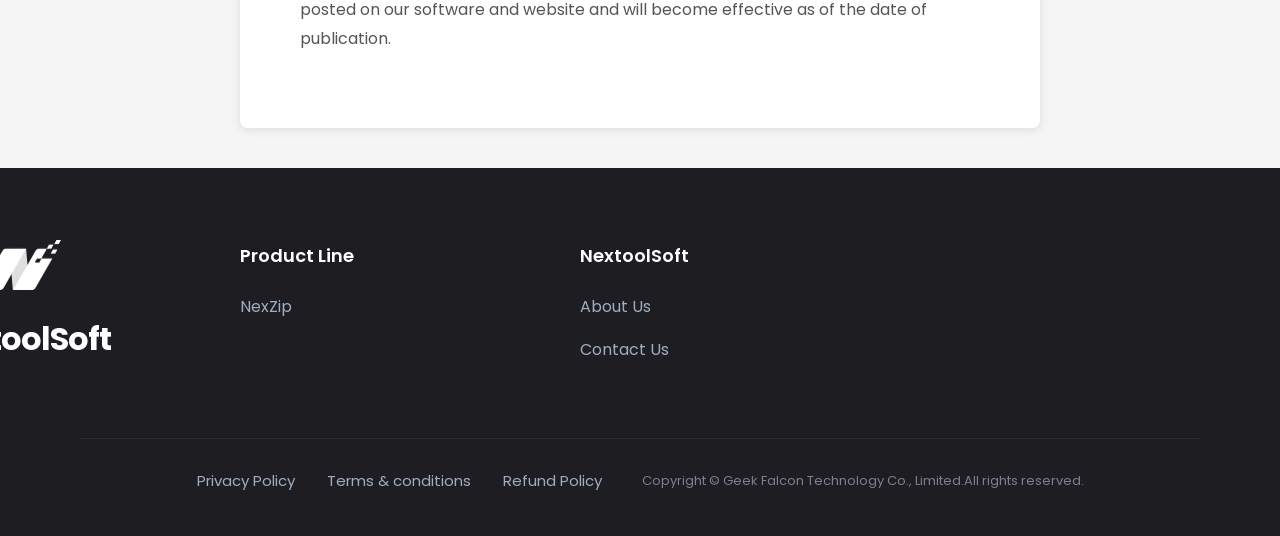
<file: official_website/refund-policy.html>
<!DOCTYPE html>
<html lang="en">
<head>
    <meta charset="UTF-8">
    <meta name="viewport" content="width=device-width, initial-scale=1.0">
    <title>Refund Policy - NextoolSoft</title>
    <link rel="preconnect" href="https://fonts.googleapis.com">
    <link rel="preconnect" href="https://fonts.gstatic.com" crossorigin>
    <link href="https://fonts.googleapis.com/css2?family=Poppins:wght@400;500;600;700&display=swap" rel="stylesheet">
    <style>
        * {
            margin: 0;
            padding: 0;
            box-sizing: border-box;
        }
        body {
            font-family: 'Poppins', -apple-system, BlinkMacSystemFont, "Segoe UI", Roboto, "Helvetica Neue", Arial, sans-serif;
            line-height: 1.8;
            color: #333;
            background-color: #f5f5f5;
        }

        /* Page Background */
        .page-bg {
            position: fixed;
            top: 0;
            left: 0;
            width: 100%;
            height: 100%;
            z-index: -1;
            background: linear-gradient(90deg, #EAF6FF 0%, #F7F4FF 100%);
        }

        /* Header Styles */
        .header {
            height: 88px;
            display: flex;
            align-items: center;
            justify-content: space-between;
            padding: 0 64px;
            position: relative;
            z-index: 10;
            background: transparent;
        }
        .header-logo {
            position: absolute;
            left: calc(50% - 600px);
            display: flex;
            align-items: center;
            gap: 14px;
        }
        .logo-placeholder {
            width: 34px;
            height: 34px;
            border-radius: 6px;
            background: #D9D9D9;
        }
        .header-brand {
            font-size: 22px;
            font-weight: 700;
            color: #1F2937;
            letter-spacing: -0.5px;
            padding-top: 5px;
        }
        .header-nav {
            position: absolute;
            right: calc(50% - 500px);
            font-size: 18px;
            font-weight: 600;
            color: #111827;
            cursor: pointer;
            transition: opacity 0.25s;
        }
        .header-nav:hover {
            opacity: 0.75;
        }

        /* Content Container */
        .content-wrapper {
            padding: 40px 20px;
        }
        .container {
            max-width: 800px;
            margin: 0 auto;
            background: #fff;
            padding: 60px;
            border-radius: 8px;
            box-shadow: 0 2px 10px rgba(0,0,0,0.1);
        }
        h1 {
            font-size: 28px;
            color: #1a1a1a;
            margin-bottom: 30px;
            text-align: center;
        }
        h2 {
            font-size: 20px;
            color: #2c3e50;
            margin-top: 35px;
            margin-bottom: 15px;
        }
        p {
            margin-bottom: 15px;
            color: #555;
        }
        .divider {
            border: none;
            border-top: 1px solid #eee;
            margin: 30px 0;
        }
        ul {
            margin: 15px 0 15px 30px;
            color: #555;
        }
        li {
            margin-bottom: 10px;
        }
        .intro {
            background-color: #f8f9fa;
            padding: 20px;
            border-radius: 6px;
            margin-bottom: 25px;
        }
        .intro h2 {
            margin-top: 0;
        }
        .contact-info {
            background-color: #e8f4f8;
            padding: 20px;
            border-radius: 6px;
            margin-bottom: 25px;
        }
        .contact-info p {
            margin-bottom: 8px;
        }
        .contact-info p:last-child {
            margin-bottom: 0;
        }
        a {
            color: #3498db;
            text-decoration: none;
        }
        a:hover {
            text-decoration: underline;
        }

        /* Footer Styles */
        .site-footer {
            background: #1D1D22;
            padding: 72px 0 42px;
            position: relative;
        }
        .footer-inner {
            max-width: 1200px;
            margin: 0 auto;
            padding: 0 40px;
        }
        .footer-main {
            display: grid;
            grid-template-columns: auto 1fr 1fr 1fr;
            gap: 60px;
            align-items: flex-start;
            padding-left: 100px;
        }
        .footer-brand {
            display: flex;
            flex-direction: column;
            align-items: flex-start;
            margin-left: -200px;
        }
        .footer-logo-placeholder {
            width: 60px;
            height: 60px;
            background: #D9D9D9;
            border-radius: 4px;
            margin-bottom: 20px;
        }
        .footer-brand-name {
            font-size: 32px;
            font-weight: 700;
            color: white;
            letter-spacing: -1px;
            margin-left: -50px;
        }
        .footer-col h4 {
            font-size: 18px;
            font-weight: 600;
            color: white;
            margin-bottom: 20px;
        }
        .footer-links {
            display: flex;
            flex-direction: column;
            gap: 14px;
        }
        .footer-links span,
        .footer-links a {
            font-size: 16px;
            color: #A0AEC0;
            cursor: pointer;
            transition: color 0.25s;
            display: inline-block;
        }
        .footer-links span:hover,
        .footer-links a:hover {
            color: white;
        }
        .footer-bottom {
            display: flex;
            justify-content: center;
            align-items: center;
            gap: 40px;
            margin-top: 70px;
            padding-top: 28px;
            border-top: 1px solid rgba(255,255,255,.06);
        }
        .footer-legal-links {
            display: flex;
            gap: 32px;
        }
        .footer-legal-links a {
            font-size: 15px;
            color: #A0AEC0;
            cursor: pointer;
            transition: color 0.25s;
        }
        .footer-legal-links a:hover {
            color: white;
        }
        .footer-copyright {
            font-size: 13px;
            color: #7B8190;
            margin: 0;
        }

        /* Footer Responsive */
        @media (max-width: 1024px) {
            .footer-main {
                grid-template-columns: 1fr 1fr;
                gap: 40px;
            }
            .footer-brand {
                grid-column: span 2;
                flex-direction: row;
                align-items: center;
                gap: 20px;
            }
            .footer-logo-placeholder {
                margin-bottom: 0;
            }
        }
        @media (max-width: 640px) {
            .site-footer {
                padding: 56px 0 36px;
            }
            .footer-inner {
                padding: 0 24px;
            }
            .footer-main {
                grid-template-columns: 1fr;
                gap: 36px;
            }
            .footer-brand {
                grid-column: span 1;
                flex-direction: column;
                align-items: flex-start;
            }
            .footer-logo-placeholder {
                margin-bottom: 16px;
            }
            .footer-col-empty {
                display: none;
            }
            .footer-bottom {
                flex-direction: column;
                gap: 20px;
                align-items: flex-start;
            }
            .footer-legal-links {
                flex-wrap: wrap;
                gap: 16px 24px;
            }
            .header {
                padding: 0 24px;
            }
            .container {
                padding: 40px 24px;
            }
        }
    </style>
</head>
<body>
    <!-- Page Background -->
    <div class="page-bg"></div>

    <!-- Header -->
    <header class="header">
        <a href="index.html" class="header-logo">
            <img src="images/black_logo.png" alt="NextoolSoft Logo" width="39" height="31">
            <span class="header-brand">NextoolSoft</span>
        </a>
        <span class="header-nav">NexZip</span>
    </header>

    <div class="content-wrapper">
        <div class="container">
            <h1>NextoolSoft Refund Policy</h1>

            <div class="intro">
                <h2>Introduction: Overview of Membership Refund Policy</h2>
                <p>We are dedicated to delivering a high-quality software membership experience to you, the user. At the same time, we recognize that situations may arise where a refund is requested. To ensure that your rights are properly protected, we have established the following 30-day refund policy for software memberships. Please read this policy carefully before using NextoolSoft services. If you do not agree with any part of this policy, please do not proceed with your purchase. By completing the purchase of a membership, you confirm that you fully accept all terms outlined in this policy.</p>
            </div>

            <div class="contact-info">
                <h2>Service Provider Information</h2>
                <p><strong>Company Name:</strong> Geek Falcon Technology Co., Limited (hereinafter referred to as "we", "us", or "our company")</p>
                <p><strong>Website URL:</strong> <a href="https://www.nextoolsoft.com">https://www.nextoolsoft.com</a></p>
                <p><strong>Customer Service Email:</strong> <a href="mailto:support@nextoolsoft.com">support@nextoolsoft.com</a></p>
            </div>

            <hr class="divider">

            <h2>I. Scope of the Refund Policy</h2>
            <p>Our software includes a 30-day membership refund policy designed to safeguard the legitimate rights of users. However, please note that refund requests submitted within the 30-day period will not be granted under the following circumstances:</p>
            <ul>
                <li><strong>Membership Expired</strong> – If the membership you purchased has already passed its validity period, refunds will not be processed.</li>
                <li><strong>Beyond 30 Days</strong> – If more than 30 days have elapsed since the purchase date, refunds are no longer supported.</li>
                <li><strong>Requests Beyond Functional Scope</strong> – Refunds requested based on feature suggestions or requirements that fall outside the product's current capabilities will not be accepted.</li>
                <li><strong>Credit Card Fraud or Unauthorized Payment</strong> – If the issue arises from credit card fraud or an unauthorized payment, we recommend contacting the relevant card issuer directly for resolution.</li>
                <li><strong>Refund Request Without Payment Email</strong> – If you initiate a refund request without having received the payment confirmation email, please first contact our customer service team (email: support@nextoolsoft.com) to verify your payment status before proceeding.</li>
                <li><strong>Change of Mind After Purchase</strong> – Refunds will not be issued if you simply change your mind after completing the purchase.</li>
                <li><strong>Purchases from Unofficial Platforms</strong> – If you purchased your membership through a platform or third-party seller other than our official website (https://www.nextoolsoft.com), please contact that platform or seller directly to request a refund.</li>
            </ul>

            <hr class="divider">

            <h2>II. Circumstances Eligible for a 30-Day Refund</h2>
            <p>Refund requests submitted within 30 days of purchase will be supported in the following cases:</p>
            <ul>
                <li><strong>No Email Received and No Customer Service Response</strong> – If you do not receive the relevant email within 24 hours of purchase and your inquiry to customer service remains unanswered for 24 hours without resolution, a refund will be considered.</li>
                <li><strong>Critical Bug Remains Unfixed</strong> – If you identify a critical software defect during use, and the issue has not been upgraded or fixed within 15 business days after reporting it to customer service, a refund will be processed.</li>
                <li><strong>Duplicate Purchase</strong> – If you accidentally purchase the same membership product with the same package twice, a refund will be processed for the duplicate order.</li>
            </ul>

            <hr class="divider">

            <h2>III. Refund Process</h2>
            <ul>
                <li><strong>Submit a Request</strong> – Please send your refund request to our customer service email (support@nextoolsoft.com), along with proof of purchase (e.g., order number, payment screenshot, etc.).</li>
                <li><strong>Application Review</strong> – Our customer service team will review your application within 15 business days of receipt to determine whether it meets the refund conditions.</li>
                <li><strong>Refund Processing</strong> – Once your application is approved, we will process the refund as quickly as possible. The refund amount will be returned to your original payment account using the original payment method.</li>
            </ul>

            <hr class="divider">

            <h2>IV. Other Terms</h2>
            <ul>
                <li><strong>Privacy Protection</strong> – We are committed to protecting your personal information and will not disclose your data to any third party.</li>
                <li><strong>Dispute Resolution</strong> – Any dispute arising from this policy shall first be settled through amicable negotiation between the parties. If negotiation fails, the dispute may be submitted to the competent People's Court located in the jurisdiction where our company is registered.</li>
            </ul>

            <hr class="divider">

            <h2>V. Policy Updates and Notifications</h2>
            <p>We may update this membership refund policy from time to time in response to changes in laws, regulations, or our business needs. Any updated version will be published on our platform, and we will notify you via email or other appropriate means. By continuing to use our services after the updated policy takes effect, you are deemed to have accepted the revised terms. The revised refund policy will be posted on our software and website and will become effective as of the date of publication.</p>
        </div>
    </div>

    <!-- Footer -->
    <footer class="site-footer">
        <div class="footer-inner">
            <div class="footer-main">
                <div class="footer-brand">
                    <img src="images/nextoolsoft_logo.png" alt="NextoolSoft Logo" width="81" height="50" style="margin-bottom: 20px;">
                    <span class="footer-brand-name">NextoolSoft</span>
                </div>
                <div class="footer-col">
                    <h4>Product Line</h4>
                    <div class="footer-links">
                        <a href="index.html" style="color: #A0AEC0; text-decoration: none;">NexZip</a>
                    </div>
                </div>
                <div class="footer-col">
                    <h4>NextoolSoft</h4>
                    <div class="footer-links">
                        <a href="about.html" style="color: #A0AEC0; text-decoration: none;">About Us</a>
                        <a href="contact.html" style="color: #A0AEC0; text-decoration: none;">Contact Us</a>
                    </div>
                </div>
                <div class="footer-col footer-col-empty"></div>
            </div>
            <div class="footer-bottom">
                <div class="footer-legal-links">
                    <a href="privacy-policy.html">Privacy Policy</a>
                    <a href="terms.html">Terms & conditions</a>
                    <a href="refund-policy.html">Refund Policy</a>
                </div>
                <p class="footer-copyright">Copyright © Geek Falcon Technology Co., Limited.All rights reserved.</p>
            </div>
        </div>
    </footer>
</body>
</html>
</file>
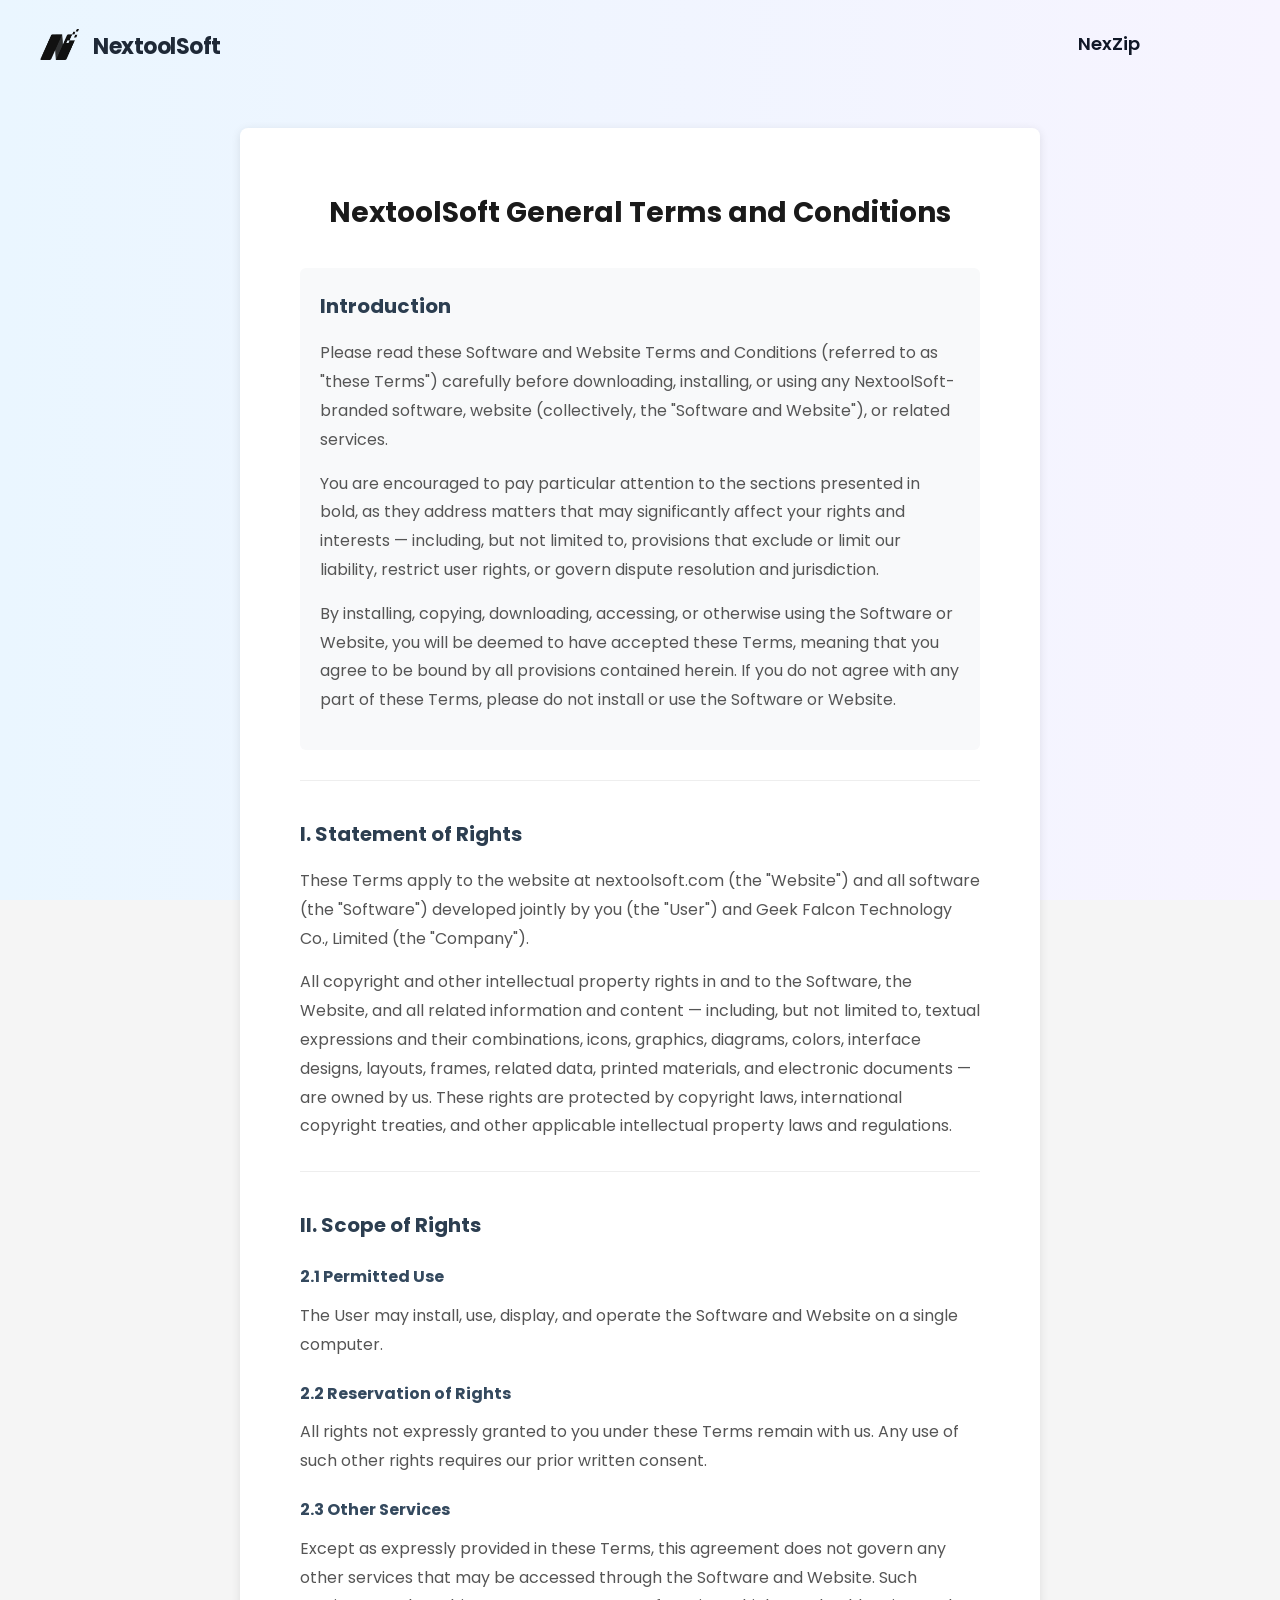
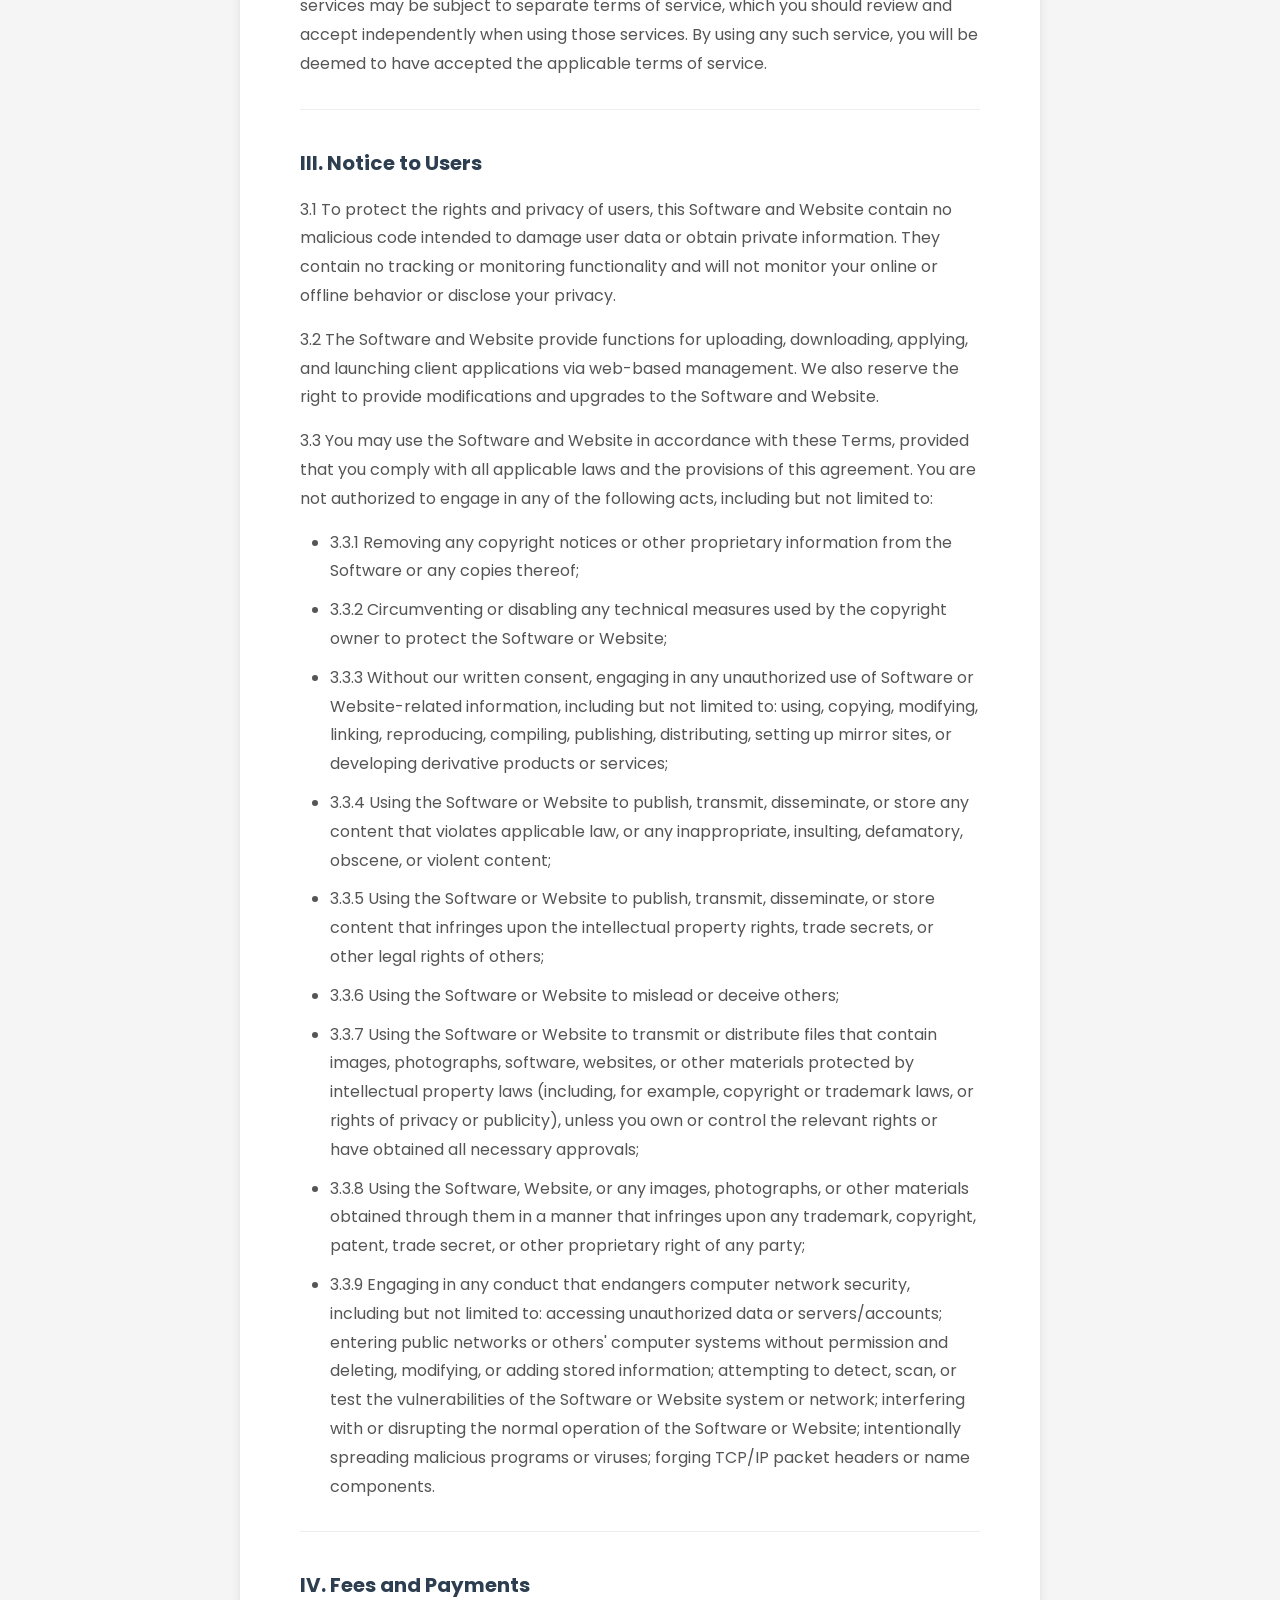
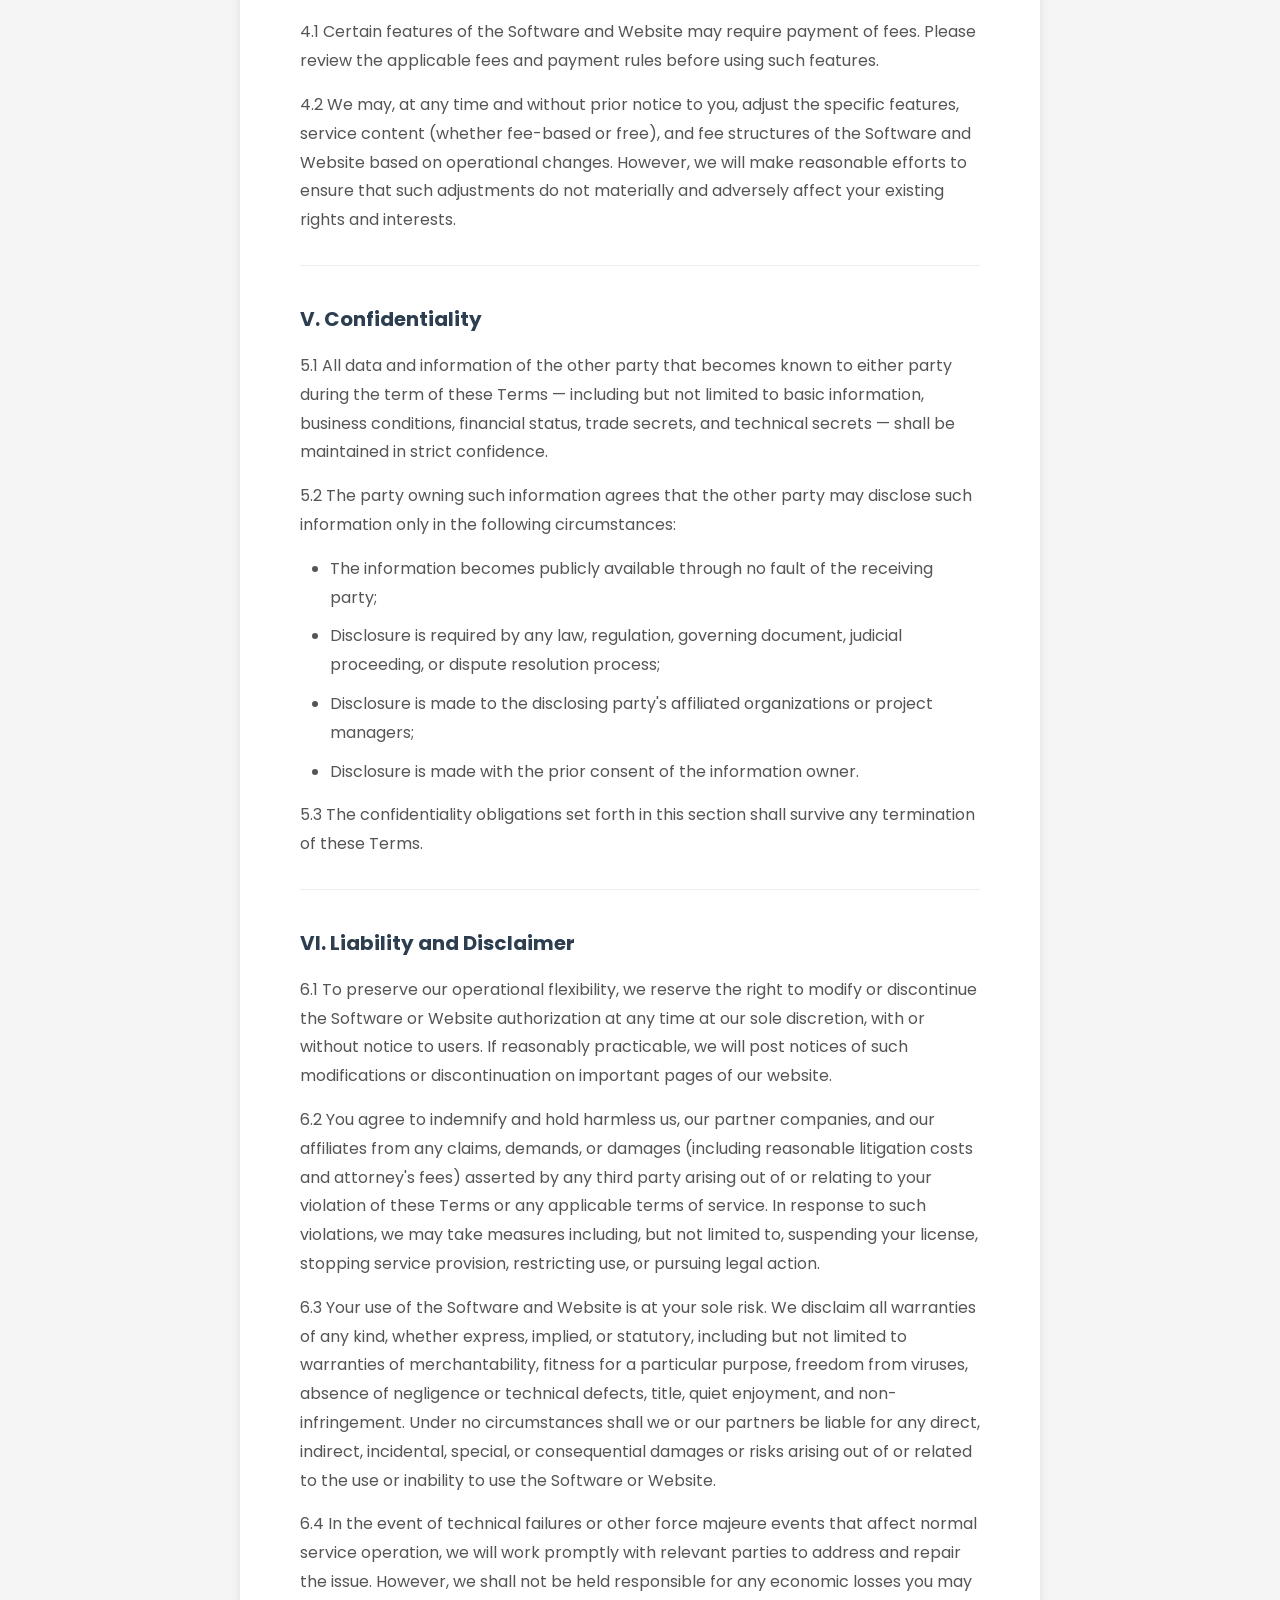
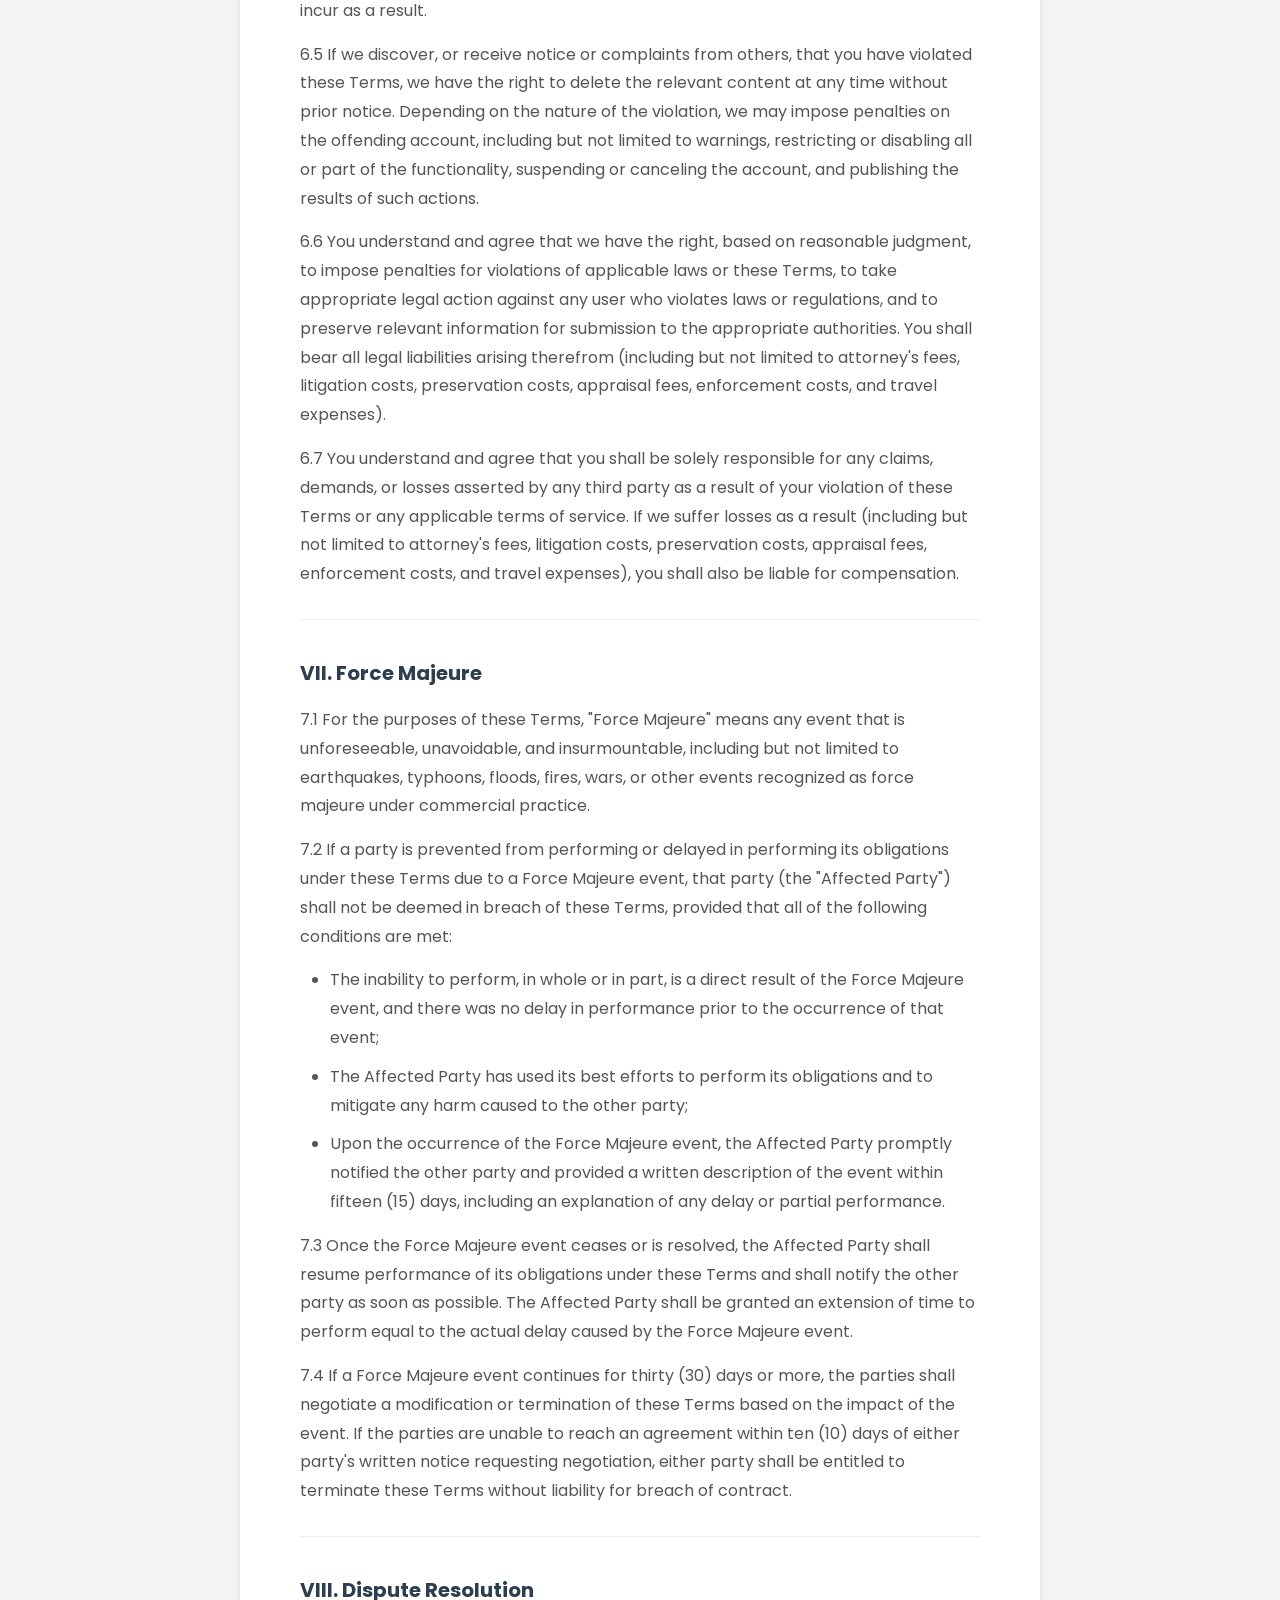
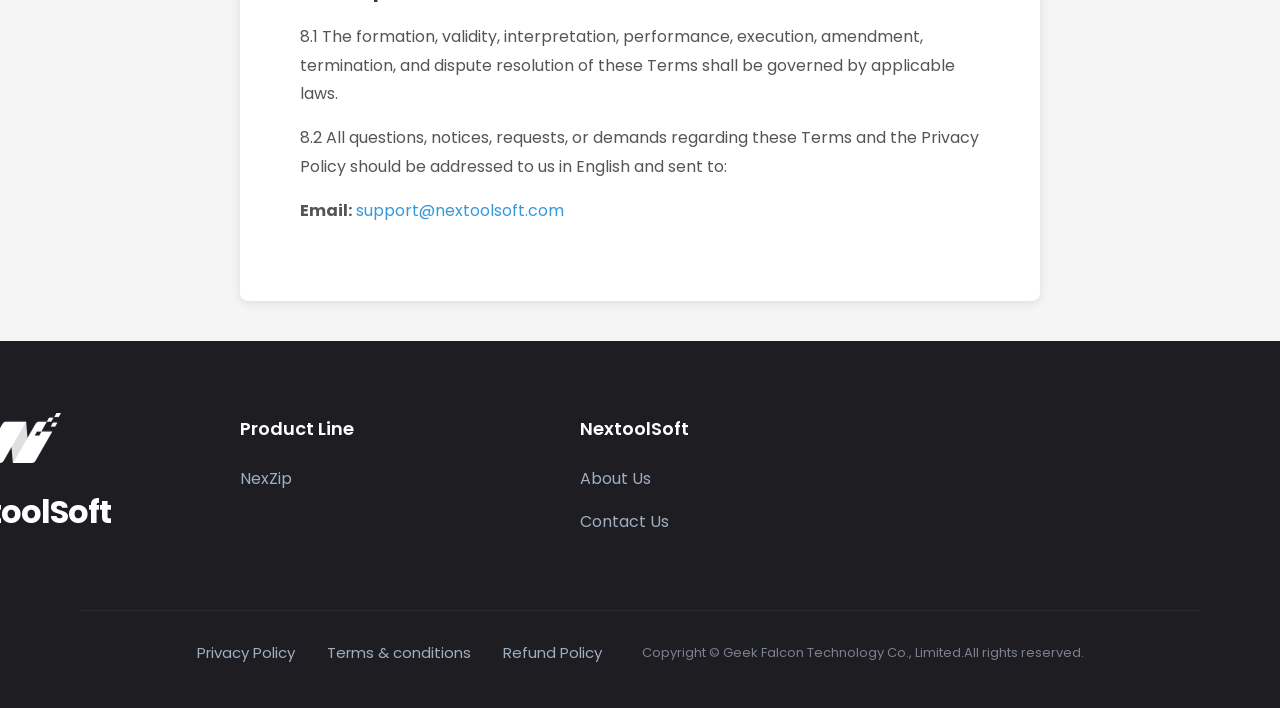
<file: official_website/terms.html>
<!DOCTYPE html>
<html lang="en">
<head>
    <meta charset="UTF-8">
    <meta name="viewport" content="width=device-width, initial-scale=1.0">
    <title>Terms and Conditions - NextoolSoft</title>
    <link rel="preconnect" href="https://fonts.googleapis.com">
    <link rel="preconnect" href="https://fonts.gstatic.com" crossorigin>
    <link href="https://fonts.googleapis.com/css2?family=Poppins:wght@400;500;600;700&display=swap" rel="stylesheet">
    <style>
        * {
            margin: 0;
            padding: 0;
            box-sizing: border-box;
        }
        body {
            font-family: 'Poppins', -apple-system, BlinkMacSystemFont, "Segoe UI", Roboto, "Helvetica Neue", Arial, sans-serif;
            line-height: 1.8;
            color: #333;
            background-color: #f5f5f5;
        }

        /* Page Background */
        .page-bg {
            position: fixed;
            top: 0;
            left: 0;
            width: 100%;
            height: 100%;
            z-index: -1;
            background: linear-gradient(90deg, #EAF6FF 0%, #F7F4FF 100%);
        }

        /* Header Styles */
        .header {
            height: 88px;
            display: flex;
            align-items: center;
            justify-content: space-between;
            padding: 0 64px;
            position: relative;
            z-index: 10;
            background: transparent;
        }
        .header-logo {
            position: absolute;
            left: calc(50% - 600px);
            display: flex;
            align-items: center;
            gap: 14px;
        }
        .logo-placeholder {
            width: 34px;
            height: 34px;
            border-radius: 6px;
            background: #D9D9D9;
        }
        .header-brand {
            font-size: 22px;
            font-weight: 700;
            color: #1F2937;
            letter-spacing: -0.5px;
            padding-top: 5px;
        }
        .header-nav {
            position: absolute;
            right: calc(50% - 500px);
            font-size: 18px;
            font-weight: 600;
            color: #111827;
            cursor: pointer;
            transition: opacity 0.25s;
        }
        .header-nav:hover {
            opacity: 0.75;
        }

        /* Content Container */
        .content-wrapper {
            padding: 40px 20px;
        }
        .container {
            max-width: 800px;
            margin: 0 auto;
            background: #fff;
            padding: 60px;
            border-radius: 8px;
            box-shadow: 0 2px 10px rgba(0,0,0,0.1);
        }
        h1 {
            font-size: 28px;
            color: #1a1a1a;
            margin-bottom: 30px;
            text-align: center;
        }
        h2 {
            font-size: 20px;
            color: #2c3e50;
            margin-top: 35px;
            margin-bottom: 15px;
        }
        h3 {
            font-size: 16px;
            color: #34495e;
            margin-top: 20px;
            margin-bottom: 10px;
        }
        p {
            margin-bottom: 15px;
            color: #555;
        }
        .divider {
            border: none;
            border-top: 1px solid #eee;
            margin: 30px 0;
        }
        ul {
            margin: 15px 0 15px 30px;
            color: #555;
        }
        li {
            margin-bottom: 10px;
        }
        .intro {
            background-color: #f8f9fa;
            padding: 20px;
            border-radius: 6px;
            margin-bottom: 25px;
        }
        .intro h2 {
            margin-top: 0;
        }
        a {
            color: #3498db;
            text-decoration: none;
        }
        a:hover {
            text-decoration: underline;
        }

        /* Footer Styles */
        .site-footer {
            background: #1D1D22;
            padding: 72px 0 42px;
            position: relative;
        }
        .footer-inner {
            max-width: 1200px;
            margin: 0 auto;
            padding: 0 40px;
        }
        .footer-main {
            display: grid;
            grid-template-columns: auto 1fr 1fr 1fr;
            gap: 60px;
            align-items: flex-start;
            padding-left: 100px;
        }
        .footer-brand {
            display: flex;
            flex-direction: column;
            align-items: flex-start;
            margin-left: -200px;
        }
        .footer-logo-placeholder {
            width: 60px;
            height: 60px;
            background: #D9D9D9;
            border-radius: 4px;
            margin-bottom: 20px;
        }
        .footer-brand-name {
            font-size: 32px;
            font-weight: 700;
            color: white;
            letter-spacing: -1px;
            margin-left: -50px;
        }
        .footer-col h4 {
            font-size: 18px;
            font-weight: 600;
            color: white;
            margin-bottom: 20px;
        }
        .footer-links {
            display: flex;
            flex-direction: column;
            gap: 14px;
        }
        .footer-links span,
        .footer-links a {
            font-size: 16px;
            color: #A0AEC0;
            cursor: pointer;
            transition: color 0.25s;
            display: inline-block;
        }
        .footer-links span:hover,
        .footer-links a:hover {
            color: white;
        }
        .footer-bottom {
            display: flex;
            justify-content: center;
            align-items: center;
            gap: 40px;
            margin-top: 70px;
            padding-top: 28px;
            border-top: 1px solid rgba(255,255,255,.06);
        }
        .footer-legal-links {
            display: flex;
            gap: 32px;
        }
        .footer-legal-links a {
            font-size: 15px;
            color: #A0AEC0;
            cursor: pointer;
            transition: color 0.25s;
        }
        .footer-legal-links a:hover {
            color: white;
        }
        .footer-copyright {
            font-size: 13px;
            color: #7B8190;
            margin: 0;
        }

        /* Footer Responsive */
        @media (max-width: 1024px) {
            .footer-main {
                grid-template-columns: 1fr 1fr;
                gap: 40px;
            }
            .footer-brand {
                grid-column: span 2;
                flex-direction: row;
                align-items: center;
                gap: 20px;
            }
            .footer-logo-placeholder {
                margin-bottom: 0;
            }
        }
        @media (max-width: 640px) {
            .site-footer {
                padding: 56px 0 36px;
            }
            .footer-inner {
                padding: 0 24px;
            }
            .footer-main {
                grid-template-columns: 1fr;
                gap: 36px;
            }
            .footer-brand {
                grid-column: span 1;
                flex-direction: column;
                align-items: flex-start;
            }
            .footer-logo-placeholder {
                margin-bottom: 16px;
            }
            .footer-col-empty {
                display: none;
            }
            .footer-bottom {
                flex-direction: column;
                gap: 20px;
                align-items: flex-start;
            }
            .footer-legal-links {
                flex-wrap: wrap;
                gap: 16px 24px;
            }
            .header {
                padding: 0 24px;
            }
            .container {
                padding: 40px 24px;
            }
        }
    </style>
</head>
<body>
    <!-- Page Background -->
    <div class="page-bg"></div>

    <!-- Header -->
    <header class="header">
        <a href="index.html" class="header-logo">
            <img src="images/black_logo.png" alt="NextoolSoft Logo" width="39" height="31">
            <span class="header-brand">NextoolSoft</span>
        </a>
        <span class="header-nav">NexZip</span>
    </header>

    <div class="content-wrapper">
        <div class="container">
            <h1>NextoolSoft General Terms and Conditions</h1>

            <div class="intro">
                <h2>Introduction</h2>
                <p>Please read these Software and Website Terms and Conditions (referred to as "these Terms") carefully before downloading, installing, or using any NextoolSoft-branded software, website (collectively, the "Software and Website"), or related services.</p>
                <p>You are encouraged to pay particular attention to the sections presented in bold, as they address matters that may significantly affect your rights and interests — including, but not limited to, provisions that exclude or limit our liability, restrict user rights, or govern dispute resolution and jurisdiction.</p>
                <p>By installing, copying, downloading, accessing, or otherwise using the Software or Website, you will be deemed to have accepted these Terms, meaning that you agree to be bound by all provisions contained herein. If you do not agree with any part of these Terms, please do not install or use the Software or Website.</p>
            </div>

            <hr class="divider">

            <h2>I. Statement of Rights</h2>
            <p>These Terms apply to the website at nextoolsoft.com (the "Website") and all software (the "Software") developed jointly by you (the "User") and Geek Falcon Technology Co., Limited (the "Company").</p>
            <p>All copyright and other intellectual property rights in and to the Software, the Website, and all related information and content — including, but not limited to, textual expressions and their combinations, icons, graphics, diagrams, colors, interface designs, layouts, frames, related data, printed materials, and electronic documents — are owned by us. These rights are protected by copyright laws, international copyright treaties, and other applicable intellectual property laws and regulations.</p>

            <hr class="divider">

            <h2>II. Scope of Rights</h2>
            <h3>2.1 Permitted Use</h3>
            <p>The User may install, use, display, and operate the Software and Website on a single computer.</p>

            <h3>2.2 Reservation of Rights</h3>
            <p>All rights not expressly granted to you under these Terms remain with us. Any use of such other rights requires our prior written consent.</p>

            <h3>2.3 Other Services</h3>
            <p>Except as expressly provided in these Terms, this agreement does not govern any other services that may be accessed through the Software and Website. Such services may be subject to separate terms of service, which you should review and accept independently when using those services. By using any such service, you will be deemed to have accepted the applicable terms of service.</p>

            <hr class="divider">

            <h2>III. Notice to Users</h2>
            <p>3.1 To protect the rights and privacy of users, this Software and Website contain no malicious code intended to damage user data or obtain private information. They contain no tracking or monitoring functionality and will not monitor your online or offline behavior or disclose your privacy.</p>
            <p>3.2 The Software and Website provide functions for uploading, downloading, applying, and launching client applications via web-based management. We also reserve the right to provide modifications and upgrades to the Software and Website.</p>
            <p>3.3 You may use the Software and Website in accordance with these Terms, provided that you comply with all applicable laws and the provisions of this agreement. You are not authorized to engage in any of the following acts, including but not limited to:</p>
            <ul>
                <li>3.3.1 Removing any copyright notices or other proprietary information from the Software or any copies thereof;</li>
                <li>3.3.2 Circumventing or disabling any technical measures used by the copyright owner to protect the Software or Website;</li>
                <li>3.3.3 Without our written consent, engaging in any unauthorized use of Software or Website-related information, including but not limited to: using, copying, modifying, linking, reproducing, compiling, publishing, distributing, setting up mirror sites, or developing derivative products or services;</li>
                <li>3.3.4 Using the Software or Website to publish, transmit, disseminate, or store any content that violates applicable law, or any inappropriate, insulting, defamatory, obscene, or violent content;</li>
                <li>3.3.5 Using the Software or Website to publish, transmit, disseminate, or store content that infringes upon the intellectual property rights, trade secrets, or other legal rights of others;</li>
                <li>3.3.6 Using the Software or Website to mislead or deceive others;</li>
                <li>3.3.7 Using the Software or Website to transmit or distribute files that contain images, photographs, software, websites, or other materials protected by intellectual property laws (including, for example, copyright or trademark laws, or rights of privacy or publicity), unless you own or control the relevant rights or have obtained all necessary approvals;</li>
                <li>3.3.8 Using the Software, Website, or any images, photographs, or other materials obtained through them in a manner that infringes upon any trademark, copyright, patent, trade secret, or other proprietary right of any party;</li>
                <li>3.3.9 Engaging in any conduct that endangers computer network security, including but not limited to: accessing unauthorized data or servers/accounts; entering public networks or others' computer systems without permission and deleting, modifying, or adding stored information; attempting to detect, scan, or test the vulnerabilities of the Software or Website system or network; interfering with or disrupting the normal operation of the Software or Website; intentionally spreading malicious programs or viruses; forging TCP/IP packet headers or name components.</li>
            </ul>

            <hr class="divider">

            <h2>IV. Fees and Payments</h2>
            <p>4.1 Certain features of the Software and Website may require payment of fees. Please review the applicable fees and payment rules before using such features.</p>
            <p>4.2 We may, at any time and without prior notice to you, adjust the specific features, service content (whether fee-based or free), and fee structures of the Software and Website based on operational changes. However, we will make reasonable efforts to ensure that such adjustments do not materially and adversely affect your existing rights and interests.</p>

            <hr class="divider">

            <h2>V. Confidentiality</h2>
            <p>5.1 All data and information of the other party that becomes known to either party during the term of these Terms — including but not limited to basic information, business conditions, financial status, trade secrets, and technical secrets — shall be maintained in strict confidence.</p>
            <p>5.2 The party owning such information agrees that the other party may disclose such information only in the following circumstances:</p>
            <ul>
                <li>The information becomes publicly available through no fault of the receiving party;</li>
                <li>Disclosure is required by any law, regulation, governing document, judicial proceeding, or dispute resolution process;</li>
                <li>Disclosure is made to the disclosing party's affiliated organizations or project managers;</li>
                <li>Disclosure is made with the prior consent of the information owner.</li>
            </ul>
            <p>5.3 The confidentiality obligations set forth in this section shall survive any termination of these Terms.</p>

            <hr class="divider">

            <h2>VI. Liability and Disclaimer</h2>
            <p>6.1 To preserve our operational flexibility, we reserve the right to modify or discontinue the Software or Website authorization at any time at our sole discretion, with or without notice to users. If reasonably practicable, we will post notices of such modifications or discontinuation on important pages of our website.</p>
            <p>6.2 You agree to indemnify and hold harmless us, our partner companies, and our affiliates from any claims, demands, or damages (including reasonable litigation costs and attorney's fees) asserted by any third party arising out of or relating to your violation of these Terms or any applicable terms of service. In response to such violations, we may take measures including, but not limited to, suspending your license, stopping service provision, restricting use, or pursuing legal action.</p>
            <p>6.3 Your use of the Software and Website is at your sole risk. We disclaim all warranties of any kind, whether express, implied, or statutory, including but not limited to warranties of merchantability, fitness for a particular purpose, freedom from viruses, absence of negligence or technical defects, title, quiet enjoyment, and non-infringement. Under no circumstances shall we or our partners be liable for any direct, indirect, incidental, special, or consequential damages or risks arising out of or related to the use or inability to use the Software or Website.</p>
            <p>6.4 In the event of technical failures or other force majeure events that affect normal service operation, we will work promptly with relevant parties to address and repair the issue. However, we shall not be held responsible for any economic losses you may incur as a result.</p>
            <p>6.5 If we discover, or receive notice or complaints from others, that you have violated these Terms, we have the right to delete the relevant content at any time without prior notice. Depending on the nature of the violation, we may impose penalties on the offending account, including but not limited to warnings, restricting or disabling all or part of the functionality, suspending or canceling the account, and publishing the results of such actions.</p>
            <p>6.6 You understand and agree that we have the right, based on reasonable judgment, to impose penalties for violations of applicable laws or these Terms, to take appropriate legal action against any user who violates laws or regulations, and to preserve relevant information for submission to the appropriate authorities. You shall bear all legal liabilities arising therefrom (including but not limited to attorney's fees, litigation costs, preservation costs, appraisal fees, enforcement costs, and travel expenses).</p>
            <p>6.7 You understand and agree that you shall be solely responsible for any claims, demands, or losses asserted by any third party as a result of your violation of these Terms or any applicable terms of service. If we suffer losses as a result (including but not limited to attorney's fees, litigation costs, preservation costs, appraisal fees, enforcement costs, and travel expenses), you shall also be liable for compensation.</p>

            <hr class="divider">

            <h2>VII. Force Majeure</h2>
            <p>7.1 For the purposes of these Terms, "Force Majeure" means any event that is unforeseeable, unavoidable, and insurmountable, including but not limited to earthquakes, typhoons, floods, fires, wars, or other events recognized as force majeure under commercial practice.</p>
            <p>7.2 If a party is prevented from performing or delayed in performing its obligations under these Terms due to a Force Majeure event, that party (the "Affected Party") shall not be deemed in breach of these Terms, provided that all of the following conditions are met:</p>
            <ul>
                <li>The inability to perform, in whole or in part, is a direct result of the Force Majeure event, and there was no delay in performance prior to the occurrence of that event;</li>
                <li>The Affected Party has used its best efforts to perform its obligations and to mitigate any harm caused to the other party;</li>
                <li>Upon the occurrence of the Force Majeure event, the Affected Party promptly notified the other party and provided a written description of the event within fifteen (15) days, including an explanation of any delay or partial performance.</li>
            </ul>
            <p>7.3 Once the Force Majeure event ceases or is resolved, the Affected Party shall resume performance of its obligations under these Terms and shall notify the other party as soon as possible. The Affected Party shall be granted an extension of time to perform equal to the actual delay caused by the Force Majeure event.</p>
            <p>7.4 If a Force Majeure event continues for thirty (30) days or more, the parties shall negotiate a modification or termination of these Terms based on the impact of the event. If the parties are unable to reach an agreement within ten (10) days of either party's written notice requesting negotiation, either party shall be entitled to terminate these Terms without liability for breach of contract.</p>

            <hr class="divider">

            <h2>VIII. Dispute Resolution</h2>
            <p>8.1 The formation, validity, interpretation, performance, execution, amendment, termination, and dispute resolution of these Terms shall be governed by applicable laws.</p>
            <p>8.2 All questions, notices, requests, or demands regarding these Terms and the Privacy Policy should be addressed to us in English and sent to:</p>
            <p><strong>Email:</strong> <a href="mailto:support@nextoolsoft.com">support@nextoolsoft.com</a></p>
        </div>
    </div>

    <!-- Footer -->
    <footer class="site-footer">
        <div class="footer-inner">
            <div class="footer-main">
                <div class="footer-brand">
                    <img src="images/nextoolsoft_logo.png" alt="NextoolSoft Logo" width="81" height="50" style="margin-bottom: 20px;">
                    <span class="footer-brand-name">NextoolSoft</span>
                </div>
                <div class="footer-col">
                    <h4>Product Line</h4>
                    <div class="footer-links">
                        <a href="index.html" style="color: #A0AEC0; text-decoration: none;">NexZip</a>
                    </div>
                </div>
                <div class="footer-col">
                    <h4>NextoolSoft</h4>
                    <div class="footer-links">
                        <a href="about.html" style="color: #A0AEC0; text-decoration: none;">About Us</a>
                        <a href="contact.html" style="color: #A0EC0; text-decoration: none;">Contact Us</a>
                    </div>
                </div>
                <div class="footer-col footer-col-empty"></div>
            </div>
            <div class="footer-bottom">
                <div class="footer-legal-links">
                    <a href="privacy-policy.html">Privacy Policy</a>
                    <a href="terms.html">Terms & conditions</a>
                    <a href="refund-policy.html">Refund Policy</a>
                </div>
                <p class="footer-copyright">Copyright © Geek Falcon Technology Co., Limited.All rights reserved.</p>
            </div>
        </div>
    </footer>
</body>
</html>
</file>
<file: official_website/styles.css>
/* ============================================
   NexZip - Modern SaaS Landing Page Styles
   Inspired by MacOS + Fluent + Stripe Design
   ============================================ */

/* CSS Variables */
:root {
    /* Primary Colors */
    --primary: #2F80FF;
    --primary-dark: #1D6FFF;
    --primary-light: #4DA3FF;
    
    /* Background Colors */
    --bg-light: #EAF6FF;
    --bg-right: #F7F4FF;
    --white: #FFFFFF;
    
    /* Text Colors */
    --text-dark: #0B1320;
    --text-secondary: #1B2430;
    --text-body: #667085;
    --text-muted: #718096;
    --text-light: #A0AEC0;
    
    /* Accent Colors */
    --accent-purple: #BEE3FF;
    --accent-blue: #BEE3FF;
    
    /* Shadows */
    --shadow-sm: 0 4px 12px rgba(47, 128, 255, 0.1);
    --shadow-md: 0 8px 24px rgba(47, 128, 255, 0.15);
    --shadow-lg: 0 16px 40px rgba(47, 128, 255, 0.25);
    --shadow-card: 0 20px 60px rgba(80, 120, 180, 0.18);
    
    /* Gradients */
    --gradient-primary: linear-gradient(135deg, #2F80FF, #4DA3FF);
    --gradient-bg: linear-gradient(90deg, #EAF6FF 0%, #F7F4FF 100%);
    
    /* Glass Effect */
    --glass-bg: rgba(255, 255, 255, 0.55);
    --glass-border: rgba(255, 255, 255, 0.5);
    --glass-shadow: 0 8px 32px rgba(80, 120, 180, 0.12);
    
    /* Spacing */
    --header-height: 88px;
    --content-max-width: 1280px;
}

/* Reset & Base */
*, *::before, *::after {
    margin: 0;
    padding: 0;
    box-sizing: border-box;
}

html {
    scroll-behavior: smooth;
}

body {
    font-family: 'Poppins', -apple-system, BlinkMacSystemFont, 'Segoe UI', Roboto, sans-serif;
    background: var(--gradient-bg);
    color: var(--text-dark);
    line-height: 1.6;
    overflow-x: hidden;
    min-height: 100vh;
}

/* ============================================
   Page Background Decorations
   ============================================ */
.page-bg {
    position: fixed;
    top: 0;
    left: 0;
    width: 100%;
    height: 100%;
    pointer-events: none;
    z-index: 0;
    overflow: hidden;
}

.bg-gradient {
    position: absolute;
    width: 100%;
    height: 100%;
    background: var(--gradient-bg);
}

.bg-blob-left {
    position: absolute;
    width: 500px;
    height: 500px;
    left: -120px;
    top: 60px;
    background: radial-gradient(circle, #BEE3FF 0%, transparent 70%);
    opacity: 0.25;
    filter: blur(20px);
    border-radius: 50%;
}

.bg-blob-right {
    position: absolute;
    width: 600px;
    height: 600px;
    right: -200px;
    top: -100px;
    background: linear-gradient(135deg, rgba(167, 139, 250, 0.3), rgba(47, 128, 255, 0.2));
    border-radius: 80px;
    transform: rotate(-15deg);
}

.bg-curve {
    position: absolute;
    top: 0;
    left: 0;
    width: 100%;
    height: 200px;
    opacity: 0.5;
}

/* ============================================
   Header Navigation
   ============================================ */
.header {
    position: fixed;
    top: 0;
    left: 0;
    width: 100%;
    height: var(--header-height);
    z-index: 999;
    padding: 0 60px;
    display: flex;
    align-items: center;
}

.header::before {
    content: '';
    position: absolute;
    top: 0;
    left: 0;
    width: 100%;
    height: 100%;
    background: rgba(255, 255, 255, 0.4);
    backdrop-filter: blur(20px);
    -webkit-backdrop-filter: blur(20px);
    border-bottom: 1px solid rgba(255, 255, 255, 0.3);
}

.header-container {
    position: relative;
    width: 100%;
    max-width: var(--content-max-width);
    margin: 0 auto;
    display: flex;
    align-items: center;
    justify-content: space-between;
}

/* Logo */
.logo {
    display: flex;
    align-items: center;
    gap: 12px;
    text-decoration: none;
}

.logo-image-placeholder {
    width: 32px;
    height: 32px;
    background: var(--gradient-primary);
    border-radius: 8px;
    position: relative;
}

.logo-image {
    width: 30px;
    height: 30px;
    object-fit: contain;
    border-radius: 4px;
}

.logo-image-placeholder::after {
    content: 'Logo';
    position: absolute;
    top: 50%;
    left: 50%;
    transform: translate(-50%, -50%);
    font-size: 6px;
    color: rgba(255, 255, 255, 0.5);
    white-space: nowrap;
}

.logo-text {
    font-size: 24px;
    font-weight: 700;
    color: var(--text-secondary);
    letter-spacing: -1px;
}

/* Navigation Buttons */
.nav-buttons {
    display: flex;
    align-items: center;
    gap: 16px;
}

.btn {
    display: inline-flex;
    align-items: center;
    justify-content: center;
    height: 44px;
    padding: 0 34px;
    font-size: 16px;
    font-weight: 600;
    text-decoration: none;
    border-radius: 999px;
    transition: all 0.25s ease;
    cursor: pointer;
    border: none;
}

.btn-primary {
    background: var(--primary);
    color: var(--white);
    box-shadow: var(--shadow-md);
}

.btn-primary:hover {
    background: var(--primary-dark);
    transform: translateY(-2px);
    box-shadow: var(--shadow-lg);
}

.btn-outline {
    background: transparent;
    color: var(--primary);
    border: 2px solid var(--primary);
}

.btn-outline:hover {
    background: rgba(47, 128, 255, 0.08);
}

/* ============================================
   Banner Section
   ============================================ */
.banner {
    position: relative;
    z-index: 1;
    min-height: 100vh;
    padding-top: calc(var(--header-height) + 32px);
    padding-left: 80px;
    padding-right: 80px;
    display: flex;
    align-items: center;
}

.banner-container {
    max-width: var(--content-max-width);
    width: 100%;
    margin: 0 auto;
    display: flex;
    align-items: center;
    justify-content: space-between;
    gap: 60px;
}

/* Left Content */
.banner-content {
    width: 520px;
    animation: fadeUp 0.5s ease;
}

.main-title {
    font-size: 84px;
    font-weight: 800;
    color: var(--text-dark);
    line-height: 1;
    letter-spacing: -3px;
    margin-bottom: 32px;
}

.subtitle {
    font-size: 26px;
    font-weight: 700;
    color: var(--text-body);
    line-height: 1.4;
    max-width: 540px;
    margin-bottom: 28px;
}

.description {
    font-size: 18px;
    line-height: 1.9;
    color: var(--text-muted);
    max-width: 520px;
}

.description p {
    margin-bottom: 12px;
}

.description p:last-child {
    margin-bottom: 0;
}

/* Banner Buttons */
.banner-buttons {
    display: flex;
    gap: 28px;
    margin-top: 48px;
    align-items: center;
}

.btn-download {
    width: 240px;
    height: 72px;
    background: var(--gradient-primary);
    color: var(--white);
    font-size: 26px;
    font-weight: 700;
    border-radius: 999px;
    box-shadow: 0 16px 40px rgba(47, 128, 255, 0.28);
    display: flex;
    align-items: center;
    justify-content: center;
    gap: 12px;
    transition: all 0.3s ease;
}

.btn-download:hover {
    transform: translateY(-3px) scale(1.02);
    box-shadow: 0 20px 50px rgba(47, 128, 255, 0.35);
}

.btn-icon {
    width: 48px;
    height: 48px;
}

.btn-pricing {
    width: 240px;
    height: 72px;
    background: rgba(255, 255, 255, 0.6);
    color: var(--primary);
    font-size: 28px;
    font-weight: 700;
    border-radius: 999px;
    border: 2px solid var(--primary);
    transition: all 0.3s ease;
    display: flex;
    align-items: center;
    justify-content: center;
}

.btn-pricing:hover {
    background: #EEF5FF;
    transform: translateY(-3px);
}

/* ============================================
   Right Product Preview (Mockup Card)
   ============================================ */
.panel-image {
    width: 760px;
    height: auto;
    animation: fadeUp 0.5s ease 0.2s backwards;
}

.mockup-card {
    width: 100%;
    height: 520px;
    background: var(--glass-bg);
    backdrop-filter: blur(20px);
    -webkit-backdrop-filter: blur(20px);
    border-radius: 28px;
    border: 1px solid var(--glass-border);
    box-shadow: var(--shadow-card);
    transform: rotate(-1deg);
    overflow: hidden;
    display: flex;
    flex-direction: column;
}

/* Mockup Header */
.mockup-header {
    height: 72px;
    background: rgba(255, 255, 255, 0.3);
    border-bottom: 1px solid rgba(255, 255, 255, 0.3);
    display: flex;
    align-items: center;
    justify-content: space-between;
    padding: 0 24px;
}

.mockup-logo {
    display: flex;
    align-items: center;
    gap: 12px;
}

.mockup-logo-placeholder {
    width: 36px;
    height: 36px;
    background: var(--gradient-primary);
    border-radius: 8px;
    position: relative;
}

.mockup-logo-placeholder::after {
    content: '';
    position: absolute;
    top: 50%;
    left: 50%;
    transform: translate(-50%, -50%);
    width: 16px;
    height: 16px;
    border: 2px solid rgba(255, 255, 255, 0.6);
    border-radius: 4px;
}

.mockup-brand {
    display: flex;
    flex-direction: column;
}

.mockup-brand-name {
    font-size: 16px;
    font-weight: 700;
    color: var(--text-secondary);
}

.mockup-brand-tagline {
    font-size: 11px;
    color: var(--text-muted);
}

.mockup-user {
    display: flex;
    align-items: center;
    gap: 16px;
}

.mockup-avatar-placeholder {
    width: 32px;
    height: 32px;
    background: linear-gradient(135deg, #E0E5EC, #F0F4F8);
    border-radius: 50%;
    border: 2px solid rgba(255, 255, 255, 0.8);
}

.mockup-controls {
    display: flex;
    align-items: center;
    gap: 8px;
}

.control-btn {
    width: 10px;
    height: 10px;
    border-radius: 50%;
}

.control-btn.minimize {
    background: #A0AEC0;
}

.control-btn.maximize {
    background: #718096;
}

.control-btn.close {
    background: #4A5568;
}

/* Mockup Content */
.mockup-content {
    flex: 1;
    padding: 24px;
    display: flex;
    align-items: flex-start;
    justify-content: center;
}

.feature-grid {
    display: grid;
    grid-template-columns: repeat(4, 1fr);
    gap: 20px;
    width: 100%;
}

.feature-card {
    height: 150px;
    background: rgba(255, 255, 255, 0.5);
    backdrop-filter: blur(10px);
    -webkit-backdrop-filter: blur(10px);
    border-radius: 18px;
    border: 1px solid rgba(255, 255, 255, 0.4);
    display: flex;
    flex-direction: column;
    align-items: center;
    justify-content: center;
    padding: 16px;
    transition: all 0.3s ease;
}

.feature-card:hover {
    transform: translateY(-8px);
    background: rgba(255, 255, 255, 0.7);
    box-shadow: 0 12px 32px rgba(80, 120, 180, 0.15);
}

.feature-icon-placeholder {
    width: 56px;
    height: 56px;
    background: linear-gradient(135deg, rgba(47, 128, 255, 0.1), rgba(77, 163, 255, 0.1));
    border-radius: 14px;
    margin-bottom: 12px;
    position: relative;
}

.feature-icon-placeholder::after {
    content: 'Img';
    position: absolute;
    top: 50%;
    left: 50%;
    transform: translate(-50%, -50%);
    font-size: 10px;
    color: var(--primary);
    font-weight: 600;
}

.feature-title {
    font-size: 14px;
    font-weight: 700;
    color: #23324A;
    text-align: center;
    margin-bottom: 4px;
}

.feature-desc {
    font-size: 12px;
    color: var(--text-muted);
    text-align: center;
}

/* ============================================
   Function Navigation Area
   ============================================ */
.function-nav {
    background: transparent;
    padding-top: 60px;
    padding-bottom: 80px;
    position: relative;
    z-index: 1;
    overflow: visible;
}

.function-nav-container {
    max-width: 1200px;
    margin: 0 auto;
    padding: 0 40px;
}

/* Section Title */
.function-title-area {
    text-align: center;
    margin-bottom: 64px;
}

.function-main-title {
    font-size: 42px;
    font-weight: 800;
    color: #2B2B2B;
    letter-spacing: -1px;
    margin-bottom: 12px;
}

.function-subtitle {
    font-size: 26px;
    font-weight: 500;
    color: #6B7280;
}

/* Function Icon Navigation */
.function-icons {
    display: flex;
    justify-content: center;
    gap: 48px;
    flex-wrap: wrap;
}

.function-icon-item {
    display: flex;
    flex-direction: column;
    align-items: center;
    cursor: pointer;
    transition: transform 0.3s ease;
}

.function-icon-item:hover {
    transform: translateY(-6px);
}

.tool-icon-img {
    width: 96px;
    height: 96px;
    object-fit: contain;
    transition: transform 0.3s ease;
}

.tool-icon-item:hover .tool-icon-img {
    transform: translateY(-6px);
}

.tool-icon-placeholder {
    width: 72px;
    height: 72px;
    background: linear-gradient(135deg, rgba(47, 128, 255, 0.1), rgba(77, 163, 255, 0.15));
    border-radius: 20px;
    margin-bottom: 12px;
    position: relative;
    display: flex;
    align-items: center;
    justify-content: center;
}

.tool-icon-placeholder::after {
    content: 'Icon';
    font-size: 11px;
    color: var(--primary);
    font-weight: 600;
}

.tool-icon-label {
    font-size: 16px;
    font-weight: 600;
    color: #0B1B35;
}

/* CTA Buttons */
.function-cta {
    display: flex;
    justify-content: center;
    gap: 32px;
    margin-top: 68px;
}

.btn-cta-primary {
    width: 220px;
    height: 64px;
    background: var(--gradient-primary);
    color: white;
    font-size: 26px;
    font-weight: 700;
    border-radius: 999px;
    display: flex;
    align-items: center;
    justify-content: center;
    text-decoration: none;
    box-shadow: 0 10px 30px rgba(47, 128, 255, 0.3);
    transition: all 0.3s ease;
}

.btn-cta-primary:hover {
    transform: translateY(-3px);
    box-shadow: 0 14px 40px rgba(47, 128, 255, 0.4);
}

.btn-cta-outline {
    width: 220px;
    height: 64px;
    background: transparent;
    color: var(--primary);
    font-size: 26px;
    font-weight: 700;
    border: 2px solid var(--primary);
    border-radius: 999px;
    display: flex;
    align-items: center;
    justify-content: center;
    text-decoration: none;
    transition: all 0.3s ease;
}

.btn-cta-outline:hover {
    background: rgba(47, 128, 255, 0.08);
    transform: translateY(-3px);
}

/* ============================================
   Feature Details Section
   ============================================ */
.feature-details {
    background: #050505;
    padding: 80px 0 200px;
}

.feature-detail-card {
    width: 1200px;
    max-width: 92%;
    margin: 0 auto 64px;
    min-height: 360px;
    border-radius: 36px;
    background: linear-gradient(90deg, #EEF5F8 0%, #DDE3FF 100%);
    box-shadow: 0 20px 60px rgba(40, 60, 120, 0.12);
    display: flex;
    align-items: center;
    justify-content: space-between;
    padding: 60px 70px;
    gap: 60px;
    position: relative;
    overflow: hidden;
    transition: all 0.35s ease;
}

.feature-detail-card:hover {
    transform: translateY(-6px);
}

.feature-detail-card.reverse {
    flex-direction: row-reverse;
}

/* Content Area */
.feature-detail-content {
    width: 460px;
    flex-shrink: 0;
}

.feature-detail-title {
    font-size: 42px;
    font-weight: 800;
    color: #202733;
    line-height: 1.2;
    margin-bottom: 32px;
}

.feature-detail-list {
    list-style: none;
}

.feature-detail-item {
    display: flex;
    align-items: flex-start;
    gap: 12px;
    margin-bottom: 18px;
}

.feature-dot {
    width: 10px;
    height: 10px;
    border-radius: 50%;
    background: #2F80FF;
    margin-top: 10px;
    flex-shrink: 0;
}

.feature-detail-item span:last-child {
    font-size: 17px;
    line-height: 1.8;
    color: #4B5563;
}

.feature-detail-btn {
    display: inline-flex;
    align-items: center;
    justify-content: center;
    width: 180px;
    height: 54px;
    border-radius: 999px;
    background: #2F80FF;
    color: white;
    font-size: 18px;
    font-weight: 700;
    text-decoration: none;
    margin-top: 32px;
    transition: all 0.3s ease;
}

.feature-detail-btn:hover {
    background: #1D6FFF;
    transform: translateY(-2px);
}

/* Visual Area */
.feature-detail-visual {
    width: 520px;
    height: 260px;
    flex-shrink: 0;
}

.feature-preview-placeholder {
    width: 100%;
    height: 100%;
    background: linear-gradient(135deg, rgba(47, 128, 255, 0.08), rgba(77, 163, 255, 0.12));
    border-radius: 20px;
    display: flex;
    align-items: center;
    justify-content: center;
}

.feature-preview-img {
    width: 100%;
    height: auto;
    border-radius: 20px;
    object-fit: cover;
}

.feature-preview-placeholder::after {
    content: 'Product Preview';
    font-size: 16px;
    color: rgba(47, 128, 255, 0.5);
    font-weight: 600;
}

/* ============================================
   Brand CTA Section
   ============================================ */
.brand-cta {
    background: linear-gradient(180deg, #FAFAFA 0%, #F0F4F8 100%);
    padding: 100px 40px;
    position: relative;
}

.brand-cta-container {
    max-width: 800px;
    margin: 0 auto;
    text-align: center;
    display: flex;
    flex-direction: column;
    align-items: center;
}

/* Brand Logo Area */
.brand-logo-area {
    display: flex;
    align-items: center;
    justify-content: center;
    gap: 16px;
    margin-bottom: 32px;
}

.brand-logo-icon {
    width: 64px;
    height: 64px;
    display: flex;
    align-items: center;
    justify-content: center;
}

.brand-logo-placeholder {
    width: 64px;
    height: 64px;
    background: linear-gradient(135deg, #1677FF, #40A9FF);
    border-radius: 16px;
    position: relative;
}

.brand-logo-placeholder::after {
    content: 'Logo';
    position: absolute;
    top: 50%;
    left: 50%;
    transform: translate(-50%, -50%);
    font-size: 12px;
    color: rgba(255, 255, 255, 0.7);
    font-weight: 600;
}

.brand-logo-text {
    font-size: 48px;
    font-weight: 700;
    color: #1a1a1a;
    font-family: 'Poppins', -apple-system, BlinkMacSystemFont, 'Segoe UI', sans-serif;
}

/* Slogan Area */
.brand-slogan {
    margin-bottom: 48px;
}

.slogan-line {
    font-size: 30px;
    font-weight: 500;
    color: #4B5563;
    line-height: 1.4;
    margin-bottom: 0;
}

.slogan-line:last-child {
    margin-top: 12px;
}

/* Button Group */
.brand-buttons {
    display: flex;
    align-items: center;
    justify-content: center;
    gap: 24px;
}

.brand-btn-primary {
    display: inline-flex;
    align-items: center;
    justify-content: center;
    gap: 12px;
    width: 280px;
    height: 80px;
    background: linear-gradient(135deg, #1677FF, #40A9FF);
    color: white;
    font-size: 28px;
    font-weight: 600;
    border-radius: 40px;
    text-decoration: none;
    box-shadow: 0 12px 40px rgba(22, 119, 255, 0.3);
    transition: all 0.3s ease;
}

.brand-btn-primary:hover {
    transform: translateY(-4px);
    box-shadow: 0 16px 50px rgba(22, 119, 255, 0.4);
}

.brand-btn-icon {
    width: 28px;
    height: 28px;
}

.brand-btn-outline {
    display: inline-flex;
    align-items: center;
    justify-content: center;
    width: 280px;
    height: 80px;
    background: transparent;
    color: #1677FF;
    font-size: 28px;
    font-weight: 600;
    border: 3px solid #1677FF;
    border-radius: 40px;
    text-decoration: none;
    transition: all 0.3s ease;
}

.brand-btn-outline:hover {
    background: rgba(22, 119, 255, 0.08);
    transform: translateY(-4px);
}

/* ============================================
   Site Footer (Dark)
   ============================================ */
.site-footer {
    background: #1D1D22;
    padding: 40px 60px;
    border-top: 1px solid rgba(255, 255, 255, 0.06);
    position: relative;
    z-index: 1;
}

.footer-inner {
    max-width: 1280px;
    margin: 0 auto;
}

.footer-main {
    display: flex;
    justify-content: flex-start;
    align-items: center;
    padding-bottom: 24px;
    border-bottom: 1px solid rgba(255, 255, 255, 0.06);
}

.footer-brand {
    display: flex;
    align-items: center;
    gap: 14px;
}

.footer-logo-placeholder {
    width: 44px;
    height: 44px;
    background: linear-gradient(145deg, #1677FF 0%, #40A9FF 40%, #52C41A 70%, #FF4D4F 100%);
    border-radius: 12px;
    position: relative;
    box-shadow: 
        0 4px 12px rgba(22, 119, 255, 0.3),
        inset 0 2px 4px rgba(255, 255, 255, 0.2);
    animation: none;
}

.footer-logo-placeholder::after {
    content: '';
    position: absolute;
    top: 50%;
    left: 50%;
    transform: translate(-50%, -50%);
    width: 20px;
    height: 24px;
    border: 3px solid rgba(255, 255, 255, 0.8);
    border-radius: 4px 4px 8px 8px;
    border-top: none;
}

.footer-logo-placeholder::before {
    content: '';
    position: absolute;
    top: 6px;
    left: 50%;
    transform: translateX(-50%);
    width: 12px;
    height: 12px;
    border: 3px solid rgba(255, 255, 255, 0.8);
    border-radius: 50%;
    border-bottom: none;
}

.footer-brand-name {
    font-size: 34px;
    font-weight: 700;
    color: white;
    font-family: 'Poppins', -apple-system, BlinkMacSystemFont, 'Segoe UI', sans-serif;
    letter-spacing: -0.5px;
}

.footer-nav {
    display: flex;
    gap: 100px;
    margin-left: 80px;
}

.footer-nav-link {
    color: #A0AEC0;
    font-size: 15px;
    font-weight: 400;
    text-decoration: none;
    cursor: pointer;
    transition: color 0.25s ease;
}

.footer-nav-link:hover {
    color: white;
}

.footer-nav a {
    text-decoration: none;
}

.footer-bottom {
    text-align: center;
    padding-top: 20px;
}

.footer-copyright {
    color: #6B7280;
    font-size: 13px;
    font-weight: 400;
}

/* ============================================
   Animations
   ============================================ */
@keyframes fadeUp {
    from {
        opacity: 0;
        transform: translateY(40px);
    }
    to {
        opacity: 1;
        transform: translateY(0);
    }
}

@keyframes float {
    0%, 100% {
        transform: translateY(0) rotate(-1deg);
    }
    50% {
        transform: translateY(-20px) rotate(-1deg);
    }
}

@keyframes pulse {
    0%, 100% {
        opacity: 0.25;
    }
    50% {
        opacity: 0.35;
    }
}

/* Scroll Animation */
[data-animate] {
    opacity: 0;
    transform: translateY(40px);
    transition: all 0.3s ease;
}

[data-animate].animated {
    opacity: 1;
    transform: translateY(0);
}

/* ============================================
   Responsive Design - Tablet
   ============================================ */
@media (max-width: 1100px) {
    .header {
        padding: 0 40px;
    }
    
    .banner {
        padding-left: 40px;
        padding-right: 40px;
        padding-top: calc(var(--header-height) + 20px);
    }
    
    .banner-container {
        flex-direction: column;
        align-items: center;
        text-align: center;
        gap: 60px;
    }
    
    .banner-content {
        width: 100%;
        max-width: 600px;
    }
    
    .main-title {
        font-size: 72px;
    }
    
    .subtitle {
        max-width: 100%;
    }
    
    .description {
        max-width: 100%;
    }
    
    .panel-image {
        width: 90%;
        max-width: 700px;
    }
    
    .mockup-card {
        height: 450px;
        transform: rotate(0deg);
    }
    
    .feature-grid {
        grid-template-columns: repeat(4, 1fr);
        gap: 16px;
    }
    
    .feature-card {
        height: 130px;
    }
    
    /* Function Nav */
    .function-nav {
        padding: 40px 30px;
    }
    
    .function-nav-container {
        padding: 0 20px;
    }
    
    .function-main-title {
        font-size: 40px;
    }
    
    .function-icons {
        gap: 32px;
    }
    
    .tool-icon-placeholder {
        width: 60px;
        height: 60px;
    }
    
    .function-cta {
        gap: 24px;
    }
    
    .btn-cta-primary,
    .btn-cta-outline {
        width: 180px;
        height: 56px;
        font-size: 22px;
    }
    
    /* Feature Details */
    .feature-details {
        padding: 60px 0 100px;
    }
    
    .feature-detail-card {
        flex-direction: column;
        padding: 40px 40px;
        text-align: center;
        gap: 40px;
    }
    
    .feature-detail-card.reverse {
        flex-direction: column;
    }
    
    .feature-detail-content {
        width: 100%;
    }
    
    .feature-detail-title {
        font-size: 32px;
    }
    
    .feature-detail-list {
        display: inline-block;
        text-align: left;
    }
    
    .feature-detail-visual {
        width: 100%;
        max-width: 500px;
        height: 200px;
    }
    
    /* Footer */
    .site-footer {
        padding: 30px 40px;
    }

    /* Brand CTA */
    .brand-cta {
        padding: 80px 30px;
    }

    .brand-logo-placeholder {
        width: 56px;
        height: 56px;
        border-radius: 14px;
    }

    .brand-logo-icon {
        width: 56px;
        height: 56px;
    }

    .brand-logo-text {
        font-size: 42px;
    }

    .brand-slogan {
        margin-bottom: 40px;
    }

    .slogan-line {
        font-size: 30px;
    }

    .brand-btn-primary,
    .brand-btn-outline {
        width: 240px;
        height: 70px;
        font-size: 24px;
    }

    .footer-main {
        flex-direction: column;
        gap: 24px;
        text-align: center;
    }

    .footer-brand {
        flex-direction: column;
        gap: 12px;
    }

    .footer-nav {
        flex-wrap: wrap;
        justify-content: center;
        gap: 24px;
    }
}

/* ============================================
   Responsive Design - Mobile
   ============================================ */
@media (max-width: 768px) {
    .header {
        padding: 0 20px;
        height: 72px;
    }
    
    .logo-text {
        font-size: 18px;
    }
    
    .logo-image {
        width: 28px;
        height: 28px;
    }

    .logo-image-big {
        width: 64px;
        height: 64px;
    }
    
    .btn {
        height: 40px;
        padding: 0 24px;
        font-size: 14px;
    }
    
    .banner {
        padding: 100px 20px 60px;
        min-height: auto;
    }
    
    .banner-container {
        gap: 40px;
    }
    
    .banner-content {
        width: 100%;
    }
    
    .main-title {
        font-size: 56px;
        letter-spacing: -2px;
        margin-bottom: 24px;
    }
    
    .subtitle {
        font-size: 20px;
        margin-bottom: 20px;
    }
    
    .description {
        font-size: 16px;
        line-height: 1.7;
    }
    
    .banner-buttons {
        flex-direction: column;
        gap: 16px;
        margin-top: 32px;
    }
    
    .btn-download,
    .btn-pricing {
        width: 100%;
        max-width: 280px;
        height: 60px;
        font-size: 22px;
    }
    
    .panel-image {
        width: 100%;
    }
    
    .mockup-card {
        height: auto;
        min-height: 400px;
    }
    
    .mockup-header {
        height: 60px;
        padding: 0 16px;
    }
    
    .mockup-brand-name {
        font-size: 14px;
    }
    
    .mockup-brand-tagline {
        font-size: 10px;
    }
    
    .mockup-content {
        padding: 16px;
    }
    
    .feature-grid {
        grid-template-columns: repeat(2, 1fr);
        gap: 12px;
    }
    
    .feature-card {
        height: 120px;
        padding: 12px;
    }
    
    .feature-icon-placeholder {
        width: 40px;
        height: 40px;
        border-radius: 10px;
        margin-bottom: 8px;
    }
    
    .feature-title {
        font-size: 12px;
    }
    
    .feature-desc {
        font-size: 10px;
    }
    
    /* Function Nav */
    .function-nav {
        padding: 40px 20px 30px;
    }
    
    .function-nav-container {
        padding: 0;
    }
    
    .function-main-title {
        font-size: 32px;
        letter-spacing: -0.5px;
    }
    
    .function-subtitle {
        font-size: 20px;
    }
    
    .function-title-area {
        margin-bottom: 40px;
    }
    
    .function-icons {
        gap: 24px;
    }
    
    .tool-icon-placeholder {
        width: 56px;
        height: 56px;
        border-radius: 16px;
    }
    
    .tool-icon-label {
        font-size: 13px;
    }
    
    .function-cta {
        flex-direction: column;
        align-items: center;
        gap: 16px;
        margin-top: 32px;
    }
    
    .btn-cta-primary,
    .btn-cta-outline {
        width: 100%;
        max-width: 260px;
        height: 54px;
        font-size: 20px;
    }
    
    /* Feature Details */
    .feature-details {
        padding: 40px 0 80px;
    }
    
    .feature-detail-card {
        padding: 40px 28px;
        margin-bottom: 32px;
        border-radius: 28px;
    }
    
    .feature-detail-title {
        font-size: 26px;
        margin-bottom: 24px;
    }
    
    .feature-detail-item {
        margin-bottom: 14px;
    }
    
    .feature-detail-item span:last-child {
        font-size: 15px;
        line-height: 1.6;
    }
    
    .feature-dot {
        width: 8px;
        height: 8px;
        margin-top: 8px;
    }
    
    .feature-detail-btn {
        width: 160px;
        height: 48px;
        font-size: 16px;
        margin-top: 24px;
    }
    
    .feature-detail-visual {
        width: 100%;
        height: 160px;
    }
    
    .feature-preview-placeholder {
        border-radius: 18px;
    }
    
    /* Footer */
    .site-footer {
        padding: 40px 20px;
    }
    
    .footer-inner {
        text-align: center;
    }
    
    .footer-main {
        flex-direction: column;
        gap: 24px;
    }
    
    .footer-brand {
        flex-direction: column;
    }
    
    .footer-brand-name {
        font-size: 28px;
    }

    .footer-nav {
        flex-direction: column;
        gap: 16px;
    }

    .footer-logo-placeholder {
        width: 36px;
        height: 36px;
    }

    .footer-nav-link {
        font-size: 14px;
    }

    .footer-bottom {
        padding-top: 20px;
    }

    .footer-copyright {
        font-size: 12px;
    }

    /* Brand CTA */
    .brand-cta {
        padding: 60px 20px;
    }

    .brand-logo-area {
        margin-bottom: 24px;
    }

    .brand-logo-placeholder {
        width: 48px;
        height: 48px;
        border-radius: 12px;
    }

    .brand-logo-icon {
        width: 48px;
        height: 48px;
    }

    .brand-logo-text {
        font-size: 36px;
    }

    .brand-slogan {
        margin-bottom: 36px;
    }

    .slogan-line {
        font-size: 24px;
    }

    .brand-buttons {
        flex-direction: column;
        gap: 16px;
    }

    .brand-btn-primary,
    .brand-btn-outline {
        width: 100%;
        max-width: 280px;
        height: 64px;
        font-size: 22px;
    }
}

/* ============================================
   Placeholder Animation
   ============================================ */
.logo-image-placeholder,
.mockup-logo-placeholder,
.mockup-avatar-placeholder,
.feature-icon-placeholder,
.feature-item-icon-placeholder,
.footer-logo-placeholder,
.tool-icon-placeholder,
.feature-preview-placeholder,
.brand-logo-placeholder {
    animation: pulse 3s ease-in-out infinite;
}

.mockup-card {
    animation: float 6s ease-in-out infinite;
}

/* ============================================
   Scrollbar Styling
   ============================================ */
::-webkit-scrollbar {
    width: 8px;
}

::-webkit-scrollbar-track {
    background: rgba(255, 255, 255, 0.1);
}

::-webkit-scrollbar-thumb {
    background: rgba(47, 128, 255, 0.3);
    border-radius: 4px;
}

::-webkit-scrollbar-thumb:hover {
    background: rgba(47, 128, 255, 0.5);
}
</file>
<file: official_website/pricing-styles.css>
/* ============================================
   NexZip Pricing Page Styles
   Modern SaaS Style - Glassmorphism + Fluent Design
   ============================================ */

/* CSS Variables */
:root {
    --primary: #2F80FF;
    --primary-dark: #1D6FFF;
    --primary-light: #4DA3FF;
    --white: #FFFFFF;
    --text-dark: #0B1320;
    --text-secondary: #1B2430;
    --text-body: #667085;
    --text-muted: #718096;
    --text-light: #A0AEC0;
    --gradient-bg: linear-gradient(180deg, #EEF6FF 0%, #F6F4FF 100%);
    --gradient-primary: linear-gradient(135deg, #2F80FF, #4DA3FF);
    --shadow-sm: 0 4px 12px rgba(47, 128, 255, 0.1);
    --shadow-md: 0 8px 24px rgba(47, 128, 255, 0.15);
    --shadow-lg: 0 16px 40px rgba(47, 128, 255, 0.25);
    --shadow-card: 0 20px 60px rgba(80, 120, 180, 0.18);
    --glass-bg: rgba(255, 255, 255, 0.55);
    --glass-border: rgba(255, 255, 255, 0.5);
    --glass-shadow: 0 8px 32px rgba(80, 120, 180, 0.12);
    --header-height: 88px;
    --content-max-width: 1280px;
}

/* Reset & Base */
*, *::before, *::after {
    margin: 0;
    padding: 0;
    box-sizing: border-box;
}

html {
    scroll-behavior: smooth;
}

body {
    font-family: 'Poppins', -apple-system, BlinkMacSystemFont, 'Segoe UI', Roboto, sans-serif;
    background: var(--gradient-bg);
    color: var(--text-dark);
    line-height: 1.6;
    overflow-x: hidden;
    min-height: 100vh;
}

/* ============================================
   Page Background Decorations
   ============================================ */
.page-bg {
    position: fixed;
    top: 0;
    left: 0;
    width: 100%;
    height: 100%;
    pointer-events: none;
    z-index: 0;
    overflow: hidden;
}

.bg-gradient {
    position: absolute;
    width: 100%;
    height: 100%;
    background: var(--gradient-bg);
}

.bg-blob-left {
    position: absolute;
    width: 500px;
    height: 500px;
    left: -120px;
    top: 60px;
    background: radial-gradient(circle, #BFE3FF 0%, transparent 70%);
    opacity: 0.25;
    filter: blur(20px);
    border-radius: 50%;
}

.bg-curve {
    position: absolute;
    top: 0;
    left: 0;
    width: 100%;
    height: 200px;
    opacity: 0.5;
}

/* ============================================
   Header Navigation
   ============================================ */
.header {
    position: fixed;
    top: 0;
    left: 0;
    width: 100%;
    height: var(--header-height);
    z-index: 999;
    padding: 0 60px;
    display: flex;
    align-items: center;
}

.header::before {
    content: '';
    position: absolute;
    top: 0;
    left: 0;
    width: 100%;
    height: 100%;
    background: rgba(255, 255, 255, 0.4);
    backdrop-filter: blur(20px);
    -webkit-backdrop-filter: blur(20px);
    border-bottom: 1px solid rgba(255, 255, 255, 0.3);
}

.header-container {
    position: relative;
    width: 100%;
    max-width: var(--content-max-width);
    margin: 0 auto;
    display: flex;
    align-items: center;
    justify-content: space-between;
}

.logo {
    display: flex;
    align-items: center;
    gap: 12px;
    text-decoration: none;
}

.logo-placeholder {
    width: 36px;
    height: 36px;
    background: var(--gradient-primary);
    border-radius: 10px;
    position: relative;
}

.logo-image {
    width: 30px;
    height: 30px;
    object-fit: contain;
    border-radius: 4px;
}

.logo-placeholder::after {
    content: '';
    position: absolute;
    top: 50%;
    left: 50%;
    transform: translate(-50%, -50%);
    width: 18px;
    height: 20px;
    border: 3px solid rgba(255, 255, 255, 0.8);
    border-radius: 4px 4px 6px 6px;
    border-top: none;
}

.logo-text {
    font-size: 24px;
    font-weight: 700;
    color: var(--text-secondary);
    letter-spacing: -1px;
}

.nav-buttons {
    display: flex;
    align-items: center;
    gap: 16px;
}

.btn {
    display: inline-flex;
    align-items: center;
    justify-content: center;
    height: 44px;
    padding: 0 34px;
    font-size: 16px;
    font-weight: 600;
    text-decoration: none;
    border-radius: 999px;
    transition: all 0.25s ease;
    cursor: pointer;
    border: none;
}

.btn-primary {
    background: var(--primary);
    color: var(--white);
    box-shadow: var(--shadow-md);
}

.btn-primary:hover {
    background: var(--primary-dark);
    transform: translateY(-2px);
    box-shadow: var(--shadow-lg);
}

.btn-outline {
    background: transparent;
    color: var(--primary);
    border: 2px solid var(--primary);
}

.btn-outline:hover {
    background: rgba(47, 128, 255, 0.08);
}

.language-selector {
    font-size: 14px;
    color: #4B5563;
    cursor: pointer;
    padding: 8px 12px;
    border-radius: 8px;
    transition: all 0.25s ease;
}

.language-selector:hover {
    background: rgba(0, 0, 0, 0.05);
}

/* ============================================
   Pricing Hero Section
   ============================================ */
.pricing-hero {
    padding-top: 140px;
    padding-bottom: 40px;
    position: relative;
    overflow: hidden;
    z-index: 1;
}

.hero-bg-left {
    width: 500px;
    height: 500px;
    background: #BFE3FF;
    opacity: 0.25;
    filter: blur(30px);
    border-radius: 50%;
    position: absolute;
    left: -120px;
    top: 40px;
    pointer-events: none;
    z-index: 0;
}

.hero-bg-right {
    width: 620px;
    height: 320px;
    background: linear-gradient(135deg, #D9E7FF, #F3DEFF);
    opacity: 0.45;
    border-radius: 120px;
    position: absolute;
    right: -120px;
    top: -80px;
    pointer-events: none;
    z-index: 0;
}

.pricing-hero-container {
    max-width: var(--content-max-width);
    margin: 0 auto;
    padding: 0 60px;
    text-align: center;
}

.pricing-title {
    font-size: 64px;
    font-weight: 800;
    color: #111827;
    letter-spacing: -2px;
    line-height: 1.1;
    animation: fadeUp 0.8s ease;
}

.pricing-subtitle {
    font-size: 20px;
    color: #6B7280;
    margin-top: 16px;
    animation: fadeUp 0.8s ease 0.1s backwards;
}

.hero-badges {
    display: flex;
    justify-content: center;
    align-items: center;
    gap: 18px;
    margin-top: 24px;
    animation: fadeUp 0.8s ease 0.2s backwards;
}

.badge {
    display: inline-flex;
    align-items: center;
    gap: 6px;
    padding: 8px 16px;
    background: white;
    border-radius: 999px;
    font-size: 14px;
    font-weight: 500;
    color: var(--text-body);
    box-shadow: 0 4px 12px rgba(0, 0, 0, 0.06);
}

.badge-recommend {
    color: #059669;
}

.badge-stars {
    background: transparent;
    box-shadow: none;
    padding: 0;
}

.badge-secure {
    color: #2F80FF;
}

/* ============================================
   Pricing Cards Section
   ============================================ */
.pricing-cards {
    padding: 40px 0 120px;
    position: relative;
    z-index: 1;
}

.pricing-cards-container {
    max-width: var(--content-max-width);
    margin: 0 auto;
    padding: 0 60px;
}

.pricing-grid {
    display: grid;
    grid-template-columns: repeat(3, 1fr);
    gap: 36px;
    margin-top: 72px;
    align-items: stretch;
}

.pricing-card {
    background: rgba(255, 255, 255, 0.78);
    backdrop-filter: blur(20px);
    -webkit-backdrop-filter: blur(20px);
    border-radius: 28px;
    overflow: hidden;
    position: relative;
    box-shadow: var(--shadow-card);
    border: 1px solid rgba(255, 255, 255, 0.5);
    transition: all 0.35s ease;
    display: flex;
    flex-direction: column;
    transform: translateZ(0);
    will-change: transform;
}

.pricing-card:hover {
    transform: translateY(-10px);
    box-shadow: var(--shadow-card-hover);
}

.pricing-card-featured {
    transform: scale(1.06);
    z-index: 2;
}

.pricing-card-featured:hover {
    transform: scale(1.08) translateY(-10px);
}

/* Card Headers */
.card-header-free,
.card-header-pro,
.card-header-enterprise {
    padding: 36px 36px 22px;
}

.card-header-free {
    background: linear-gradient(180deg, #F7FFFF 0%, #EDF7FF 100%);
}

.card-header-pro {
    background: linear-gradient(135deg, #2F80FF 0%, #8B5CF6 100%);
    color: white;
}

.card-header-enterprise {
    background: linear-gradient(180deg, #F7FFFF 0%, #EDF7FF 100%);
}

.plan-name {
    font-size: 24px;
    font-weight: 800;
    color: #111827;
}

.card-header-pro .plan-name {
    color: white;
}

.plan-description {
    font-size: 14px;
    color: #9CA3AF;
    margin-top: 6px;
}

.card-header-pro .plan-description {
    color: rgba(255, 255, 255, 0.8);
    margin-top: 25px;
}

.plan-price {
    display: flex;
    align-items: baseline;
    gap: 4px;
    margin-top: 4px;
}

.current-price {
    font-size: 30px;
    font-weight: 800;
    color: #111827;
}

.card-header-pro .current-price {
    color: white;
}

.price-period {
    font-size: 18px;
    color: #6B7280;
}

.card-header-pro .price-period {
    color: rgba(255, 255, 255, 0.8);
}

.plan-original-price {
    font-size: 18px;
    color: #9CA3AF;
    text-decoration: line-through;
    margin-top: 6px;
}

.card-header-pro .plan-original-price {
    color: rgba(255, 255, 255, 0.7);
}

/* Discount Badge */
.discount-badge {
    position: absolute;
    top: 78px;
    right: 24px;
    width: 90px;
    height: 90px;
    border-radius: 24px;
    background: transparent;
    color: white;
    font-size: 22px;
    font-weight: 800;
    display: flex;
    flex-direction: column;
    align-items: center;
    justify-content: center;
    transform: rotate(12deg);
    box-shadow: none;
    line-height: 1.1;
}

.discount-badge span:first-child {
    font-size: 28px;
}

/* Buy Buttons */
.btn-buy-plan {
    width: 100%;
    height: 58px;
    border-radius: 14px;
    background: #E5E7EB;
    color: #374151;
    font-size: 20px;
    font-weight: 700;
    margin-top: 28px;
    margin-bottom: 20px;
    transition: all 0.3s ease;
}

.btn-buy-plan:hover {
    background: #D1D5DB;
}

.btn-buy-plan-primary {
    width: 100%;
    height: 58px;
    border-radius: 14px;
    background: #2F80FF;
    color: white;
    font-size: 20px;
    font-weight: 700;
    margin-top: 28px;
    margin-bottom: 24px;
    transition: all 0.3s ease;
}

.btn-buy-plan-primary:hover {
    transform: translateY(-2px);
}

/* Feature List */
.card-features {
    padding: 32px 36px 42px;
    flex: 1;
}

.feature-item {
    display: flex;
    align-items: flex-start;
    gap: 12px;
    margin-bottom: 18px;
}

.feature-item:last-child {
    margin-bottom: 0;
}

.feature-dot {
    width: 18px;
    height: 18px;
    border-radius: 50%;
    background: #2F80FF;
    flex-shrink: 0;
    margin-top: 3px;
}

.card-header-pro .feature-dot {
    background: rgba(255, 255, 255, 0.9);
}

.feature-item span:last-child {
    font-size: 13px;
    line-height: 1.7;
    color: #4B5563;
}

.card-header-pro .feature-item span:last-child {
    color: rgba(255, 255, 255, 0.9);
}

/* ============================================
   Trust Section
   ============================================ */
.trust-section {
    background: #F3F5F9;
    padding: 100px 0;
    position: relative;
    z-index: 1;
}

.trust-container {
    max-width: var(--content-max-width);
    margin: 0 auto;
    padding: 0 60px;
}

.trust-title {
    font-size: 52px;
    font-weight: 800;
    text-align: center;
    color: #111827;
    margin-bottom: 70px;
}

.trust-grid {
    display: grid;
    grid-template-columns: repeat(3, 1fr);
    gap: 32px;
}

.trust-card {
    background: white;
    border-radius: 24px;
    padding: 40px;
    box-shadow: 0 16px 40px rgba(40, 60, 120, 0.08);
    transition: all 0.3s ease;
}

.trust-card:hover {
    transform: translateY(-6px);
}

.trust-icon-placeholder {
    width: 64px;
    height: 64px;
    background: transparent;
    border-radius: 18px;
    display: flex;
    align-items: center;
    justify-content: center;
    margin-bottom: 24px;
    color: #2F80FF;
}

.trust-card-title {
    font-size: 22px;
    font-weight: 700;
    color: #111827;
    margin-bottom: 12px;
}

.trust-card-desc {
    font-size: 16px;
    line-height: 1.7;
    color: #6B7280;
}

/* ============================================
   Features Overview Section
   ============================================ */
.features-section {
    background: #EEF3FA;
    padding: 120px 0;
    position: relative;
    z-index: 1;
}

.features-container {
    max-width: var(--content-max-width);
    margin: 0 auto;
    padding: 0 60px;
    text-align: center;
    width: 100%;
    box-sizing: border-box;
}

.brand-logo-area {
    display: flex;
    align-items: center;
    justify-content: center;
    gap: 16px;
    margin-bottom: 24px;
}

.brand-logo-placeholder {
    width: 64px;
    height: 64px;
    background: linear-gradient(135deg, #1677FF, #40A9FF);
    border-radius: 16px;
    position: relative;
}

.brand-logo-placeholder::after {
    content: '';
    position: absolute;
    top: 50%;
    left: 50%;
    transform: translate(-50%, -50%);
    width: 28px;
    height: 32px;
    border: 4px solid rgba(255, 255, 255, 0.8);
    border-radius: 6px 6px 10px 10px;
    border-top: none;
}

.brand-logo-text {
    font-size: 48px;
    font-weight: 700;
    color: #1a1a1a;
}

.features-title {
    font-size: 28px;
    font-weight: 400;
    color: #111827;
    letter-spacing: -1px;
    margin-bottom: 12px;
}

.features-subtitle {
    font-size: 28px;
    color: #6B7280;
}

/* Feature Matrix Grid */
.feature-matrix {
    display: grid;
    grid-template-columns: repeat(4, minmax(0, 1fr));
    gap: 22px;
    margin-top: 72px;
    width: 100%;
    overflow: hidden;
}

.feature-matrix-item {
    background: white;
    border-radius: 18px;
    padding: 26px;
    min-height: 130px;
    transition: all 0.3s ease;
    box-shadow: 0 10px 30px rgba(40, 60, 120, 0.06);
    display: flex;
    flex-direction: row;
    align-items: center;
    justify-content: flex-start;
    width: 100%;
    min-width: 0;
    box-sizing: border-box;
}

.feature-matrix-item:hover {
    transform: translateY(-4px);
    box-shadow: 0 16px 40px rgba(40, 60, 120, 0.12);
}

.feature-icon-wrapper {
    flex-shrink: 0;
    margin-right: 18px;
    width: 42px;
    height: 42px;
    display: flex;
    align-items: center;
    justify-content: center;
}

.feature-icon-wrapper img {
    width: 34px;
    height: 34px;
    object-fit: contain;
}

.feature-text-wrapper {
    display: flex;
    flex-direction: column;
    justify-content: center;
    flex: 1;
    min-width: 0;
}

.feature-title {
    font-family: 'Inter', 'Poppins', 'Segoe UI', sans-serif;
    font-size: 13px;
    font-weight: 700;
    color: #111827;
    line-height: 1.2;
    margin-bottom: 10px;
    text-align: left;
    white-space: nowrap;

}

.feature-subtitle {
    font-family: 'Inter', 'Poppins', 'Segoe UI', sans-serif;
    font-size: 11px;
    font-weight: 400;
    line-height: 1.6;
    color: #6B7280;
    width: 100%;
    text-align: left;
}

/* CTA Buttons */
.features-cta {
    display: flex;
    justify-content: center;
    gap: 24px;
    margin-top: 72px;
}

.btn-download-large {
    width: 220px;
    height: 64px;
    border-radius: 999px;
    background: #2F80FF;
    color: white;
    font-size: 24px;
    font-weight: 700;
    display: flex;
    align-items: center;
    justify-content: center;
    text-decoration: none;
    box-shadow: 0 10px 30px rgba(47, 128, 255, 0.3);
    transition: all 0.3s ease;
}

.btn-download-large:hover {
    background: #1D6FFF;
    transform: translateY(-3px);
    box-shadow: 0 14px 40px rgba(47, 128, 255, 0.4);
}

.btn-pricing-large {
    width: 220px;
    height: 64px;
    border-radius: 999px;
    border: 2px solid #2F80FF;
    background: transparent;
    color: #2F80FF;
    font-size: 24px;
    font-weight: 700;
    display: flex;
    align-items: center;
    justify-content: center;
    text-decoration: none;
    transition: all 0.3s ease;
}

.btn-pricing-large:hover {
    background: rgba(47, 128, 255, 0.08);
    transform: translateY(-3px);
}

/* ============================================
   Testimonials Section
   ============================================ */
.testimonials-section {
    background: #DCEBFF;
    padding: 120px 0;
    position: relative;
    z-index: 1;
}

.testimonials-container {
    max-width: var(--content-max-width);
    margin: 0 auto;
    padding: 0 60px;
}

.testimonials-title {
    font-size: 36px;
    font-weight: 700;
    text-align: center;
    color: #111827;
}

.testimonials-rating {
    display: flex;
    justify-content: center;
    align-items: center;
    gap: 18px;
    margin-top: 18px;
}

.rating-brand {
    font-size: 16px;
    font-weight: 600;
    color: #00B67A;
}

.rating-stars {
    display: flex;
    gap: 2px;
}

.rating-text {
    font-size: 16px;
    color: #6B7280;
}

.rating-secure {
    display: flex;
    align-items: center;
    gap: 6px;
    font-size: 14px;
    color: #2F80FF;
}

/* Testimonials Grid */
.testimonials-grid {
    display: grid;
    grid-template-columns: repeat(3, 1fr);
    gap: 24px;
    margin-top: 72px;
}

.testimonial-card {
    background: white;
    border-radius: 22px;
    padding: 28px;
    box-shadow: 0 12px 32px rgba(40, 60, 120, 0.08);
    transition: all 0.3s ease;
}

.testimonial-card:hover {
    transform: translateY(-4px);
    box-shadow: 0 20px 48px rgba(40, 60, 120, 0.12);
}

.testimonial-header {
    display: flex;
    align-items: center;
    gap: 14px;
    margin-bottom: 16px;
}

.user-avatar {
    width: 44px;
    height: 44px;
    border-radius: 50%;
    background: #DCEBFF;
    display: flex;
    align-items: center;
    justify-content: center;
    font-weight: 700;
    color: #2F80FF;
    font-size: 14px;
    flex-shrink: 0;
}

.user-info {
    flex: 1;
    display: flex;
    flex-direction: column;
}

.user-name {
    font-size: 16px;
    font-weight: 700;
    color: #111827;
}

.user-country {
    font-size: 13px;
    color: #9CA3AF;
}

.testimonial-verified {
    display: flex;
    align-items: center;
    gap: 4px;
    font-size: 12px;
    color: #22C55E;
    font-weight: 500;
}

.testimonial-stars {
    display: flex;
    gap: 2px;
    margin-bottom: 14px;
}

.testimonial-text {
    font-size: 15px;
    line-height: 1.7;
    color: #4B5563;
    margin-bottom: 14px;
}

.testimonial-date {
    font-size: 13px;
    color: #9CA3AF;
}

/* ============================================
   Footer
   ============================================ */
.site-footer {
    background: #1D1D22;
    padding: 40px 60px;
    border-top: 1px solid rgba(255, 255, 255, 0.06);
    position: relative;
    z-index: 1;
}

.footer-inner {
    max-width: var(--content-max-width);
    margin: 0 auto;
}

.footer-main {
    display: flex;
    justify-content: flex-start;
    align-items: center;
    padding-bottom: 24px;
    border-bottom: 1px solid rgba(255, 255, 255, 0.06);
}

.footer-brand {
    display: flex;
    align-items: center;
    gap: 14px;
}

.footer-logo-placeholder {
    width: 44px;
    height: 44px;
    background: linear-gradient(145deg, #1677FF 0%, #40A9FF 40%, #52C41A 70%, #FF4D4F 100%);
    border-radius: 12px;
    position: relative;
    box-shadow: 0 4px 12px rgba(22, 119, 255, 0.3);
}

.footer-logo-placeholder::after {
    content: '';
    position: absolute;
    top: 50%;
    left: 50%;
    transform: translate(-50%, -50%);
    width: 20px;
    height: 24px;
    border: 3px solid rgba(255, 255, 255, 0.8);
    border-radius: 4px 4px 8px 8px;
    border-top: none;
}

.footer-brand-name {
    font-size: 34px;
    font-weight: 700;
    color: white;
    letter-spacing: -0.5px;
}

.footer-nav {
    display: flex;
    gap: 100px;
    margin-left: 80px;
}

.footer-nav-link {
    color: #A0AEC0;
    font-size: 15px;
    text-decoration: none;
    cursor: pointer;
    transition: color 0.25s ease;
}

.footer-nav-link:hover {
    color: white;
}

.footer-nav a {
    text-decoration: none;
}

.footer-bottom {
    text-align: center;
    padding-top: 20px;
}

.footer-copyright {
    color: #6B7280;
    font-size: 13px;
}

/* ============================================
   Animations
   ============================================ */
@keyframes fadeUp {
    from {
        opacity: 0;
        transform: translateY(30px);
    }
    to {
        opacity: 1;
        transform: translateY(0);
    }
}

@keyframes pulse {
    0%, 100% {
        opacity: 1;
    }
    50% {
        opacity: 0.7;
    }
}

[data-animate] {
    opacity: 0;
    transform: translateY(30px);
    transition: all 0.6s ease;
}

[data-animate].animated {
    opacity: 1;
    transform: translateY(0);
}

/* ============================================
   Responsive Design - Tablet
   ============================================ */
@media (max-width: 1100px) {
    .header {
        padding: 0 40px;
    }
    
    .logo-text {
        font-size: 28px;
    }
    
    .pricing-title {
        font-size: 52px;
    }
    
    .pricing-grid {
        grid-template-columns: 1fr;
        max-width: 500px;
        margin-left: auto;
        margin-right: auto;
    }
    
    .pricing-card-featured {
        transform: scale(1);
        order: -1;
    }
    
    .pricing-card-featured:hover {
        transform: translateY(-10px);
    }
    
    .trust-grid {
        grid-template-columns: repeat(2, 1fr);
    }
    
    .feature-matrix {
        grid-template-columns: repeat(2, 1fr);
    }

    .feature-matrix-item {
        flex-direction: row;
        align-items: center;
        min-height: auto;
        padding: 20px;
    }

    .feature-icon-wrapper {
        margin-right: 14px;
    }

    .feature-text-wrapper {
        width: calc(100% - 56px);
    }

    .feature-title {
        font-size: 18px;
        margin-bottom: 4px;
    }

    .feature-subtitle {
        font-size: 13px;
    }
    
    .testimonials-grid {
        grid-template-columns: repeat(2, 1fr);
    }
    
    .footer-nav {
        gap: 40px;
        margin-left: 40px;
    }
}

/* ============================================
   Responsive Design - Mobile
   ============================================ */
@media (max-width: 768px) {
    .header {
        padding: 0 20px;
        height: 72px;
    }
    
    .header-nav {
        display: none;
    }
    
    .logo-text {
        font-size: 24px;
    }
    
    .btn {
        height: 40px;
        padding: 0 20px;
        font-size: 14px;
    }
    
    .language-selector {
        display: none;
    }
    
    .pricing-hero {
        padding-top: 120px;
        padding-bottom: 30px;
    }
    
    .pricing-hero-container {
        padding: 0 20px;
    }
    
    .pricing-title {
        font-size: 36px;
        letter-spacing: -1px;
    }
    
    .pricing-subtitle {
        font-size: 16px;
    }
    
    .hero-badges {
        flex-wrap: wrap;
        gap: 12px;
    }
    
    .badge {
        font-size: 12px;
        padding: 6px 12px;
    }
    
    .pricing-cards {
        padding: 20px 0 80px;
    }
    
    .pricing-cards-container {
        padding: 0 20px;
    }
    
    .pricing-grid {
        gap: 24px;
        margin-top: 48px;
    }
    
    .plan-name {
        font-size: 28px;
    }
    
    .current-price {
        font-size: 30px;
    }
    
    .card-header-free,
    .card-header-pro,
    .card-header-enterprise {
        padding: 28px 24px 18px;
    }
    
    .card-features {
        padding: 24px 24px 32px;
    }
    
    .btn-buy-plan,
    .btn-buy-plan-primary {
        height: 50px;
        font-size: 18px;
    }
    
    .discount-badge {
        width: 70px;
        height: 70px;
        font-size: 18px;
        top: 16px;
        right: 16px;
    }
    
    .discount-badge span:first-child {
        font-size: 22px;
    }
    
    .trust-section {
        padding: 60px 0;
    }
    
    .trust-container {
        padding: 0 20px;
    }
    
    .trust-title {
        font-size: 36px;
        margin-bottom: 48px;
    }
    
    .trust-grid {
        grid-template-columns: 1fr;
        gap: 20px;
    }
    
    .trust-card {
        padding: 28px;
    }
    
    .features-section {
        padding: 60px 0;
    }
    
    .features-container {
        padding: 0 20px;
    }
    
    .features-title {
        font-size: 28px;
    }
    
    .features-subtitle {
        font-size: 18px;
    }
    
    .feature-matrix {
        grid-template-columns: 1fr;
        gap: 16px;
        margin-top: 48px;
    }

    .feature-matrix-item {
        padding: 20px;
        min-height: auto;
        flex-direction: row;
        align-items: center;
    }

    .feature-icon-wrapper {
        margin-right: 16px;
    }

    .feature-text-wrapper {
        width: calc(100% - 58px);
    }

    .feature-title {
        font-size: 18px;
        margin-bottom: 6px;
    }

    .feature-subtitle {
        font-size: 14px;
    }
    
    .features-cta {
        flex-direction: column;
        align-items: center;
        gap: 16px;
        margin-top: 48px;
    }
    
    .btn-download-large,
    .btn-pricing-large {
        width: 100%;
        max-width: 280px;
        height: 56px;
        font-size: 20px;
    }
    
    .testimonials-section {
        padding: 60px 0;
    }
    
    .testimonials-container {
        padding: 0 20px;
    }
    
    .testimonials-title {
        font-size: 32px;
    }
    
    .testimonials-rating {
        flex-wrap: wrap;
        gap: 12px;
    }
    
    .testimonials-grid {
        grid-template-columns: 1fr;
        gap: 16px;
        margin-top: 48px;
    }
    
    .site-footer {
        padding: 40px 20px;
    }
    
    .footer-main {
        flex-direction: column;
        gap: 24px;
        text-align: center;
    }
    
    .footer-brand {
        flex-direction: column;
        gap: 12px;
    }
    
    .footer-brand-name {
        font-size: 28px;
    }
    
    .footer-nav {
        flex-direction: column;
        gap: 16px;
        margin-left: 0;
    }
}

/* ============================================
   Scrollbar Styling
   ============================================ */
::-webkit-scrollbar {
    width: 8px;
}

::-webkit-scrollbar-track {
    background: rgba(255, 255, 255, 0.1);
}

::-webkit-scrollbar-thumb {
    background: rgba(47, 128, 255, 0.3);
    border-radius: 4px;
}

::-webkit-scrollbar-thumb:hover {
    background: rgba(47, 128, 255, 0.5);
}
</file>
